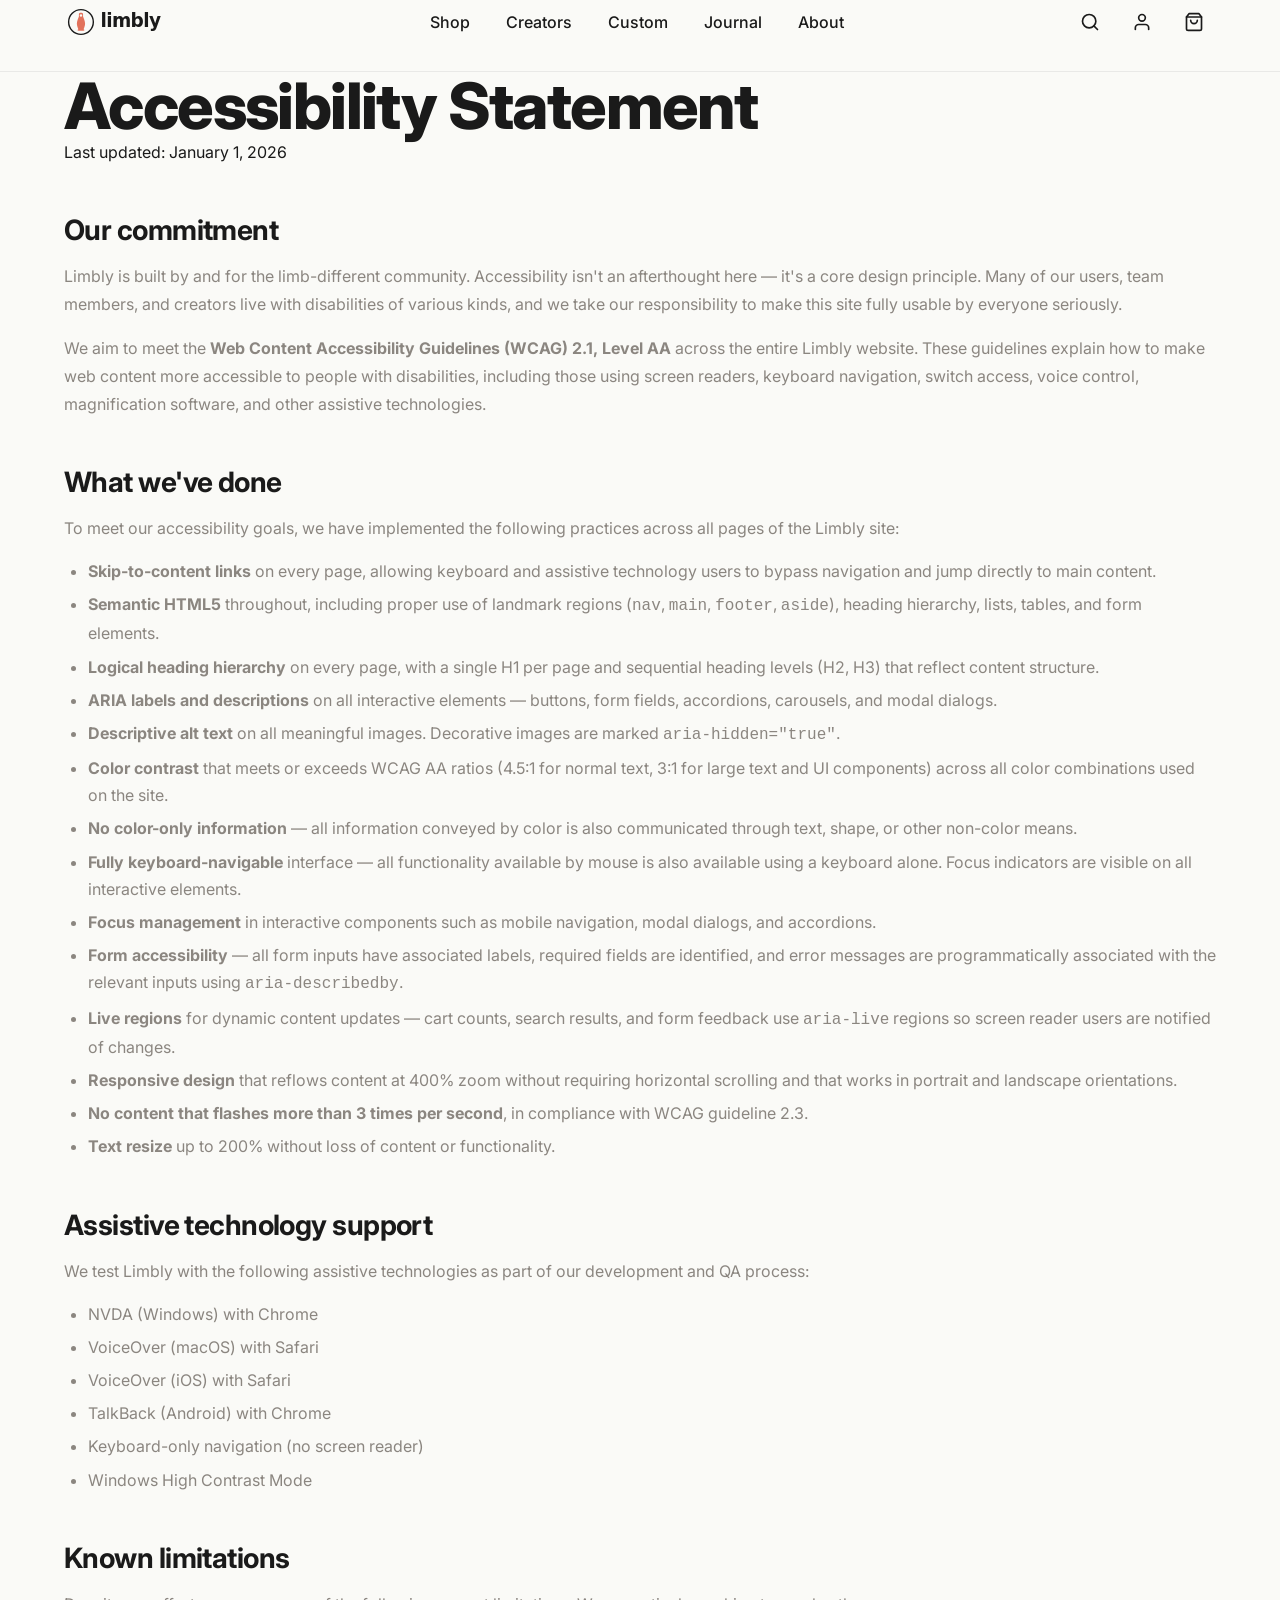
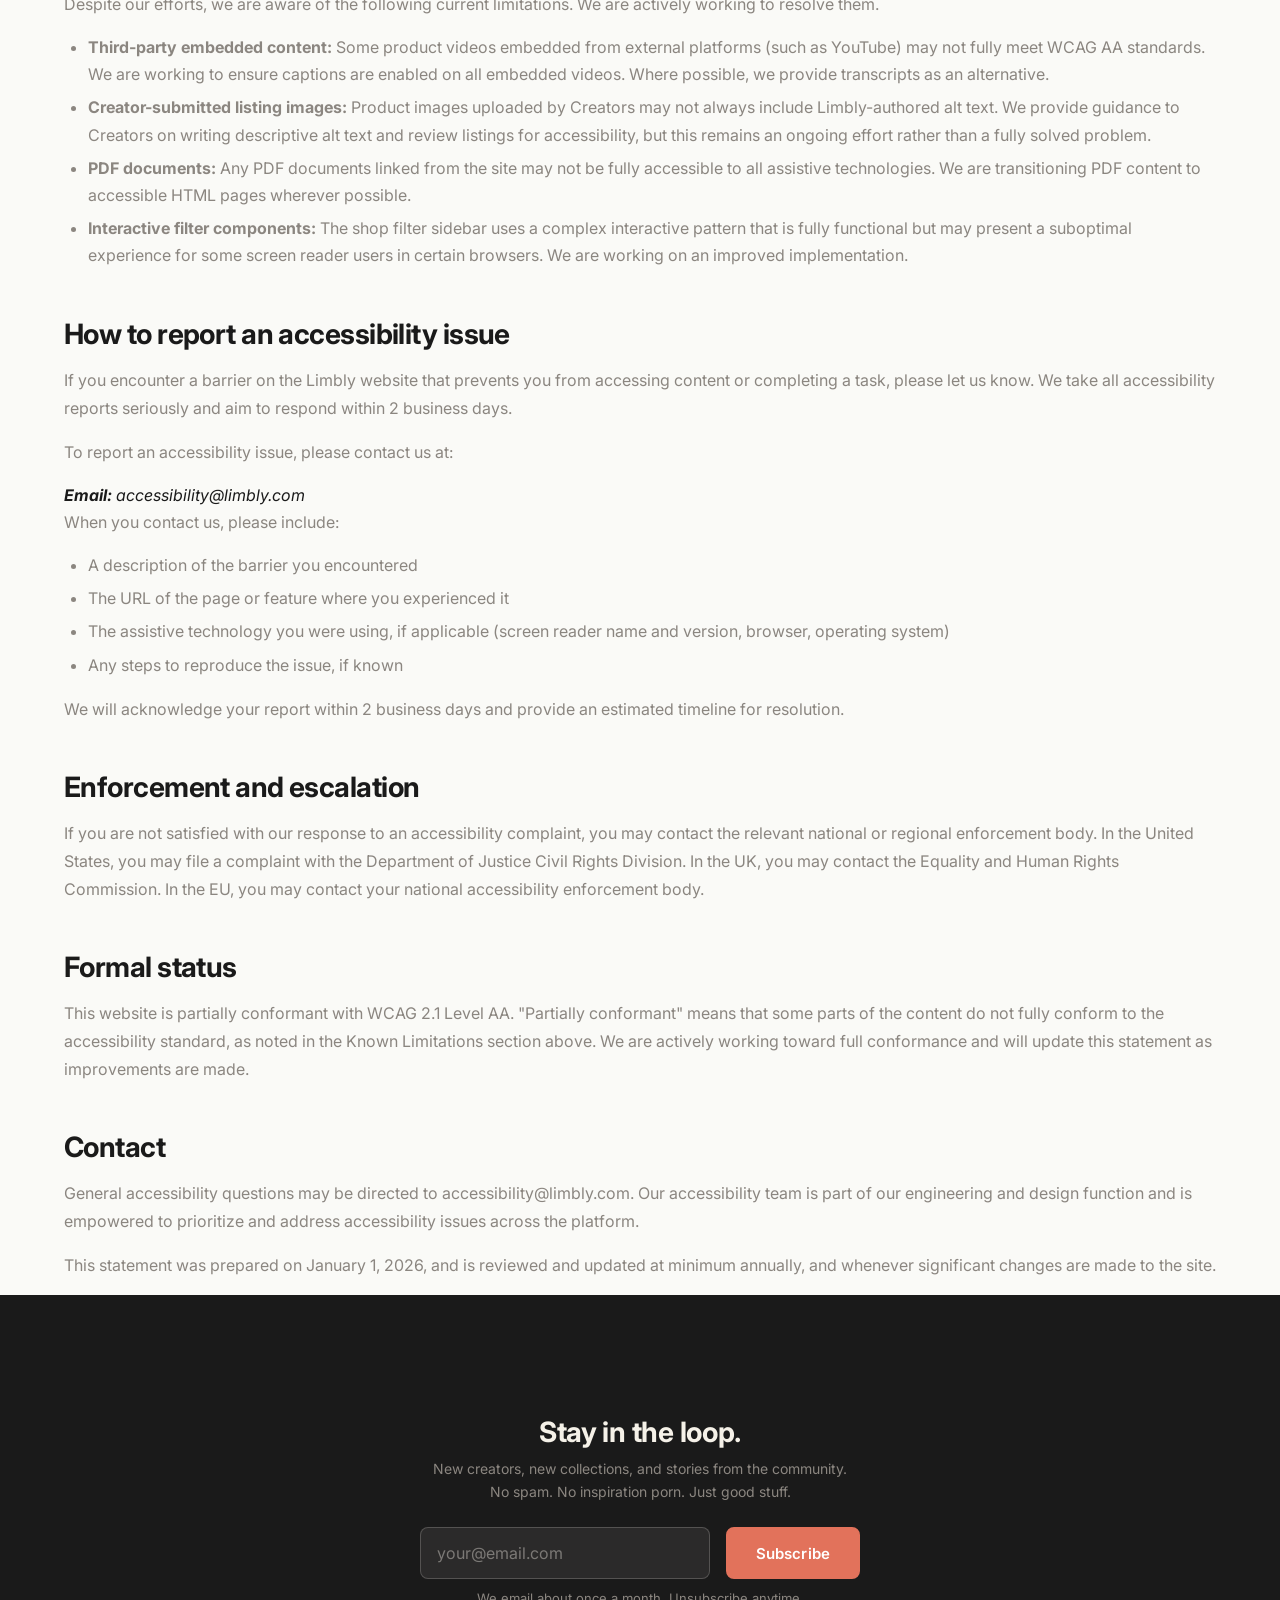
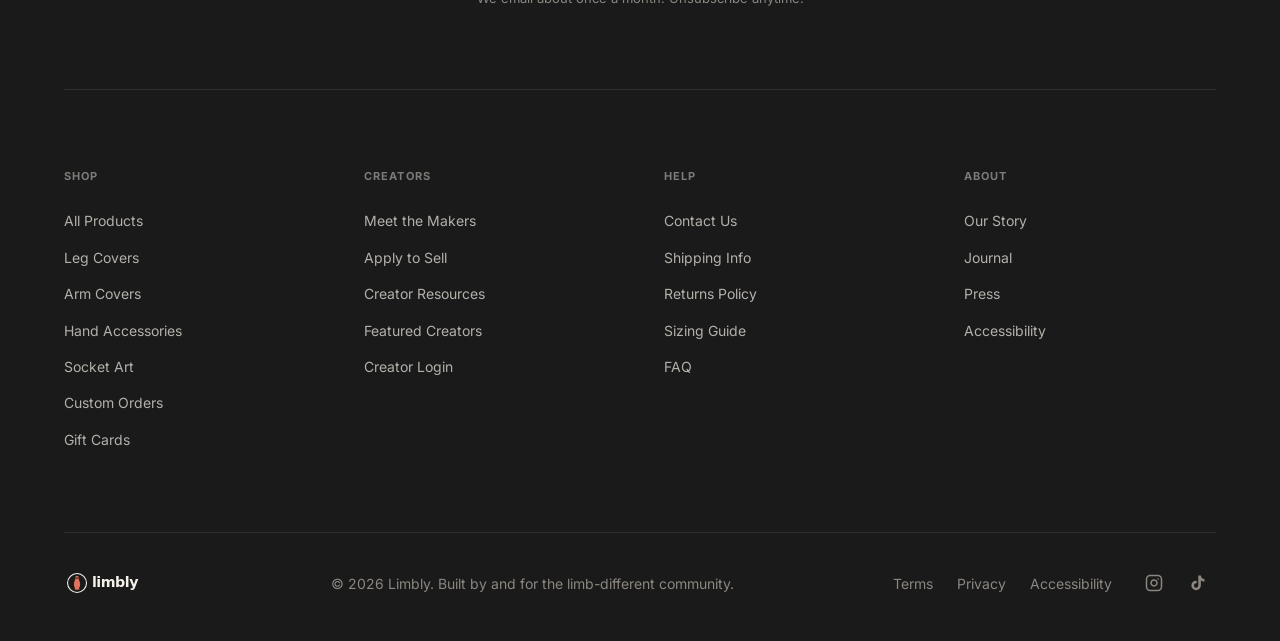
<file: accessibility.html>
<!DOCTYPE html>
<html lang="en">
<head>
  <meta charset="UTF-8">
  <meta name="viewport" content="width=device-width, initial-scale=1.0">
  <title>Accessibility Statement — Limbly</title>
  <meta name="description" content="Limbly's commitment to digital accessibility. We aim for WCAG 2.1 AA compliance and welcome feedback on barriers.">
  <meta property="og:title" content="Accessibility Statement — Limbly">
  <meta property="og:description" content="Limbly's commitment to accessible design and how to report barriers.">
  <meta property="og:type" content="website">
  <meta property="og:url" content="https://limbly.com/accessibility.html">
  <meta property="og:image" content="assets/og-default.jpg">
  <link rel="preconnect" href="https://fonts.googleapis.com">
  <link rel="preconnect" href="https://fonts.gstatic.com" crossorigin>
  <link href="https://fonts.googleapis.com/css2?family=Inter:wght@400;500;600;700;800&display=swap" rel="stylesheet">
  <link rel="stylesheet" href="css/main.css">
</head>
<body>

<a href="#main" class="skip-link">Skip to main content</a>

<nav class="site-nav" role="navigation" aria-label="Main navigation">
  <div class="container">
    <div class="nav-inner">
      <a href="index.html" class="nav-logo" aria-label="Limbly — home">
        <img src="assets/logo_primary.svg" alt="Limbly" height="34">
      </a>
      <ul class="nav-links" role="list">
        <li><a href="shop.html" class="nav-link">Shop</a></li>
        <li><a href="creators.html" class="nav-link">Creators</a></li>
        <li><a href="custom.html" class="nav-link">Custom</a></li>
        <li><a href="#" class="nav-link">Journal</a></li>
        <li><a href="about.html" class="nav-link">About</a></li>
      </ul>
      <div class="nav-actions">
        <button class="nav-icon-btn" aria-label="Search products">
          <svg width="20" height="20" viewBox="0 0 24 24" fill="none" stroke="currentColor" stroke-width="2" stroke-linecap="round" stroke-linejoin="round" aria-hidden="true"><circle cx="11" cy="11" r="8"/><path d="m21 21-4.35-4.35"/></svg>
        </button>
        <button class="nav-icon-btn" aria-label="My account">
          <svg width="20" height="20" viewBox="0 0 24 24" fill="none" stroke="currentColor" stroke-width="2" stroke-linecap="round" stroke-linejoin="round" aria-hidden="true"><path d="M20 21v-2a4 4 0 0 0-4-4H8a4 4 0 0 0-4 4v2"/><circle cx="12" cy="7" r="4"/></svg>
        </button>
        <button class="nav-icon-btn" aria-label="Shopping cart, 0 items">
          <svg width="20" height="20" viewBox="0 0 24 24" fill="none" stroke="currentColor" stroke-width="2" stroke-linecap="round" stroke-linejoin="round" aria-hidden="true"><path d="M6 2 3 6v14a2 2 0 0 0 2 2h14a2 2 0 0 0 2-2V6l-3-4z"/><line x1="3" x2="21" y1="6" y2="6"/><path d="M16 10a4 4 0 0 1-8 0"/></svg>
        </button>
        <button id="nav-menu-btn" class="nav-icon-btn nav-menu-btn" aria-label="Open menu" aria-expanded="false" aria-controls="mobile-nav">
          <svg width="22" height="22" viewBox="0 0 24 24" fill="none" stroke="currentColor" stroke-width="2" stroke-linecap="round" aria-hidden="true"><line x1="3" x2="21" y1="6" y2="6"/><line x1="3" x2="21" y1="12" y2="12"/><line x1="3" x2="21" y1="18" y2="18"/></svg>
        </button>
      </div>
    </div>
  </div>
  <div id="mobile-nav" class="mobile-nav" role="dialog" aria-label="Navigation menu">
    <a href="shop.html" class="mobile-nav-link">Shop</a>
    <div class="mobile-nav-sub">
      <a href="shop.html">All Products</a>
      <a href="shop.html#leg-covers">Leg Covers</a>
      <a href="shop.html#arm-covers">Arm Covers</a>
      <a href="shop.html#hand-accessories">Hand Accessories</a>
      <a href="shop.html#socket-art">Socket Art</a>
      <a href="shop.html#new-arrivals">New Arrivals</a>
    </div>
    <a href="creators.html" class="mobile-nav-link">Creators</a>
    <a href="custom.html" class="mobile-nav-link">Custom Orders</a>
    <a href="#" class="mobile-nav-link">Journal</a>
    <a href="about.html" class="mobile-nav-link">About</a>
    <a href="help.html" class="mobile-nav-link">Help</a>
    <a href="apply.html" class="mobile-nav-link">Apply to Sell</a>
  </div>
</nav>

<main id="main">
  <div class="legal-page">
    <div class="container container--narrow">

      <header class="legal-header">
        <h1>Accessibility Statement</h1>
        <p class="legal-updated">Last updated: <time datetime="2026-01-01">January 1, 2026</time></p>
      </header>

      <div class="prose">

        <h2>Our commitment</h2>

        <p>Limbly is built by and for the limb-different community. Accessibility isn't an afterthought here — it's a core design principle. Many of our users, team members, and creators live with disabilities of various kinds, and we take our responsibility to make this site fully usable by everyone seriously.</p>

        <p>We aim to meet the <strong>Web Content Accessibility Guidelines (WCAG) 2.1, Level AA</strong> across the entire Limbly website. These guidelines explain how to make web content more accessible to people with disabilities, including those using screen readers, keyboard navigation, switch access, voice control, magnification software, and other assistive technologies.</p>

        <h2>What we've done</h2>

        <p>To meet our accessibility goals, we have implemented the following practices across all pages of the Limbly site:</p>

        <ul>
          <li><strong>Skip-to-content links</strong> on every page, allowing keyboard and assistive technology users to bypass navigation and jump directly to main content.</li>
          <li><strong>Semantic HTML5</strong> throughout, including proper use of landmark regions (<code>nav</code>, <code>main</code>, <code>footer</code>, <code>aside</code>), heading hierarchy, lists, tables, and form elements.</li>
          <li><strong>Logical heading hierarchy</strong> on every page, with a single H1 per page and sequential heading levels (H2, H3) that reflect content structure.</li>
          <li><strong>ARIA labels and descriptions</strong> on all interactive elements — buttons, form fields, accordions, carousels, and modal dialogs.</li>
          <li><strong>Descriptive alt text</strong> on all meaningful images. Decorative images are marked <code>aria-hidden="true"</code>.</li>
          <li><strong>Color contrast</strong> that meets or exceeds WCAG AA ratios (4.5:1 for normal text, 3:1 for large text and UI components) across all color combinations used on the site.</li>
          <li><strong>No color-only information</strong> — all information conveyed by color is also communicated through text, shape, or other non-color means.</li>
          <li><strong>Fully keyboard-navigable</strong> interface — all functionality available by mouse is also available using a keyboard alone. Focus indicators are visible on all interactive elements.</li>
          <li><strong>Focus management</strong> in interactive components such as mobile navigation, modal dialogs, and accordions.</li>
          <li><strong>Form accessibility</strong> — all form inputs have associated labels, required fields are identified, and error messages are programmatically associated with the relevant inputs using <code>aria-describedby</code>.</li>
          <li><strong>Live regions</strong> for dynamic content updates — cart counts, search results, and form feedback use <code>aria-live</code> regions so screen reader users are notified of changes.</li>
          <li><strong>Responsive design</strong> that reflows content at 400% zoom without requiring horizontal scrolling and that works in portrait and landscape orientations.</li>
          <li><strong>No content that flashes more than 3 times per second</strong>, in compliance with WCAG guideline 2.3.</li>
          <li><strong>Text resize</strong> up to 200% without loss of content or functionality.</li>
        </ul>

        <h2>Assistive technology support</h2>

        <p>We test Limbly with the following assistive technologies as part of our development and QA process:</p>

        <ul>
          <li>NVDA (Windows) with Chrome</li>
          <li>VoiceOver (macOS) with Safari</li>
          <li>VoiceOver (iOS) with Safari</li>
          <li>TalkBack (Android) with Chrome</li>
          <li>Keyboard-only navigation (no screen reader)</li>
          <li>Windows High Contrast Mode</li>
        </ul>

        <h2>Known limitations</h2>

        <p>Despite our efforts, we are aware of the following current limitations. We are actively working to resolve them.</p>

        <ul>
          <li><strong>Third-party embedded content:</strong> Some product videos embedded from external platforms (such as YouTube) may not fully meet WCAG AA standards. We are working to ensure captions are enabled on all embedded videos. Where possible, we provide transcripts as an alternative.</li>
          <li><strong>Creator-submitted listing images:</strong> Product images uploaded by Creators may not always include Limbly-authored alt text. We provide guidance to Creators on writing descriptive alt text and review listings for accessibility, but this remains an ongoing effort rather than a fully solved problem.</li>
          <li><strong>PDF documents:</strong> Any PDF documents linked from the site may not be fully accessible to all assistive technologies. We are transitioning PDF content to accessible HTML pages wherever possible.</li>
          <li><strong>Interactive filter components:</strong> The shop filter sidebar uses a complex interactive pattern that is fully functional but may present a suboptimal experience for some screen reader users in certain browsers. We are working on an improved implementation.</li>
        </ul>

        <h2>How to report an accessibility issue</h2>

        <p>If you encounter a barrier on the Limbly website that prevents you from accessing content or completing a task, please let us know. We take all accessibility reports seriously and aim to respond within 2 business days.</p>

        <p>To report an accessibility issue, please contact us at:</p>

        <address>
          <strong>Email:</strong> <a href="mailto:accessibility@limbly.com">accessibility@limbly.com</a>
        </address>

        <p>When you contact us, please include:</p>
        <ul>
          <li>A description of the barrier you encountered</li>
          <li>The URL of the page or feature where you experienced it</li>
          <li>The assistive technology you were using, if applicable (screen reader name and version, browser, operating system)</li>
          <li>Any steps to reproduce the issue, if known</li>
        </ul>

        <p>We will acknowledge your report within 2 business days and provide an estimated timeline for resolution.</p>

        <h2>Enforcement and escalation</h2>

        <p>If you are not satisfied with our response to an accessibility complaint, you may contact the relevant national or regional enforcement body. In the United States, you may file a complaint with the Department of Justice Civil Rights Division. In the UK, you may contact the Equality and Human Rights Commission. In the EU, you may contact your national accessibility enforcement body.</p>

        <h2>Formal status</h2>

        <p>This website is partially conformant with WCAG 2.1 Level AA. "Partially conformant" means that some parts of the content do not fully conform to the accessibility standard, as noted in the Known Limitations section above. We are actively working toward full conformance and will update this statement as improvements are made.</p>

        <h2>Contact</h2>

        <p>General accessibility questions may be directed to <a href="mailto:accessibility@limbly.com">accessibility@limbly.com</a>. Our accessibility team is part of our engineering and design function and is empowered to prioritize and address accessibility issues across the platform.</p>

        <p>This statement was prepared on January 1, 2026, and is reviewed and updated at minimum annually, and whenever significant changes are made to the site.</p>

      </div>
    </div>
  </div>
</main>

<footer class="site-footer" role="contentinfo">
  <div class="container">
    <div class="footer-signup">
      <h2 class="h3 text-cream">Stay in the loop.</h2>
      <p class="body-sm" style="color:var(--c-warm-gray);margin-top:8px;">New creators, new collections, and stories from the community.<br>No spam. No inspiration porn. Just good stuff.</p>
      <form class="footer-signup-form js-signup-form" aria-label="Newsletter signup">
        <label for="footer-email" class="sr-only">Email address</label>
        <input type="email" id="footer-email" name="email" class="form-input" placeholder="your@email.com" autocomplete="email" required>
        <button type="submit" class="btn btn-coral">Subscribe</button>
      </form>
      <p class="signup-feedback sr-only" role="status" hidden></p>
      <p class="caption" style="color:var(--c-warm-gray);margin-top:10px;">We email about once a month. Unsubscribe anytime.</p>
    </div>
    <div class="footer-cols">
      <div>
        <h3 class="footer-col-title">Shop</h3>
        <ul class="footer-links" role="list">
          <li><a href="shop.html" class="footer-link">All Products</a></li>
          <li><a href="shop.html#leg-covers" class="footer-link">Leg Covers</a></li>
          <li><a href="shop.html#arm-covers" class="footer-link">Arm Covers</a></li>
          <li><a href="shop.html#hand-accessories" class="footer-link">Hand Accessories</a></li>
          <li><a href="shop.html#socket-art" class="footer-link">Socket Art</a></li>
          <li><a href="custom.html" class="footer-link">Custom Orders</a></li>
          <li><a href="#" class="footer-link">Gift Cards</a></li>
        </ul>
      </div>
      <div>
        <h3 class="footer-col-title">Creators</h3>
        <ul class="footer-links" role="list">
          <li><a href="creators.html" class="footer-link">Meet the Makers</a></li>
          <li><a href="apply.html" class="footer-link">Apply to Sell</a></li>
          <li><a href="#" class="footer-link">Creator Resources</a></li>
          <li><a href="creators.html" class="footer-link">Featured Creators</a></li>
          <li><a href="#" class="footer-link">Creator Login</a></li>
        </ul>
      </div>
      <div>
        <h3 class="footer-col-title">Help</h3>
        <ul class="footer-links" role="list">
          <li><a href="help.html" class="footer-link">Contact Us</a></li>
          <li><a href="help.html#shipping" class="footer-link">Shipping Info</a></li>
          <li><a href="help.html#returns" class="footer-link">Returns Policy</a></li>
          <li><a href="help.html#sizing" class="footer-link">Sizing Guide</a></li>
          <li><a href="help.html" class="footer-link">FAQ</a></li>
        </ul>
      </div>
      <div>
        <h3 class="footer-col-title">About</h3>
        <ul class="footer-links" role="list">
          <li><a href="about.html" class="footer-link">Our Story</a></li>
          <li><a href="#" class="footer-link">Journal</a></li>
          <li><a href="#" class="footer-link">Press</a></li>
          <li><a href="accessibility.html" class="footer-link">Accessibility</a></li>
        </ul>
      </div>
    </div>
    <div class="footer-bottom">
      <a href="index.html" aria-label="Limbly — home">
        <img src="assets/logo_white.svg" alt="Limbly" class="footer-logo">
      </a>
      <p class="footer-copyright">© 2026 Limbly. Built by and for the limb-different community.</p>
      <div class="footer-bottom-right">
        <a href="terms.html" class="footer-legal-link">Terms</a>
        <a href="privacy.html" class="footer-legal-link">Privacy</a>
        <a href="accessibility.html" class="footer-legal-link">Accessibility</a>
        <div class="footer-social">
          <a href="#" class="footer-social-link" aria-label="Limbly on Instagram">
            <svg width="18" height="18" viewBox="0 0 24 24" fill="none" stroke="currentColor" stroke-width="2" stroke-linecap="round" stroke-linejoin="round" aria-hidden="true"><rect width="20" height="20" x="2" y="2" rx="5" ry="5"/><path d="M16 11.37A4 4 0 1 1 12.63 8 4 4 0 0 1 16 11.37z"/><line x1="17.5" x2="17.51" y1="6.5" y2="6.5"/></svg>
          </a>
          <a href="#" class="footer-social-link" aria-label="Limbly on TikTok">
            <svg width="18" height="18" viewBox="0 0 24 24" fill="currentColor" aria-hidden="true"><path d="M19.59 6.69a4.83 4.83 0 0 1-3.77-4.25V2h-3.45v13.67a2.89 2.89 0 0 1-2.88 2.5 2.89 2.89 0 0 1-2.89-2.89 2.89 2.89 0 0 1 2.89-2.89c.28 0 .54.04.79.1V9.01a6.34 6.34 0 0 0-.79-.05 6.34 6.34 0 0 0-6.34 6.34 6.34 6.34 0 0 0 6.34 6.34 6.34 6.34 0 0 0 6.33-6.34V8.69a8.17 8.17 0 0 0 4.78 1.52V6.76a4.85 4.85 0 0 1-1.01-.07z"/></svg>
          </a>
        </div>
      </div>
    </div>
  </div>
</footer>
<script src="js/main.js"></script>

</body>
</html>
</file>
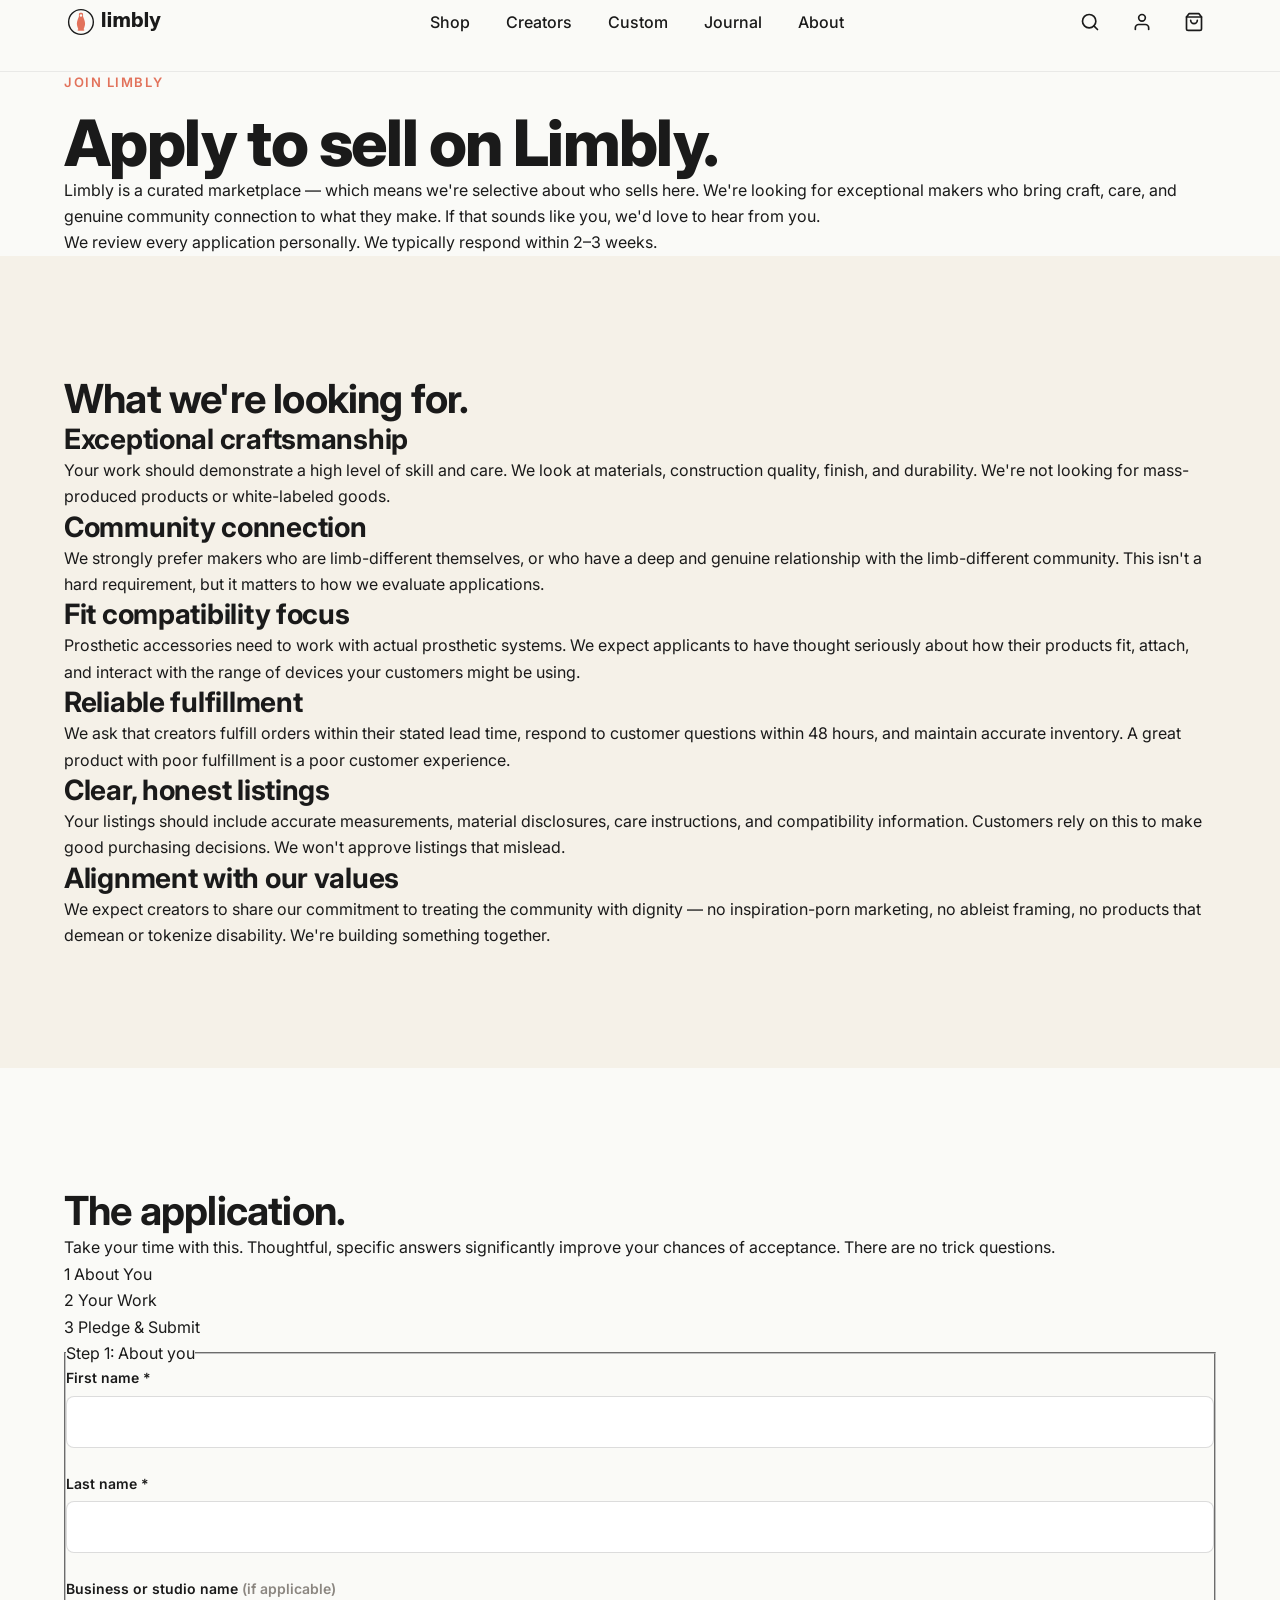
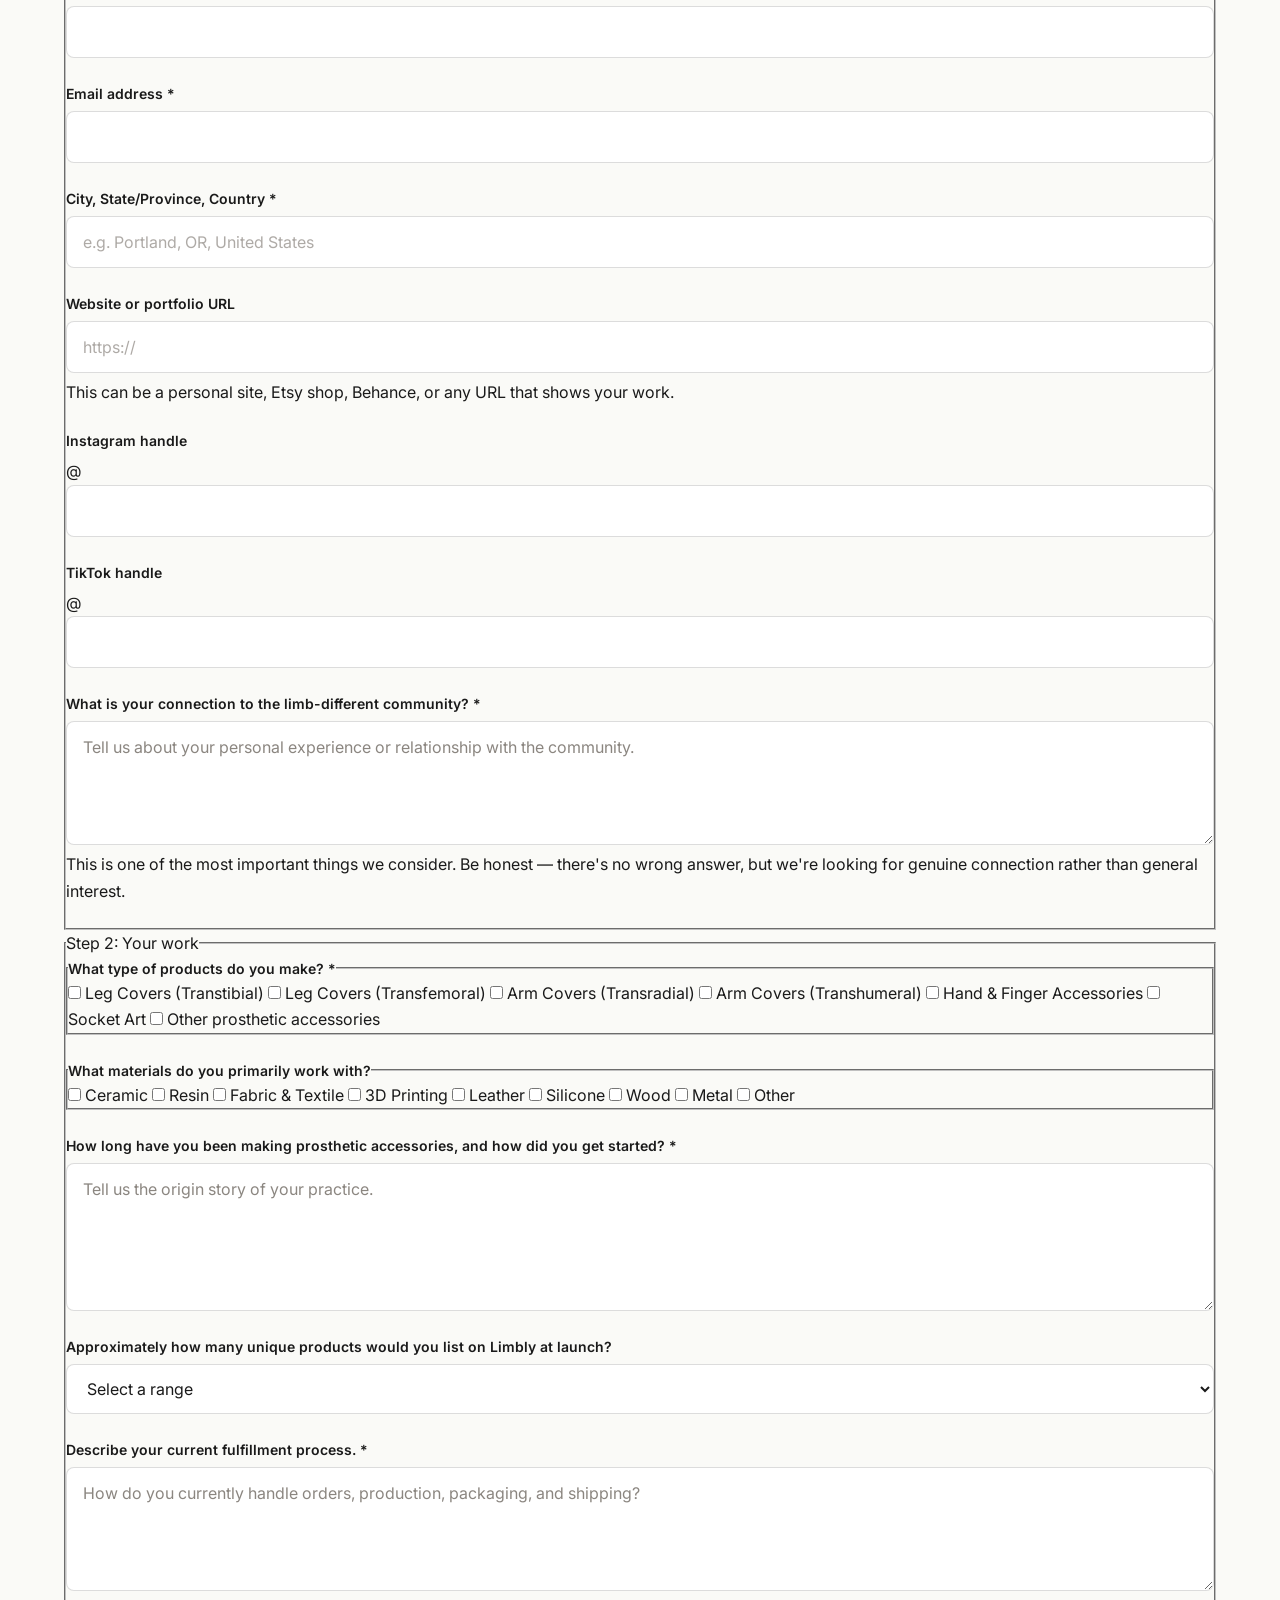
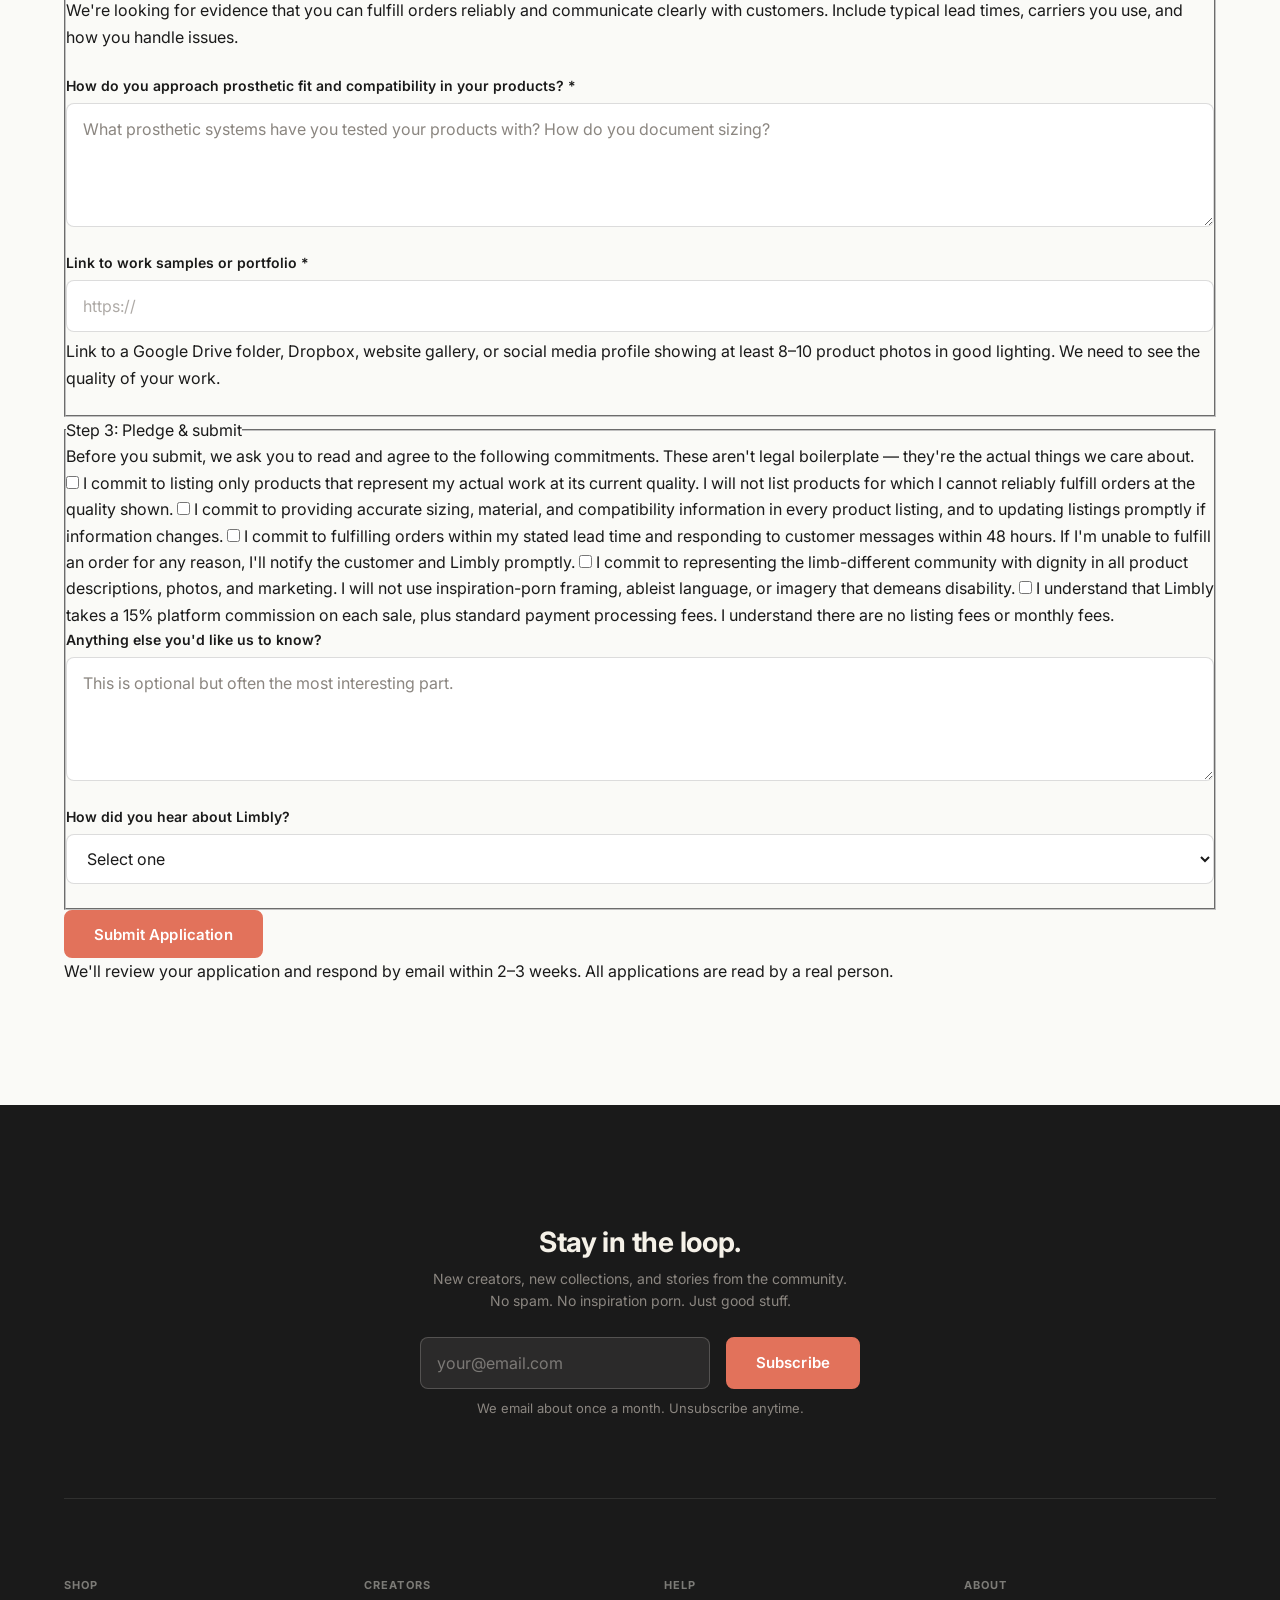
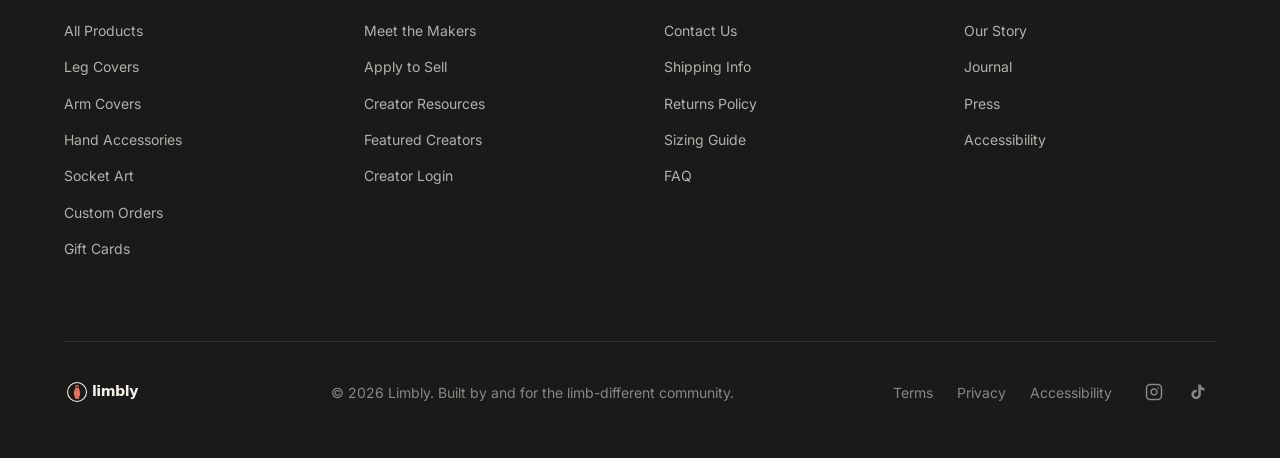
<file: apply.html>
<!DOCTYPE html>
<html lang="en">
<head>
  <meta charset="UTF-8">
  <meta name="viewport" content="width=device-width, initial-scale=1.0">
  <title>Apply to Sell on Limbly</title>
  <meta name="description" content="Apply to become a creator on Limbly — a curated marketplace for prosthetic accessories made by and for the limb-different community.">
  <meta property="og:title" content="Apply to Sell on Limbly">
  <meta property="og:description" content="We're looking for exceptional makers with a genuine connection to the limb-different community. Apply to join Limbly.">
  <meta property="og:type" content="website">
  <meta property="og:url" content="https://limbly.com/apply.html">
  <meta property="og:image" content="assets/og-apply.jpg">
  <link rel="preconnect" href="https://fonts.googleapis.com">
  <link rel="preconnect" href="https://fonts.gstatic.com" crossorigin>
  <link href="https://fonts.googleapis.com/css2?family=Inter:wght@400;500;600;700;800&display=swap" rel="stylesheet">
  <link rel="stylesheet" href="css/main.css">
</head>
<body>

<a href="#main" class="skip-link">Skip to main content</a>

<nav class="site-nav" role="navigation" aria-label="Main navigation">
  <div class="container">
    <div class="nav-inner">
      <a href="index.html" class="nav-logo" aria-label="Limbly — home">
        <img src="assets/logo_primary.svg" alt="Limbly" height="34">
      </a>
      <ul class="nav-links" role="list">
        <li><a href="shop.html" class="nav-link">Shop</a></li>
        <li><a href="creators.html" class="nav-link">Creators</a></li>
        <li><a href="custom.html" class="nav-link">Custom</a></li>
        <li><a href="#" class="nav-link">Journal</a></li>
        <li><a href="about.html" class="nav-link">About</a></li>
      </ul>
      <div class="nav-actions">
        <button class="nav-icon-btn" aria-label="Search products">
          <svg width="20" height="20" viewBox="0 0 24 24" fill="none" stroke="currentColor" stroke-width="2" stroke-linecap="round" stroke-linejoin="round" aria-hidden="true"><circle cx="11" cy="11" r="8"/><path d="m21 21-4.35-4.35"/></svg>
        </button>
        <button class="nav-icon-btn" aria-label="My account">
          <svg width="20" height="20" viewBox="0 0 24 24" fill="none" stroke="currentColor" stroke-width="2" stroke-linecap="round" stroke-linejoin="round" aria-hidden="true"><path d="M20 21v-2a4 4 0 0 0-4-4H8a4 4 0 0 0-4 4v2"/><circle cx="12" cy="7" r="4"/></svg>
        </button>
        <button class="nav-icon-btn" aria-label="Shopping cart, 0 items">
          <svg width="20" height="20" viewBox="0 0 24 24" fill="none" stroke="currentColor" stroke-width="2" stroke-linecap="round" stroke-linejoin="round" aria-hidden="true"><path d="M6 2 3 6v14a2 2 0 0 0 2 2h14a2 2 0 0 0 2-2V6l-3-4z"/><line x1="3" x2="21" y1="6" y2="6"/><path d="M16 10a4 4 0 0 1-8 0"/></svg>
        </button>
        <button id="nav-menu-btn" class="nav-icon-btn nav-menu-btn" aria-label="Open menu" aria-expanded="false" aria-controls="mobile-nav">
          <svg width="22" height="22" viewBox="0 0 24 24" fill="none" stroke="currentColor" stroke-width="2" stroke-linecap="round" aria-hidden="true"><line x1="3" x2="21" y1="6" y2="6"/><line x1="3" x2="21" y1="12" y2="12"/><line x1="3" x2="21" y1="18" y2="18"/></svg>
        </button>
      </div>
    </div>
  </div>
  <div id="mobile-nav" class="mobile-nav" role="dialog" aria-label="Navigation menu">
    <a href="shop.html" class="mobile-nav-link">Shop</a>
    <div class="mobile-nav-sub">
      <a href="shop.html">All Products</a>
      <a href="shop.html#leg-covers">Leg Covers</a>
      <a href="shop.html#arm-covers">Arm Covers</a>
      <a href="shop.html#hand-accessories">Hand Accessories</a>
      <a href="shop.html#socket-art">Socket Art</a>
      <a href="shop.html#new-arrivals">New Arrivals</a>
    </div>
    <a href="creators.html" class="mobile-nav-link">Creators</a>
    <a href="custom.html" class="mobile-nav-link">Custom Orders</a>
    <a href="#" class="mobile-nav-link">Journal</a>
    <a href="about.html" class="mobile-nav-link">About</a>
    <a href="help.html" class="mobile-nav-link">Help</a>
    <a href="apply.html" class="mobile-nav-link">Apply to Sell</a>
  </div>
</nav>

<main id="main">

  <!-- Hero -->
  <section class="apply-hero" aria-labelledby="apply-hero-heading">
    <div class="container container--narrow">
      <p class="eyebrow">JOIN LIMBLY</p>
      <h1 id="apply-hero-heading">Apply to sell on Limbly.</h1>
      <p class="apply-hero-body">Limbly is a curated marketplace — which means we're selective about who sells here. We're looking for exceptional makers who bring craft, care, and genuine community connection to what they make. If that sounds like you, we'd love to hear from you.</p>
      <p class="apply-hero-body">We review every application personally. We typically respond within 2–3 weeks.</p>
    </div>
  </section>

  <!-- What We're Looking For -->
  <section class="section section--cream" aria-labelledby="looking-for-heading">
    <div class="container container--narrow">
      <h2 id="looking-for-heading">What we're looking for.</h2>
      <div class="looking-for-grid">

        <div class="looking-for-item">
          <h3 class="looking-for-title">Exceptional craftsmanship</h3>
          <p>Your work should demonstrate a high level of skill and care. We look at materials, construction quality, finish, and durability. We're not looking for mass-produced products or white-labeled goods.</p>
        </div>

        <div class="looking-for-item">
          <h3 class="looking-for-title">Community connection</h3>
          <p>We strongly prefer makers who are limb-different themselves, or who have a deep and genuine relationship with the limb-different community. This isn't a hard requirement, but it matters to how we evaluate applications.</p>
        </div>

        <div class="looking-for-item">
          <h3 class="looking-for-title">Fit compatibility focus</h3>
          <p>Prosthetic accessories need to work with actual prosthetic systems. We expect applicants to have thought seriously about how their products fit, attach, and interact with the range of devices your customers might be using.</p>
        </div>

        <div class="looking-for-item">
          <h3 class="looking-for-title">Reliable fulfillment</h3>
          <p>We ask that creators fulfill orders within their stated lead time, respond to customer questions within 48 hours, and maintain accurate inventory. A great product with poor fulfillment is a poor customer experience.</p>
        </div>

        <div class="looking-for-item">
          <h3 class="looking-for-title">Clear, honest listings</h3>
          <p>Your listings should include accurate measurements, material disclosures, care instructions, and compatibility information. Customers rely on this to make good purchasing decisions. We won't approve listings that mislead.</p>
        </div>

        <div class="looking-for-item">
          <h3 class="looking-for-title">Alignment with our values</h3>
          <p>We expect creators to share our commitment to treating the community with dignity — no inspiration-porn marketing, no ableist framing, no products that demean or tokenize disability. We're building something together.</p>
        </div>

      </div>
    </div>
  </section>

  <!-- Application Form -->
  <section class="section" aria-labelledby="application-form-heading">
    <div class="container container--narrow">
      <h2 id="application-form-heading">The application.</h2>
      <p class="apply-form-intro">Take your time with this. Thoughtful, specific answers significantly improve your chances of acceptance. There are no trick questions.</p>

      <form class="apply-form js-apply-form" novalidate aria-label="Creator application form">

        <!-- Progress Indicator -->
        <div class="form-progress" aria-label="Application progress, step 1 of 3">
          <div class="form-progress-steps">
            <div class="form-progress-step form-progress-step--active" aria-label="Step 1: About You (current step)">
              <span class="form-progress-num" aria-hidden="true">1</span>
              <span class="form-progress-label">About You</span>
            </div>
            <div class="form-progress-connector" aria-hidden="true"></div>
            <div class="form-progress-step" aria-label="Step 2: Your Work (upcoming)">
              <span class="form-progress-num" aria-hidden="true">2</span>
              <span class="form-progress-label">Your Work</span>
            </div>
            <div class="form-progress-connector" aria-hidden="true"></div>
            <div class="form-progress-step" aria-label="Step 3: Pledge and Submit (upcoming)">
              <span class="form-progress-num" aria-hidden="true">3</span>
              <span class="form-progress-label">Pledge &amp; Submit</span>
            </div>
          </div>
        </div>

        <!-- Step 1: About You -->
        <fieldset class="form-step" id="form-step-1">
          <legend class="form-step-title">Step 1: About you</legend>

          <div class="form-row form-row--2">
            <div class="form-group">
              <label for="first-name" class="form-label">First name <span class="form-required" aria-hidden="true">*</span><span class="sr-only">(required)</span></label>
              <input type="text" id="first-name" name="first-name" class="form-input" autocomplete="given-name" required aria-describedby="first-name-err">
              <span id="first-name-err" class="form-error" role="alert" hidden></span>
            </div>
            <div class="form-group">
              <label for="last-name" class="form-label">Last name <span class="form-required" aria-hidden="true">*</span><span class="sr-only">(required)</span></label>
              <input type="text" id="last-name" name="last-name" class="form-input" autocomplete="family-name" required aria-describedby="last-name-err">
              <span id="last-name-err" class="form-error" role="alert" hidden></span>
            </div>
          </div>

          <div class="form-group">
            <label for="business-name" class="form-label">Business or studio name <span class="form-hint">(if applicable)</span></label>
            <input type="text" id="business-name" name="business-name" class="form-input" autocomplete="organization">
          </div>

          <div class="form-group">
            <label for="apply-email" class="form-label">Email address <span class="form-required" aria-hidden="true">*</span><span class="sr-only">(required)</span></label>
            <input type="email" id="apply-email" name="email" class="form-input" autocomplete="email" required aria-describedby="apply-email-err">
            <span id="apply-email-err" class="form-error" role="alert" hidden></span>
          </div>

          <div class="form-group">
            <label for="location" class="form-label">City, State/Province, Country <span class="form-required" aria-hidden="true">*</span><span class="sr-only">(required)</span></label>
            <input type="text" id="location" name="location" class="form-input" autocomplete="address-level2" required placeholder="e.g. Portland, OR, United States">
          </div>

          <div class="form-group">
            <label for="website" class="form-label">Website or portfolio URL</label>
            <input type="url" id="website" name="website" class="form-input" autocomplete="url" placeholder="https://">
            <p class="form-hint-text">This can be a personal site, Etsy shop, Behance, or any URL that shows your work.</p>
          </div>

          <div class="form-row form-row--2">
            <div class="form-group">
              <label for="instagram" class="form-label">Instagram handle</label>
              <div class="input-with-prefix">
                <span class="input-prefix" aria-hidden="true">@</span>
                <input type="text" id="instagram" name="instagram" class="form-input form-input--prefixed" autocomplete="off">
              </div>
            </div>
            <div class="form-group">
              <label for="tiktok" class="form-label">TikTok handle</label>
              <div class="input-with-prefix">
                <span class="input-prefix" aria-hidden="true">@</span>
                <input type="text" id="tiktok" name="tiktok" class="form-input form-input--prefixed" autocomplete="off">
              </div>
            </div>
          </div>

          <div class="form-group">
            <label for="community-connection" class="form-label">What is your connection to the limb-different community? <span class="form-required" aria-hidden="true">*</span><span class="sr-only">(required)</span></label>
            <textarea id="community-connection" name="community-connection" class="form-textarea" rows="4" required aria-describedby="community-hint community-connection-err" placeholder="Tell us about your personal experience or relationship with the community."></textarea>
            <p id="community-hint" class="form-hint-text">This is one of the most important things we consider. Be honest — there's no wrong answer, but we're looking for genuine connection rather than general interest.</p>
            <span id="community-connection-err" class="form-error" role="alert" hidden></span>
          </div>

        </fieldset>

        <!-- Step 2: Your Work -->
        <fieldset class="form-step" id="form-step-2">
          <legend class="form-step-title">Step 2: Your work</legend>

          <div class="form-group">
            <fieldset class="form-nested-fieldset">
              <legend class="form-label">What type of products do you make? <span class="form-required" aria-hidden="true">*</span><span class="sr-only">(required — select all that apply)</span></legend>
              <div class="form-checkboxes">
                <label class="form-checkbox-option">
                  <input type="checkbox" name="product-types" value="leg-covers" class="form-checkbox">
                  <span>Leg Covers (Transtibial)</span>
                </label>
                <label class="form-checkbox-option">
                  <input type="checkbox" name="product-types" value="leg-covers-tf" class="form-checkbox">
                  <span>Leg Covers (Transfemoral)</span>
                </label>
                <label class="form-checkbox-option">
                  <input type="checkbox" name="product-types" value="arm-covers" class="form-checkbox">
                  <span>Arm Covers (Transradial)</span>
                </label>
                <label class="form-checkbox-option">
                  <input type="checkbox" name="product-types" value="arm-covers-th" class="form-checkbox">
                  <span>Arm Covers (Transhumeral)</span>
                </label>
                <label class="form-checkbox-option">
                  <input type="checkbox" name="product-types" value="hand-accessories" class="form-checkbox">
                  <span>Hand &amp; Finger Accessories</span>
                </label>
                <label class="form-checkbox-option">
                  <input type="checkbox" name="product-types" value="socket-art" class="form-checkbox">
                  <span>Socket Art</span>
                </label>
                <label class="form-checkbox-option">
                  <input type="checkbox" name="product-types" value="other" class="form-checkbox">
                  <span>Other prosthetic accessories</span>
                </label>
              </div>
            </fieldset>
          </div>

          <div class="form-group">
            <fieldset class="form-nested-fieldset">
              <legend class="form-label">What materials do you primarily work with? <span class="sr-only">(select all that apply)</span></legend>
              <div class="form-checkboxes form-checkboxes--3col">
                <label class="form-checkbox-option">
                  <input type="checkbox" name="materials" value="ceramic" class="form-checkbox">
                  <span>Ceramic</span>
                </label>
                <label class="form-checkbox-option">
                  <input type="checkbox" name="materials" value="resin" class="form-checkbox">
                  <span>Resin</span>
                </label>
                <label class="form-checkbox-option">
                  <input type="checkbox" name="materials" value="fabric" class="form-checkbox">
                  <span>Fabric &amp; Textile</span>
                </label>
                <label class="form-checkbox-option">
                  <input type="checkbox" name="materials" value="3d-printing" class="form-checkbox">
                  <span>3D Printing</span>
                </label>
                <label class="form-checkbox-option">
                  <input type="checkbox" name="materials" value="leather" class="form-checkbox">
                  <span>Leather</span>
                </label>
                <label class="form-checkbox-option">
                  <input type="checkbox" name="materials" value="silicone" class="form-checkbox">
                  <span>Silicone</span>
                </label>
                <label class="form-checkbox-option">
                  <input type="checkbox" name="materials" value="wood" class="form-checkbox">
                  <span>Wood</span>
                </label>
                <label class="form-checkbox-option">
                  <input type="checkbox" name="materials" value="metal" class="form-checkbox">
                  <span>Metal</span>
                </label>
                <label class="form-checkbox-option">
                  <input type="checkbox" name="materials" value="other" class="form-checkbox">
                  <span>Other</span>
                </label>
              </div>
            </fieldset>
          </div>

          <div class="form-group">
            <label for="experience" class="form-label">How long have you been making prosthetic accessories, and how did you get started? <span class="form-required" aria-hidden="true">*</span><span class="sr-only">(required)</span></label>
            <textarea id="experience" name="experience" class="form-textarea" rows="5" required aria-describedby="experience-err" placeholder="Tell us the origin story of your practice."></textarea>
            <span id="experience-err" class="form-error" role="alert" hidden></span>
          </div>

          <div class="form-group">
            <label for="product-count" class="form-label">Approximately how many unique products would you list on Limbly at launch?</label>
            <select id="product-count" name="product-count" class="form-select">
              <option value="">Select a range</option>
              <option value="1-5">1–5 products</option>
              <option value="6-15">6–15 products</option>
              <option value="16-30">16–30 products</option>
              <option value="30+">More than 30 products</option>
            </select>
          </div>

          <div class="form-group">
            <label for="fulfillment" class="form-label">Describe your current fulfillment process. <span class="form-required" aria-hidden="true">*</span><span class="sr-only">(required)</span></label>
            <textarea id="fulfillment" name="fulfillment" class="form-textarea" rows="4" required aria-describedby="fulfillment-hint fulfillment-err" placeholder="How do you currently handle orders, production, packaging, and shipping?"></textarea>
            <p id="fulfillment-hint" class="form-hint-text">We're looking for evidence that you can fulfill orders reliably and communicate clearly with customers. Include typical lead times, carriers you use, and how you handle issues.</p>
            <span id="fulfillment-err" class="form-error" role="alert" hidden></span>
          </div>

          <div class="form-group">
            <label for="fit-compatibility" class="form-label">How do you approach prosthetic fit and compatibility in your products? <span class="form-required" aria-hidden="true">*</span><span class="sr-only">(required)</span></label>
            <textarea id="fit-compatibility" name="fit-compatibility" class="form-textarea" rows="4" required placeholder="What prosthetic systems have you tested your products with? How do you document sizing?"></textarea>
          </div>

          <div class="form-group">
            <label for="work-samples" class="form-label">Link to work samples or portfolio <span class="form-required" aria-hidden="true">*</span><span class="sr-only">(required)</span></label>
            <input type="url" id="work-samples" name="work-samples" class="form-input" required placeholder="https://" aria-describedby="work-samples-hint work-samples-err">
            <p id="work-samples-hint" class="form-hint-text">Link to a Google Drive folder, Dropbox, website gallery, or social media profile showing at least 8–10 product photos in good lighting. We need to see the quality of your work.</p>
            <span id="work-samples-err" class="form-error" role="alert" hidden></span>
          </div>

        </fieldset>

        <!-- Step 3: Pledge & Submit -->
        <fieldset class="form-step" id="form-step-3">
          <legend class="form-step-title">Step 3: Pledge &amp; submit</legend>

          <p class="form-step-intro">Before you submit, we ask you to read and agree to the following commitments. These aren't legal boilerplate — they're the actual things we care about.</p>

          <div class="form-pledges">

            <label class="form-pledge-option">
              <input type="checkbox" name="pledge-quality" value="yes" class="form-checkbox" required aria-describedby="pledge-quality-err">
              <span class="form-pledge-text">I commit to listing only products that represent my actual work at its current quality. I will not list products for which I cannot reliably fulfill orders at the quality shown.</span>
            </label>
            <span id="pledge-quality-err" class="form-error" role="alert" hidden></span>

            <label class="form-pledge-option">
              <input type="checkbox" name="pledge-fit" value="yes" class="form-checkbox" required aria-describedby="pledge-fit-err">
              <span class="form-pledge-text">I commit to providing accurate sizing, material, and compatibility information in every product listing, and to updating listings promptly if information changes.</span>
            </label>
            <span id="pledge-fit-err" class="form-error" role="alert" hidden></span>

            <label class="form-pledge-option">
              <input type="checkbox" name="pledge-fulfillment" value="yes" class="form-checkbox" required aria-describedby="pledge-fulfillment-err">
              <span class="form-pledge-text">I commit to fulfilling orders within my stated lead time and responding to customer messages within 48 hours. If I'm unable to fulfill an order for any reason, I'll notify the customer and Limbly promptly.</span>
            </label>
            <span id="pledge-fulfillment-err" class="form-error" role="alert" hidden></span>

            <label class="form-pledge-option">
              <input type="checkbox" name="pledge-community" value="yes" class="form-checkbox" required aria-describedby="pledge-community-err">
              <span class="form-pledge-text">I commit to representing the limb-different community with dignity in all product descriptions, photos, and marketing. I will not use inspiration-porn framing, ableist language, or imagery that demeans disability.</span>
            </label>
            <span id="pledge-community-err" class="form-error" role="alert" hidden></span>

            <label class="form-pledge-option">
              <input type="checkbox" name="pledge-commission" value="yes" class="form-checkbox" required aria-describedby="pledge-commission-err">
              <span class="form-pledge-text">I understand that Limbly takes a 15% platform commission on each sale, plus standard payment processing fees. I understand there are no listing fees or monthly fees.</span>
            </label>
            <span id="pledge-commission-err" class="form-error" role="alert" hidden></span>

          </div>

          <div class="form-group">
            <label for="anything-else" class="form-label">Anything else you'd like us to know?</label>
            <textarea id="anything-else" name="anything-else" class="form-textarea" rows="4" placeholder="This is optional but often the most interesting part."></textarea>
          </div>

          <div class="form-group">
            <label for="how-did-you-hear" class="form-label">How did you hear about Limbly?</label>
            <select id="how-did-you-hear" name="how-did-you-hear" class="form-select">
              <option value="">Select one</option>
              <option value="instagram">Instagram</option>
              <option value="tiktok">TikTok</option>
              <option value="word-of-mouth">Word of mouth / referral</option>
              <option value="press">Press or media</option>
              <option value="search">Search engine</option>
              <option value="community">Amputee community forum or group</option>
              <option value="other">Other</option>
            </select>
          </div>

        </fieldset>

        <!-- Submit -->
        <div class="form-submit-row">
          <button type="submit" class="btn btn-coral btn-lg" aria-label="Submit your creator application to Limbly">Submit Application</button>
          <p class="form-submit-note">We'll review your application and respond by email within 2–3 weeks. All applications are read by a real person.</p>
        </div>

        <div class="form-success" role="status" hidden aria-live="polite">
          <h3>Application submitted.</h3>
          <p>Thank you for applying. We'll review your application and follow up by email within 2–3 weeks. In the meantime, feel free to <a href="help.html" class="text-link">contact us</a> with any questions.</p>
        </div>

      </form>
    </div>
  </section>

</main>

<footer class="site-footer" role="contentinfo">
  <div class="container">
    <div class="footer-signup">
      <h2 class="h3 text-cream">Stay in the loop.</h2>
      <p class="body-sm" style="color:var(--c-warm-gray);margin-top:8px;">New creators, new collections, and stories from the community.<br>No spam. No inspiration porn. Just good stuff.</p>
      <form class="footer-signup-form js-signup-form" aria-label="Newsletter signup">
        <label for="footer-email" class="sr-only">Email address</label>
        <input type="email" id="footer-email" name="email" class="form-input" placeholder="your@email.com" autocomplete="email" required>
        <button type="submit" class="btn btn-coral">Subscribe</button>
      </form>
      <p class="signup-feedback sr-only" role="status" hidden></p>
      <p class="caption" style="color:var(--c-warm-gray);margin-top:10px;">We email about once a month. Unsubscribe anytime.</p>
    </div>
    <div class="footer-cols">
      <div>
        <h3 class="footer-col-title">Shop</h3>
        <ul class="footer-links" role="list">
          <li><a href="shop.html" class="footer-link">All Products</a></li>
          <li><a href="shop.html#leg-covers" class="footer-link">Leg Covers</a></li>
          <li><a href="shop.html#arm-covers" class="footer-link">Arm Covers</a></li>
          <li><a href="shop.html#hand-accessories" class="footer-link">Hand Accessories</a></li>
          <li><a href="shop.html#socket-art" class="footer-link">Socket Art</a></li>
          <li><a href="custom.html" class="footer-link">Custom Orders</a></li>
          <li><a href="#" class="footer-link">Gift Cards</a></li>
        </ul>
      </div>
      <div>
        <h3 class="footer-col-title">Creators</h3>
        <ul class="footer-links" role="list">
          <li><a href="creators.html" class="footer-link">Meet the Makers</a></li>
          <li><a href="apply.html" class="footer-link">Apply to Sell</a></li>
          <li><a href="#" class="footer-link">Creator Resources</a></li>
          <li><a href="creators.html" class="footer-link">Featured Creators</a></li>
          <li><a href="#" class="footer-link">Creator Login</a></li>
        </ul>
      </div>
      <div>
        <h3 class="footer-col-title">Help</h3>
        <ul class="footer-links" role="list">
          <li><a href="help.html" class="footer-link">Contact Us</a></li>
          <li><a href="help.html#shipping" class="footer-link">Shipping Info</a></li>
          <li><a href="help.html#returns" class="footer-link">Returns Policy</a></li>
          <li><a href="help.html#sizing" class="footer-link">Sizing Guide</a></li>
          <li><a href="help.html" class="footer-link">FAQ</a></li>
        </ul>
      </div>
      <div>
        <h3 class="footer-col-title">About</h3>
        <ul class="footer-links" role="list">
          <li><a href="about.html" class="footer-link">Our Story</a></li>
          <li><a href="#" class="footer-link">Journal</a></li>
          <li><a href="#" class="footer-link">Press</a></li>
          <li><a href="accessibility.html" class="footer-link">Accessibility</a></li>
        </ul>
      </div>
    </div>
    <div class="footer-bottom">
      <a href="index.html" aria-label="Limbly — home">
        <img src="assets/logo_white.svg" alt="Limbly" class="footer-logo">
      </a>
      <p class="footer-copyright">© 2026 Limbly. Built by and for the limb-different community.</p>
      <div class="footer-bottom-right">
        <a href="terms.html" class="footer-legal-link">Terms</a>
        <a href="privacy.html" class="footer-legal-link">Privacy</a>
        <a href="accessibility.html" class="footer-legal-link">Accessibility</a>
        <div class="footer-social">
          <a href="#" class="footer-social-link" aria-label="Limbly on Instagram">
            <svg width="18" height="18" viewBox="0 0 24 24" fill="none" stroke="currentColor" stroke-width="2" stroke-linecap="round" stroke-linejoin="round" aria-hidden="true"><rect width="20" height="20" x="2" y="2" rx="5" ry="5"/><path d="M16 11.37A4 4 0 1 1 12.63 8 4 4 0 0 1 16 11.37z"/><line x1="17.5" x2="17.51" y1="6.5" y2="6.5"/></svg>
          </a>
          <a href="#" class="footer-social-link" aria-label="Limbly on TikTok">
            <svg width="18" height="18" viewBox="0 0 24 24" fill="currentColor" aria-hidden="true"><path d="M19.59 6.69a4.83 4.83 0 0 1-3.77-4.25V2h-3.45v13.67a2.89 2.89 0 0 1-2.88 2.5 2.89 2.89 0 0 1-2.89-2.89 2.89 2.89 0 0 1 2.89-2.89c.28 0 .54.04.79.1V9.01a6.34 6.34 0 0 0-.79-.05 6.34 6.34 0 0 0-6.34 6.34 6.34 6.34 0 0 0 6.34 6.34 6.34 6.34 0 0 0 6.33-6.34V8.69a8.17 8.17 0 0 0 4.78 1.52V6.76a4.85 4.85 0 0 1-1.01-.07z"/></svg>
          </a>
        </div>
      </div>
    </div>
  </div>
</footer>
<script src="js/main.js"></script>

</body>
</html>
</file>
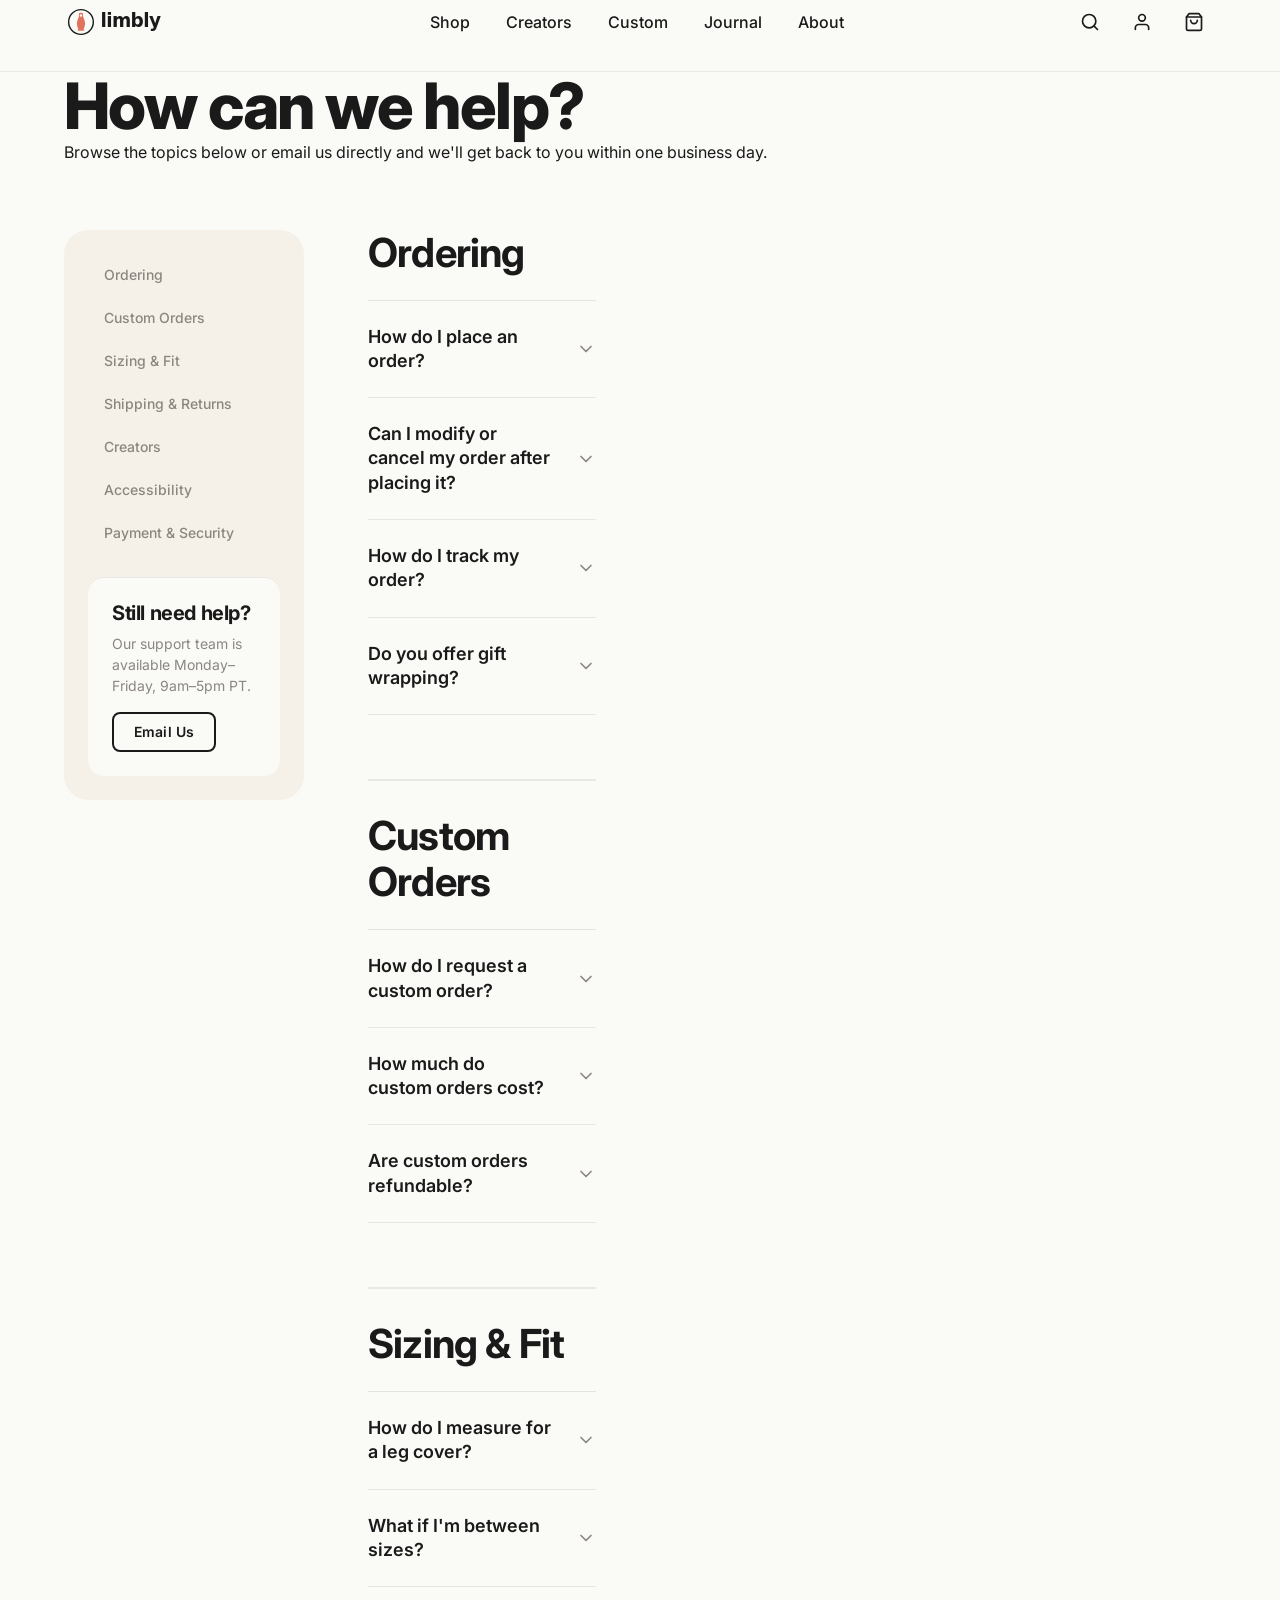
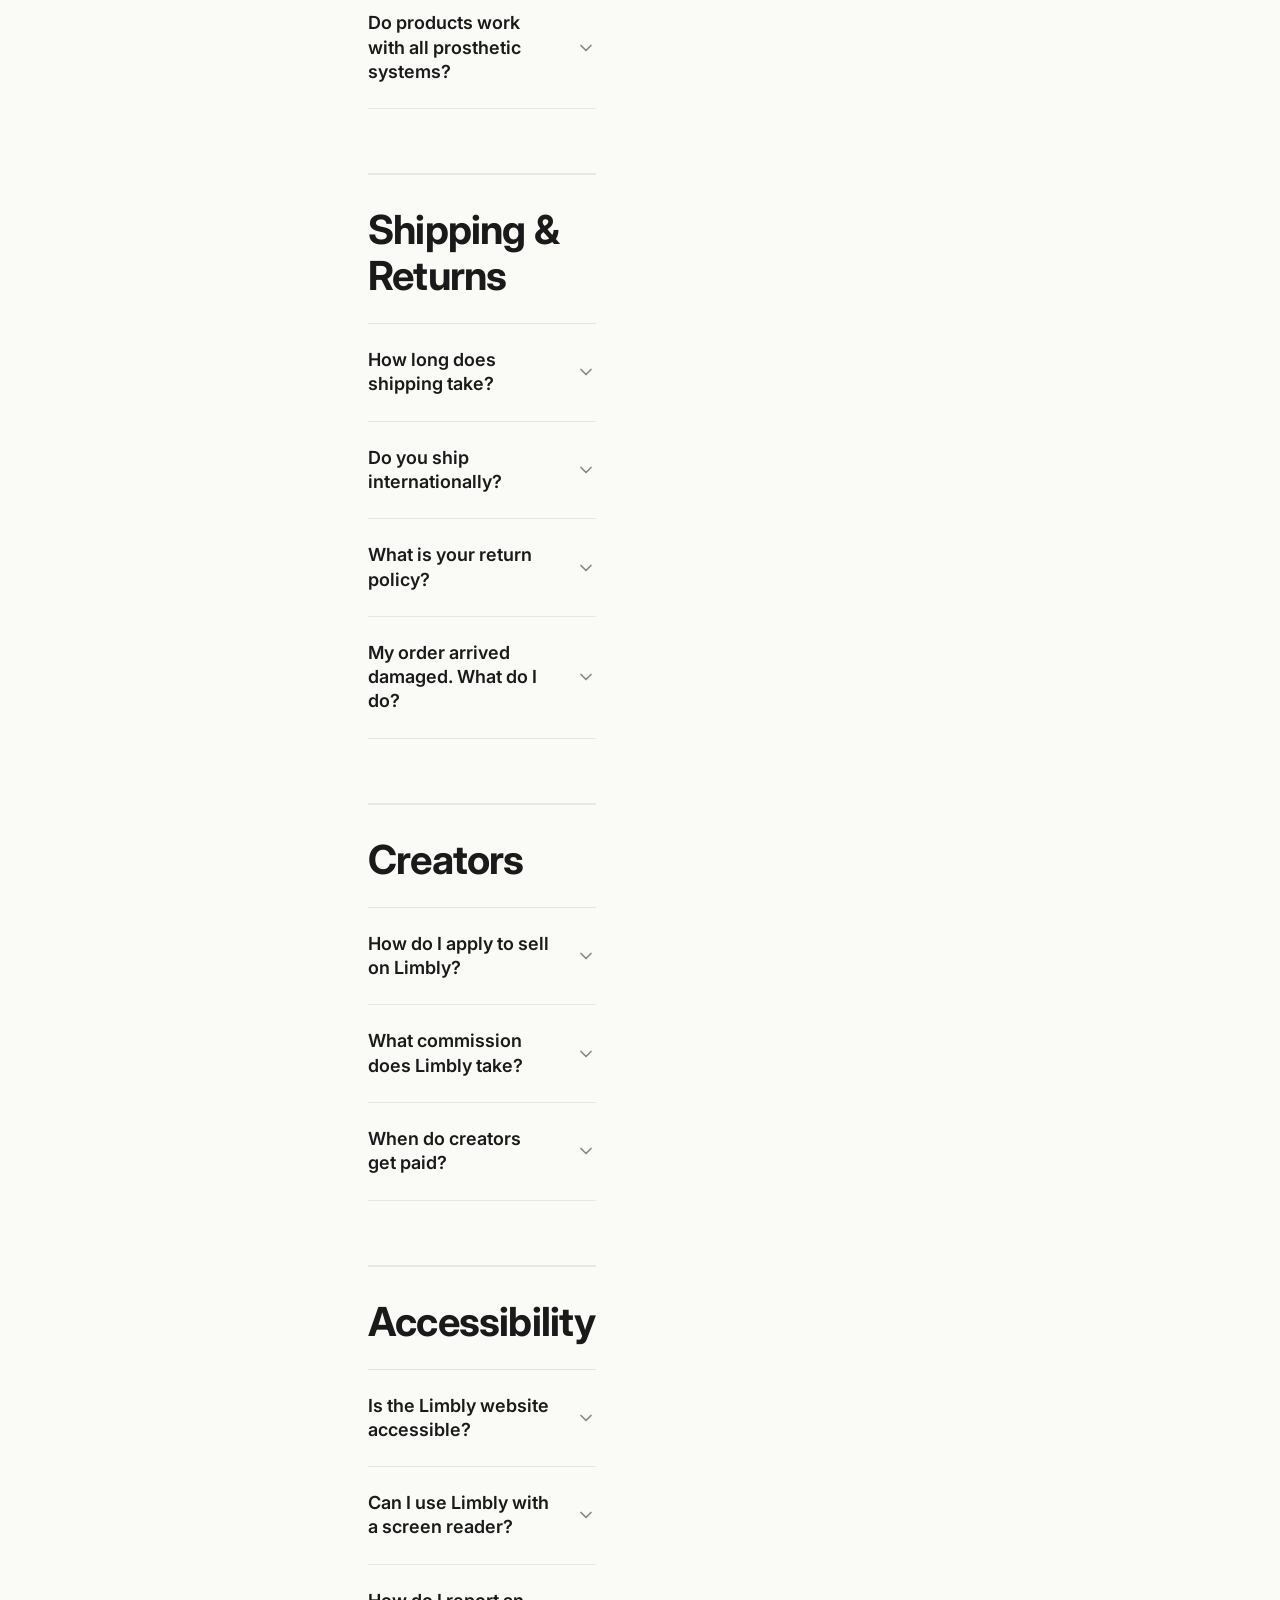
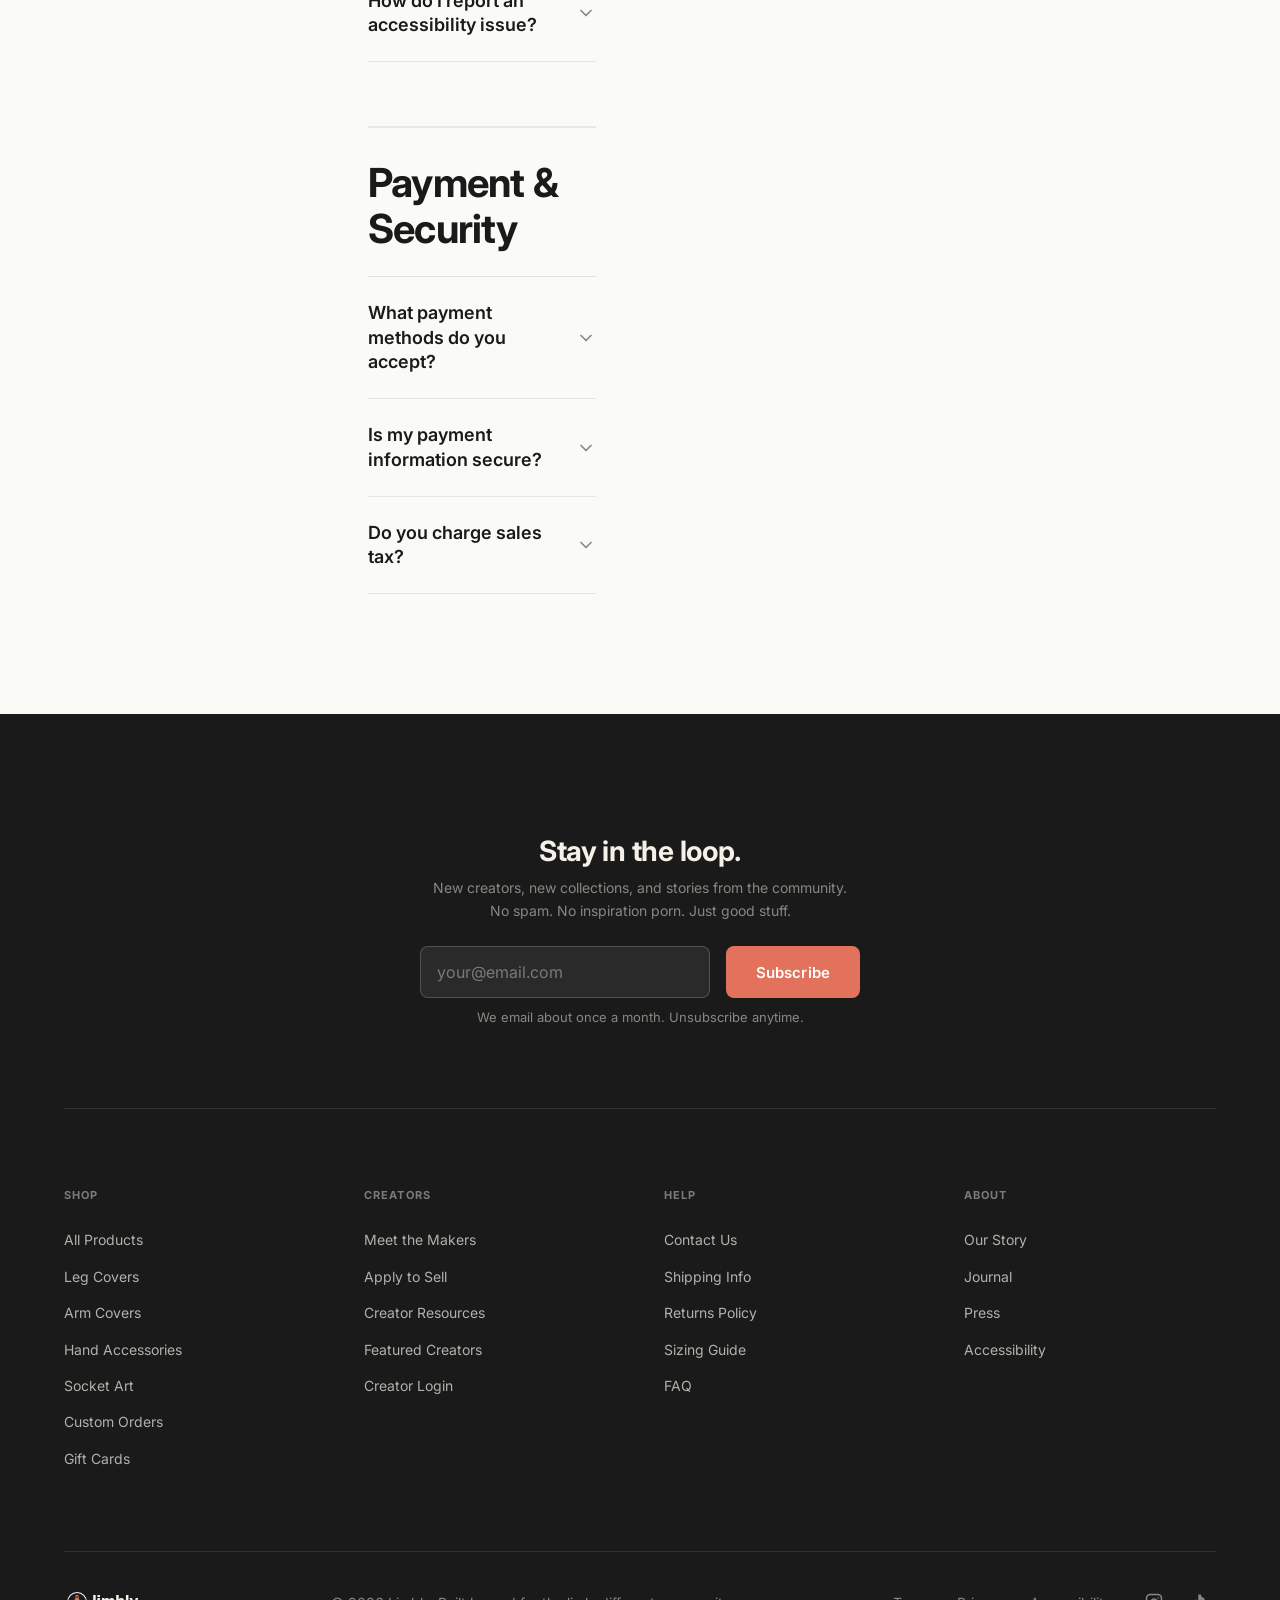
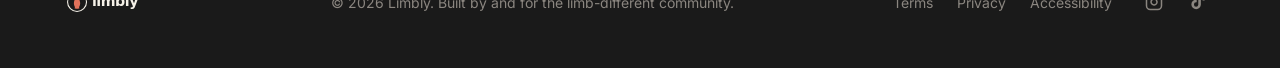
<file: help.html>
<!DOCTYPE html>
<html lang="en">
<head>
  <meta charset="UTF-8">
  <meta name="viewport" content="width=device-width, initial-scale=1.0">
  <title>Help &amp; FAQ — Limbly</title>
  <meta name="description" content="Find answers to common questions about ordering, sizing, shipping, returns, custom orders, and accessibility on Limbly.">
  <meta property="og:title" content="Help &amp; FAQ — Limbly">
  <meta property="og:description" content="Find answers to common questions about ordering on Limbly.">
  <meta property="og:type" content="website">
  <meta property="og:url" content="https://limbly.com/help.html">
  <meta property="og:image" content="assets/og-help.jpg">
  <link rel="preconnect" href="https://fonts.googleapis.com">
  <link rel="preconnect" href="https://fonts.gstatic.com" crossorigin>
  <link href="https://fonts.googleapis.com/css2?family=Inter:wght@400;500;600;700;800&display=swap" rel="stylesheet">
  <link rel="stylesheet" href="css/main.css">
</head>
<body>

<a href="#main" class="skip-link">Skip to main content</a>

<nav class="site-nav" role="navigation" aria-label="Main navigation">
  <div class="container">
    <div class="nav-inner">
      <a href="index.html" class="nav-logo" aria-label="Limbly — home">
        <img src="assets/logo_primary.svg" alt="Limbly" height="34">
      </a>
      <ul class="nav-links" role="list">
        <li><a href="shop.html" class="nav-link">Shop</a></li>
        <li><a href="creators.html" class="nav-link">Creators</a></li>
        <li><a href="custom.html" class="nav-link">Custom</a></li>
        <li><a href="#" class="nav-link">Journal</a></li>
        <li><a href="about.html" class="nav-link">About</a></li>
      </ul>
      <div class="nav-actions">
        <button class="nav-icon-btn" aria-label="Search products">
          <svg width="20" height="20" viewBox="0 0 24 24" fill="none" stroke="currentColor" stroke-width="2" stroke-linecap="round" stroke-linejoin="round" aria-hidden="true"><circle cx="11" cy="11" r="8"/><path d="m21 21-4.35-4.35"/></svg>
        </button>
        <button class="nav-icon-btn" aria-label="My account">
          <svg width="20" height="20" viewBox="0 0 24 24" fill="none" stroke="currentColor" stroke-width="2" stroke-linecap="round" stroke-linejoin="round" aria-hidden="true"><path d="M20 21v-2a4 4 0 0 0-4-4H8a4 4 0 0 0-4 4v2"/><circle cx="12" cy="7" r="4"/></svg>
        </button>
        <button class="nav-icon-btn" aria-label="Shopping cart, 0 items">
          <svg width="20" height="20" viewBox="0 0 24 24" fill="none" stroke="currentColor" stroke-width="2" stroke-linecap="round" stroke-linejoin="round" aria-hidden="true"><path d="M6 2 3 6v14a2 2 0 0 0 2 2h14a2 2 0 0 0 2-2V6l-3-4z"/><line x1="3" x2="21" y1="6" y2="6"/><path d="M16 10a4 4 0 0 1-8 0"/></svg>
        </button>
        <button id="nav-menu-btn" class="nav-icon-btn nav-menu-btn" aria-label="Open menu" aria-expanded="false" aria-controls="mobile-nav">
          <svg width="22" height="22" viewBox="0 0 24 24" fill="none" stroke="currentColor" stroke-width="2" stroke-linecap="round" aria-hidden="true"><line x1="3" x2="21" y1="6" y2="6"/><line x1="3" x2="21" y1="12" y2="12"/><line x1="3" x2="21" y1="18" y2="18"/></svg>
        </button>
      </div>
    </div>
  </div>
  <div id="mobile-nav" class="mobile-nav" role="dialog" aria-label="Navigation menu">
    <a href="shop.html" class="mobile-nav-link">Shop</a>
    <div class="mobile-nav-sub">
      <a href="shop.html">All Products</a>
      <a href="shop.html#leg-covers">Leg Covers</a>
      <a href="shop.html#arm-covers">Arm Covers</a>
      <a href="shop.html#hand-accessories">Hand Accessories</a>
      <a href="shop.html#socket-art">Socket Art</a>
      <a href="shop.html#new-arrivals">New Arrivals</a>
    </div>
    <a href="creators.html" class="mobile-nav-link">Creators</a>
    <a href="custom.html" class="mobile-nav-link">Custom Orders</a>
    <a href="#" class="mobile-nav-link">Journal</a>
    <a href="about.html" class="mobile-nav-link">About</a>
    <a href="help.html" class="mobile-nav-link">Help</a>
    <a href="apply.html" class="mobile-nav-link">Apply to Sell</a>
  </div>
</nav>

<main id="main">

  <!-- Help Header -->
  <section class="help-header">
    <div class="container">
      <h1 class="help-title">How can we help?</h1>
      <p class="help-subtitle">Browse the topics below or <a href="mailto:hello@limbly.com" class="text-link">email us directly</a> and we'll get back to you within one business day.</p>
    </div>
  </section>

  <!-- Help Layout -->
  <div class="help-layout">
    <div class="container">
      <div class="help-inner">

        <!-- Sidebar Nav -->
        <nav class="help-sidebar" aria-label="Help topics">
          <ul class="help-nav" role="list">
            <li><a href="#ordering" class="help-nav-link">Ordering</a></li>
            <li><a href="#custom-orders" class="help-nav-link">Custom Orders</a></li>
            <li><a href="#sizing" class="help-nav-link">Sizing &amp; Fit</a></li>
            <li><a href="#shipping" class="help-nav-link">Shipping &amp; Returns</a></li>
            <li><a href="#creators" class="help-nav-link">Creators</a></li>
            <li><a href="#accessibility-faq" class="help-nav-link">Accessibility</a></li>
            <li><a href="#payment" class="help-nav-link">Payment &amp; Security</a></li>
          </ul>
          <div class="help-contact-card">
            <h2 class="help-contact-title">Still need help?</h2>
            <p class="help-contact-body">Our support team is available Monday–Friday, 9am–5pm PT.</p>
            <a href="mailto:hello@limbly.com" class="btn btn-secondary btn-sm">Email Us</a>
          </div>
        </nav>

        <!-- Main FAQ Content -->
        <div class="help-main">

          <!-- Ordering -->
          <section id="ordering" aria-labelledby="ordering-heading">
            <h2 id="ordering-heading" class="help-section-title">Ordering</h2>
            <div class="accordion" role="list">

              <div class="accordion-item" role="listitem">
                <h3 class="accordion-heading">
                  <button class="accordion-btn" aria-expanded="false" aria-controls="ordering-1">
                    How do I place an order?
                    <svg class="accordion-icon" width="20" height="20" viewBox="0 0 24 24" fill="none" stroke="currentColor" stroke-width="2" stroke-linecap="round" stroke-linejoin="round" aria-hidden="true"><path d="m6 9 6 6 6-6"/></svg>
                  </button>
                </h3>
                <div id="ordering-1" class="accordion-panel" hidden>
                  <div class="accordion-body">
                    <p>Browse the shop, select a product, choose any available variants (size, color, finish), and add it to your cart. When you're ready to check out, click the cart icon and follow the checkout flow. You can check out as a guest or create an account for easier order tracking.</p>
                  </div>
                </div>
              </div>

              <div class="accordion-item" role="listitem">
                <h3 class="accordion-heading">
                  <button class="accordion-btn" aria-expanded="false" aria-controls="ordering-2">
                    Can I modify or cancel my order after placing it?
                    <svg class="accordion-icon" width="20" height="20" viewBox="0 0 24 24" fill="none" stroke="currentColor" stroke-width="2" stroke-linecap="round" stroke-linejoin="round" aria-hidden="true"><path d="m6 9 6 6 6-6"/></svg>
                  </button>
                </h3>
                <div id="ordering-2" class="accordion-panel" hidden>
                  <div class="accordion-body">
                    <p>You have a 24-hour window after placing an order to request a modification or cancellation. After that, the creator may have already begun production or packaged the item for shipment. Email us at <a href="mailto:hello@limbly.com" class="text-link">hello@limbly.com</a> as quickly as possible and we'll do our best to help.</p>
                  </div>
                </div>
              </div>

              <div class="accordion-item" role="listitem">
                <h3 class="accordion-heading">
                  <button class="accordion-btn" aria-expanded="false" aria-controls="ordering-3">
                    How do I track my order?
                    <svg class="accordion-icon" width="20" height="20" viewBox="0 0 24 24" fill="none" stroke="currentColor" stroke-width="2" stroke-linecap="round" stroke-linejoin="round" aria-hidden="true"><path d="m6 9 6 6 6-6"/></svg>
                  </button>
                </h3>
                <div id="ordering-3" class="accordion-panel" hidden>
                  <div class="accordion-body">
                    <p>Once your order ships, you'll receive a shipping confirmation email with a tracking number. You can also view order status and tracking information in your account under "Orders." If you checked out as a guest, use the tracking number from your email directly with the carrier's website.</p>
                  </div>
                </div>
              </div>

              <div class="accordion-item" role="listitem">
                <h3 class="accordion-heading">
                  <button class="accordion-btn" aria-expanded="false" aria-controls="ordering-4">
                    Do you offer gift wrapping?
                    <svg class="accordion-icon" width="20" height="20" viewBox="0 0 24 24" fill="none" stroke="currentColor" stroke-width="2" stroke-linecap="round" stroke-linejoin="round" aria-hidden="true"><path d="m6 9 6 6 6-6"/></svg>
                  </button>
                </h3>
                <div id="ordering-4" class="accordion-panel" hidden>
                  <div class="accordion-body">
                    <p>Some creators offer gift packaging as an add-on option — you'll see it on the product page if available. We don't offer a site-wide gift wrapping service at this time, but you can add a gift note at checkout and we'll make sure it's included with your order.</p>
                  </div>
                </div>
              </div>

            </div>
          </section>

          <!-- Custom Orders -->
          <section id="custom-orders" aria-labelledby="custom-orders-heading">
            <h2 id="custom-orders-heading" class="help-section-title">Custom Orders</h2>
            <div class="accordion" role="list">

              <div class="accordion-item" role="listitem">
                <h3 class="accordion-heading">
                  <button class="accordion-btn" aria-expanded="false" aria-controls="custom-1">
                    How do I request a custom order?
                    <svg class="accordion-icon" width="20" height="20" viewBox="0 0 24 24" fill="none" stroke="currentColor" stroke-width="2" stroke-linecap="round" stroke-linejoin="round" aria-hidden="true"><path d="m6 9 6 6 6-6"/></svg>
                  </button>
                </h3>
                <div id="custom-1" class="accordion-panel" hidden>
                  <div class="accordion-body">
                    <p>Go to the <a href="creators.html" class="text-link">Creators page</a> and filter for creators who accept custom orders. Visit a creator's profile and submit a brief using their custom order form. Include your prosthetic type, measurements, style preferences, and timeline. The creator will respond with a proposal within a few days.</p>
                  </div>
                </div>
              </div>

              <div class="accordion-item" role="listitem">
                <h3 class="accordion-heading">
                  <button class="accordion-btn" aria-expanded="false" aria-controls="custom-2">
                    How much do custom orders cost?
                    <svg class="accordion-icon" width="20" height="20" viewBox="0 0 24 24" fill="none" stroke="currentColor" stroke-width="2" stroke-linecap="round" stroke-linejoin="round" aria-hidden="true"><path d="m6 9 6 6 6-6"/></svg>
                  </button>
                </h3>
                <div id="custom-2" class="accordion-panel" hidden>
                  <div class="accordion-body">
                    <p>Custom order pricing varies entirely by creator, complexity, and materials. Most creators list a starting price for custom work on their profile. Final pricing is determined by the creator in their proposal based on your brief. There is no platform markup on custom orders beyond our standard commission.</p>
                  </div>
                </div>
              </div>

              <div class="accordion-item" role="listitem">
                <h3 class="accordion-heading">
                  <button class="accordion-btn" aria-expanded="false" aria-controls="custom-3">
                    Are custom orders refundable?
                    <svg class="accordion-icon" width="20" height="20" viewBox="0 0 24 24" fill="none" stroke="currentColor" stroke-width="2" stroke-linecap="round" stroke-linejoin="round" aria-hidden="true"><path d="m6 9 6 6 6-6"/></svg>
                  </button>
                </h3>
                <div id="custom-3" class="accordion-panel" hidden>
                  <div class="accordion-body">
                    <p>Custom orders are made to your specifications and are generally not eligible for return. Exceptions apply if the piece arrives damaged or materially differs from the approved design. Deposits are refundable if the creator is unable to complete the order. See our <a href="help.html#shipping" class="text-link">Returns Policy</a> for details.</p>
                  </div>
                </div>
              </div>

            </div>
          </section>

          <!-- Sizing & Fit -->
          <section id="sizing" aria-labelledby="sizing-heading">
            <h2 id="sizing-heading" class="help-section-title">Sizing &amp; Fit</h2>
            <div class="accordion" role="list">

              <div class="accordion-item" role="listitem">
                <h3 class="accordion-heading">
                  <button class="accordion-btn" aria-expanded="false" aria-controls="sizing-1">
                    How do I measure for a leg cover?
                    <svg class="accordion-icon" width="20" height="20" viewBox="0 0 24 24" fill="none" stroke="currentColor" stroke-width="2" stroke-linecap="round" stroke-linejoin="round" aria-hidden="true"><path d="m6 9 6 6 6-6"/></svg>
                  </button>
                </h3>
                <div id="sizing-1" class="accordion-panel" hidden>
                  <div class="accordion-body">
                    <p>For transtibial (below-knee) covers, you'll typically need: the circumference at the widest point of the prosthetic (usually mid-calf), the circumference at the narrowest point (above the ankle), and the total length from below the knee joint to the bottom of the pylon. Measurements should be taken over the socket and liner, not the residual limb itself. Each creator's product page includes a sizing chart with specific measurement instructions for their products.</p>
                  </div>
                </div>
              </div>

              <div class="accordion-item" role="listitem">
                <h3 class="accordion-heading">
                  <button class="accordion-btn" aria-expanded="false" aria-controls="sizing-2">
                    What if I'm between sizes?
                    <svg class="accordion-icon" width="20" height="20" viewBox="0 0 24 24" fill="none" stroke="currentColor" stroke-width="2" stroke-linecap="round" stroke-linejoin="round" aria-hidden="true"><path d="m6 9 6 6 6-6"/></svg>
                  </button>
                </h3>
                <div id="sizing-2" class="accordion-panel" hidden>
                  <div class="accordion-body">
                    <p>If you're between sizes, we generally recommend sizing up for rigid covers (ceramic, 3D printed) and sizing based on the tightest measurement for flexible covers (fabric, silicone). When in doubt, message the creator directly before purchasing — they know their products best and will give you a straight answer about which size works better for your measurements.</p>
                  </div>
                </div>
              </div>

              <div class="accordion-item" role="listitem">
                <h3 class="accordion-heading">
                  <button class="accordion-btn" aria-expanded="false" aria-controls="sizing-3">
                    Do products work with all prosthetic systems?
                    <svg class="accordion-icon" width="20" height="20" viewBox="0 0 24 24" fill="none" stroke="currentColor" stroke-width="2" stroke-linecap="round" stroke-linejoin="round" aria-hidden="true"><path d="m6 9 6 6 6-6"/></svg>
                  </button>
                </h3>
                <div id="sizing-3" class="accordion-panel" hidden>
                  <div class="accordion-body">
                    <p>Compatibility varies by product. Each listing includes a compatibility table noting which prosthetic systems, pylon types, and attachment methods are supported. If you have a specific system — exoskeletal, endoskeletal, carbon fiber, specific proprietary socket — look for it in the compatibility table or ask the creator. We're working to standardize compatibility information across all listings.</p>
                  </div>
                </div>
              </div>

            </div>
          </section>

          <!-- Shipping & Returns -->
          <section id="shipping" aria-labelledby="shipping-heading">
            <h2 id="shipping-heading" class="help-section-title">Shipping &amp; Returns</h2>
            <div class="accordion" role="list">

              <div class="accordion-item" role="listitem">
                <h3 class="accordion-heading">
                  <button class="accordion-btn" aria-expanded="false" aria-controls="shipping-1">
                    How long does shipping take?
                    <svg class="accordion-icon" width="20" height="20" viewBox="0 0 24 24" fill="none" stroke="currentColor" stroke-width="2" stroke-linecap="round" stroke-linejoin="round" aria-hidden="true"><path d="m6 9 6 6 6-6"/></svg>
                  </button>
                </h3>
                <div id="shipping-1" class="accordion-panel" hidden>
                  <div class="accordion-body">
                    <p>Shipping times vary by creator and destination. Ready-to-ship items typically ship within 1–3 business days; made-to-order items within 1–3 weeks. Domestic US orders generally arrive within 3–7 business days after shipping. International orders typically take 7–21 business days depending on destination and customs processing. Each product page shows the creator's current estimated processing time.</p>
                  </div>
                </div>
              </div>

              <div class="accordion-item" role="listitem">
                <h3 class="accordion-heading">
                  <button class="accordion-btn" aria-expanded="false" aria-controls="shipping-2">
                    Do you ship internationally?
                    <svg class="accordion-icon" width="20" height="20" viewBox="0 0 24 24" fill="none" stroke="currentColor" stroke-width="2" stroke-linecap="round" stroke-linejoin="round" aria-hidden="true"><path d="m6 9 6 6 6-6"/></svg>
                  </button>
                </h3>
                <div id="shipping-2" class="accordion-panel" hidden>
                  <div class="accordion-body">
                    <p>Most creators ship internationally. You'll see a "Ships worldwide" or "Ships from [country]" label on each creator's profile and product listing. Shipping costs and available destinations are shown at checkout. Import duties and taxes for international orders are the buyer's responsibility and are not included in the product price.</p>
                  </div>
                </div>
              </div>

              <div class="accordion-item" role="listitem">
                <h3 class="accordion-heading">
                  <button class="accordion-btn" aria-expanded="false" aria-controls="shipping-3">
                    What is your return policy?
                    <svg class="accordion-icon" width="20" height="20" viewBox="0 0 24 24" fill="none" stroke="currentColor" stroke-width="2" stroke-linecap="round" stroke-linejoin="round" aria-hidden="true"><path d="m6 9 6 6 6-6"/></svg>
                  </button>
                </h3>
                <div id="shipping-3" class="accordion-panel" hidden>
                  <div class="accordion-body">
                    <p>Ready-to-ship items may be returned within 14 days of delivery if they are unused and in original condition. Made-to-order and custom items are not eligible for return unless they arrive damaged or significantly differ from the product description. To initiate a return, email <a href="mailto:hello@limbly.com" class="text-link">hello@limbly.com</a> with your order number and reason for return. Return shipping costs are the buyer's responsibility unless the return is due to our error.</p>
                  </div>
                </div>
              </div>

              <div class="accordion-item" role="listitem">
                <h3 class="accordion-heading">
                  <button class="accordion-btn" aria-expanded="false" aria-controls="shipping-4">
                    My order arrived damaged. What do I do?
                    <svg class="accordion-icon" width="20" height="20" viewBox="0 0 24 24" fill="none" stroke="currentColor" stroke-width="2" stroke-linecap="round" stroke-linejoin="round" aria-hidden="true"><path d="m6 9 6 6 6-6"/></svg>
                  </button>
                </h3>
                <div id="shipping-4" class="accordion-panel" hidden>
                  <div class="accordion-body">
                    <p>We're sorry — that shouldn't happen. Email <a href="mailto:hello@limbly.com" class="text-link">hello@limbly.com</a> within 48 hours of receiving your order with photos of the damage and your order number. We'll coordinate with the creator to arrange a replacement or refund. Please keep the original packaging in case it's needed for a shipping claim.</p>
                  </div>
                </div>
              </div>

            </div>
          </section>

          <!-- Creators -->
          <section id="creators" aria-labelledby="creators-faq-heading">
            <h2 id="creators-faq-heading" class="help-section-title">Creators</h2>
            <div class="accordion" role="list">

              <div class="accordion-item" role="listitem">
                <h3 class="accordion-heading">
                  <button class="accordion-btn" aria-expanded="false" aria-controls="creators-1">
                    How do I apply to sell on Limbly?
                    <svg class="accordion-icon" width="20" height="20" viewBox="0 0 24 24" fill="none" stroke="currentColor" stroke-width="2" stroke-linecap="round" stroke-linejoin="round" aria-hidden="true"><path d="m6 9 6 6 6-6"/></svg>
                  </button>
                </h3>
                <div id="creators-1" class="accordion-panel" hidden>
                  <div class="accordion-body">
                    <p>Visit our <a href="apply.html" class="text-link">Apply to Sell</a> page to submit an application. We review all applications and typically respond within 2–3 weeks. We're selective — we look for exceptional craftsmanship, genuine connection to the limb-different community, and products that meet our quality and safety standards.</p>
                  </div>
                </div>
              </div>

              <div class="accordion-item" role="listitem">
                <h3 class="accordion-heading">
                  <button class="accordion-btn" aria-expanded="false" aria-controls="creators-2">
                    What commission does Limbly take?
                    <svg class="accordion-icon" width="20" height="20" viewBox="0 0 24 24" fill="none" stroke="currentColor" stroke-width="2" stroke-linecap="round" stroke-linejoin="round" aria-hidden="true"><path d="m6 9 6 6 6-6"/></svg>
                  </button>
                </h3>
                <div id="creators-2" class="accordion-panel" hidden>
                  <div class="accordion-body">
                    <p>Limbly takes a 15% platform commission on each sale. Creators keep 85% of the listed price. Payment processing fees (typically 2.9% + $0.30) are separate and deducted before the creator payout is calculated. There are no monthly fees or listing fees.</p>
                  </div>
                </div>
              </div>

              <div class="accordion-item" role="listitem">
                <h3 class="accordion-heading">
                  <button class="accordion-btn" aria-expanded="false" aria-controls="creators-3">
                    When do creators get paid?
                    <svg class="accordion-icon" width="20" height="20" viewBox="0 0 24 24" fill="none" stroke="currentColor" stroke-width="2" stroke-linecap="round" stroke-linejoin="round" aria-hidden="true"><path d="m6 9 6 6 6-6"/></svg>
                  </button>
                </h3>
                <div id="creators-3" class="accordion-panel" hidden>
                  <div class="accordion-body">
                    <p>Creator payouts are processed on a bi-weekly basis via direct bank transfer or PayPal. Funds are held for 7 days after order confirmation to allow for any return requests, then released in the next payout cycle. New creators have a 30-day holding period on their first payout as a fraud prevention measure.</p>
                  </div>
                </div>
              </div>

            </div>
          </section>

          <!-- Accessibility -->
          <section id="accessibility-faq" aria-labelledby="accessibility-faq-heading">
            <h2 id="accessibility-faq-heading" class="help-section-title">Accessibility</h2>
            <div class="accordion" role="list">

              <div class="accordion-item" role="listitem">
                <h3 class="accordion-heading">
                  <button class="accordion-btn" aria-expanded="false" aria-controls="acc-1">
                    Is the Limbly website accessible?
                    <svg class="accordion-icon" width="20" height="20" viewBox="0 0 24 24" fill="none" stroke="currentColor" stroke-width="2" stroke-linecap="round" stroke-linejoin="round" aria-hidden="true"><path d="m6 9 6 6 6-6"/></svg>
                  </button>
                </h3>
                <div id="acc-1" class="accordion-panel" hidden>
                  <div class="accordion-body">
                    <p>We aim for WCAG 2.1 Level AA compliance across the entire site. All pages include skip-to-content links, semantic HTML, proper heading hierarchy, ARIA labels on interactive elements, and adequate color contrast. If you encounter a barrier, please report it to <a href="mailto:accessibility@limbly.com" class="text-link">accessibility@limbly.com</a>.</p>
                  </div>
                </div>
              </div>

              <div class="accordion-item" role="listitem">
                <h3 class="accordion-heading">
                  <button class="accordion-btn" aria-expanded="false" aria-controls="acc-2">
                    Can I use Limbly with a screen reader?
                    <svg class="accordion-icon" width="20" height="20" viewBox="0 0 24 24" fill="none" stroke="currentColor" stroke-width="2" stroke-linecap="round" stroke-linejoin="round" aria-hidden="true"><path d="m6 9 6 6 6-6"/></svg>
                  </button>
                </h3>
                <div id="acc-2" class="accordion-panel" hidden>
                  <div class="accordion-body">
                    <p>Yes. Limbly is tested with NVDA and VoiceOver. All images have descriptive alt text. All interactive elements are keyboard accessible and have meaningful labels. The checkout flow is fully accessible. If you encounter any screen reader issues, contact <a href="mailto:accessibility@limbly.com" class="text-link">accessibility@limbly.com</a>.</p>
                  </div>
                </div>
              </div>

              <div class="accordion-item" role="listitem">
                <h3 class="accordion-heading">
                  <button class="accordion-btn" aria-expanded="false" aria-controls="acc-3">
                    How do I report an accessibility issue?
                    <svg class="accordion-icon" width="20" height="20" viewBox="0 0 24 24" fill="none" stroke="currentColor" stroke-width="2" stroke-linecap="round" stroke-linejoin="round" aria-hidden="true"><path d="m6 9 6 6 6-6"/></svg>
                  </button>
                </h3>
                <div id="acc-3" class="accordion-panel" hidden>
                  <div class="accordion-body">
                    <p>Email <a href="mailto:accessibility@limbly.com" class="text-link">accessibility@limbly.com</a> with a description of the issue, the page or feature where you encountered it, and the assistive technology you were using. We aim to respond within 2 business days and address reported issues as a high priority.</p>
                  </div>
                </div>
              </div>

            </div>
          </section>

          <!-- Payment & Security -->
          <section id="payment" aria-labelledby="payment-heading">
            <h2 id="payment-heading" class="help-section-title">Payment &amp; Security</h2>
            <div class="accordion" role="list">

              <div class="accordion-item" role="listitem">
                <h3 class="accordion-heading">
                  <button class="accordion-btn" aria-expanded="false" aria-controls="payment-1">
                    What payment methods do you accept?
                    <svg class="accordion-icon" width="20" height="20" viewBox="0 0 24 24" fill="none" stroke="currentColor" stroke-width="2" stroke-linecap="round" stroke-linejoin="round" aria-hidden="true"><path d="m6 9 6 6 6-6"/></svg>
                  </button>
                </h3>
                <div id="payment-1" class="accordion-panel" hidden>
                  <div class="accordion-body">
                    <p>We accept Visa, Mastercard, American Express, Discover, Apple Pay, Google Pay, and Shop Pay. All transactions are processed securely through Stripe. We do not store your full card details on our servers.</p>
                  </div>
                </div>
              </div>

              <div class="accordion-item" role="listitem">
                <h3 class="accordion-heading">
                  <button class="accordion-btn" aria-expanded="false" aria-controls="payment-2">
                    Is my payment information secure?
                    <svg class="accordion-icon" width="20" height="20" viewBox="0 0 24 24" fill="none" stroke="currentColor" stroke-width="2" stroke-linecap="round" stroke-linejoin="round" aria-hidden="true"><path d="m6 9 6 6 6-6"/></svg>
                  </button>
                </h3>
                <div id="payment-2" class="accordion-panel" hidden>
                  <div class="accordion-body">
                    <p>Yes. All payment processing is handled by Stripe, which is PCI DSS Level 1 certified — the highest level of certification available. All data is transmitted over encrypted TLS connections. We never have access to your raw card details. See our <a href="privacy.html" class="text-link">Privacy Policy</a> for more information on how we handle your data.</p>
                  </div>
                </div>
              </div>

              <div class="accordion-item" role="listitem">
                <h3 class="accordion-heading">
                  <button class="accordion-btn" aria-expanded="false" aria-controls="payment-3">
                    Do you charge sales tax?
                    <svg class="accordion-icon" width="20" height="20" viewBox="0 0 24 24" fill="none" stroke="currentColor" stroke-width="2" stroke-linecap="round" stroke-linejoin="round" aria-hidden="true"><path d="m6 9 6 6 6-6"/></svg>
                  </button>
                </h3>
                <div id="payment-3" class="accordion-panel" hidden>
                  <div class="accordion-body">
                    <p>Sales tax is calculated at checkout based on your shipping address and applicable local laws. Limbly collects and remits sales tax for US states where we have nexus. International orders may be subject to VAT or import duties assessed by your country's customs authority — these are not included in the checkout price and are the buyer's responsibility.</p>
                  </div>
                </div>
              </div>

            </div>
          </section>

        </div>
      </div>
    </div>
  </div>

</main>

<footer class="site-footer" role="contentinfo">
  <div class="container">
    <div class="footer-signup">
      <h2 class="h3 text-cream">Stay in the loop.</h2>
      <p class="body-sm" style="color:var(--c-warm-gray);margin-top:8px;">New creators, new collections, and stories from the community.<br>No spam. No inspiration porn. Just good stuff.</p>
      <form class="footer-signup-form js-signup-form" aria-label="Newsletter signup">
        <label for="footer-email" class="sr-only">Email address</label>
        <input type="email" id="footer-email" name="email" class="form-input" placeholder="your@email.com" autocomplete="email" required>
        <button type="submit" class="btn btn-coral">Subscribe</button>
      </form>
      <p class="signup-feedback sr-only" role="status" hidden></p>
      <p class="caption" style="color:var(--c-warm-gray);margin-top:10px;">We email about once a month. Unsubscribe anytime.</p>
    </div>
    <div class="footer-cols">
      <div>
        <h3 class="footer-col-title">Shop</h3>
        <ul class="footer-links" role="list">
          <li><a href="shop.html" class="footer-link">All Products</a></li>
          <li><a href="shop.html#leg-covers" class="footer-link">Leg Covers</a></li>
          <li><a href="shop.html#arm-covers" class="footer-link">Arm Covers</a></li>
          <li><a href="shop.html#hand-accessories" class="footer-link">Hand Accessories</a></li>
          <li><a href="shop.html#socket-art" class="footer-link">Socket Art</a></li>
          <li><a href="custom.html" class="footer-link">Custom Orders</a></li>
          <li><a href="#" class="footer-link">Gift Cards</a></li>
        </ul>
      </div>
      <div>
        <h3 class="footer-col-title">Creators</h3>
        <ul class="footer-links" role="list">
          <li><a href="creators.html" class="footer-link">Meet the Makers</a></li>
          <li><a href="apply.html" class="footer-link">Apply to Sell</a></li>
          <li><a href="#" class="footer-link">Creator Resources</a></li>
          <li><a href="creators.html" class="footer-link">Featured Creators</a></li>
          <li><a href="#" class="footer-link">Creator Login</a></li>
        </ul>
      </div>
      <div>
        <h3 class="footer-col-title">Help</h3>
        <ul class="footer-links" role="list">
          <li><a href="help.html" class="footer-link">Contact Us</a></li>
          <li><a href="help.html#shipping" class="footer-link">Shipping Info</a></li>
          <li><a href="help.html#returns" class="footer-link">Returns Policy</a></li>
          <li><a href="help.html#sizing" class="footer-link">Sizing Guide</a></li>
          <li><a href="help.html" class="footer-link">FAQ</a></li>
        </ul>
      </div>
      <div>
        <h3 class="footer-col-title">About</h3>
        <ul class="footer-links" role="list">
          <li><a href="about.html" class="footer-link">Our Story</a></li>
          <li><a href="#" class="footer-link">Journal</a></li>
          <li><a href="#" class="footer-link">Press</a></li>
          <li><a href="accessibility.html" class="footer-link">Accessibility</a></li>
        </ul>
      </div>
    </div>
    <div class="footer-bottom">
      <a href="index.html" aria-label="Limbly — home">
        <img src="assets/logo_white.svg" alt="Limbly" class="footer-logo">
      </a>
      <p class="footer-copyright">© 2026 Limbly. Built by and for the limb-different community.</p>
      <div class="footer-bottom-right">
        <a href="terms.html" class="footer-legal-link">Terms</a>
        <a href="privacy.html" class="footer-legal-link">Privacy</a>
        <a href="accessibility.html" class="footer-legal-link">Accessibility</a>
        <div class="footer-social">
          <a href="#" class="footer-social-link" aria-label="Limbly on Instagram">
            <svg width="18" height="18" viewBox="0 0 24 24" fill="none" stroke="currentColor" stroke-width="2" stroke-linecap="round" stroke-linejoin="round" aria-hidden="true"><rect width="20" height="20" x="2" y="2" rx="5" ry="5"/><path d="M16 11.37A4 4 0 1 1 12.63 8 4 4 0 0 1 16 11.37z"/><line x1="17.5" x2="17.51" y1="6.5" y2="6.5"/></svg>
          </a>
          <a href="#" class="footer-social-link" aria-label="Limbly on TikTok">
            <svg width="18" height="18" viewBox="0 0 24 24" fill="currentColor" aria-hidden="true"><path d="M19.59 6.69a4.83 4.83 0 0 1-3.77-4.25V2h-3.45v13.67a2.89 2.89 0 0 1-2.88 2.5 2.89 2.89 0 0 1-2.89-2.89 2.89 2.89 0 0 1 2.89-2.89c.28 0 .54.04.79.1V9.01a6.34 6.34 0 0 0-.79-.05 6.34 6.34 0 0 0-6.34 6.34 6.34 6.34 0 0 0 6.34 6.34 6.34 6.34 0 0 0 6.33-6.34V8.69a8.17 8.17 0 0 0 4.78 1.52V6.76a4.85 4.85 0 0 1-1.01-.07z"/></svg>
          </a>
        </div>
      </div>
    </div>
  </div>
</footer>
<script src="js/main.js"></script>

</body>
</html>
</file>
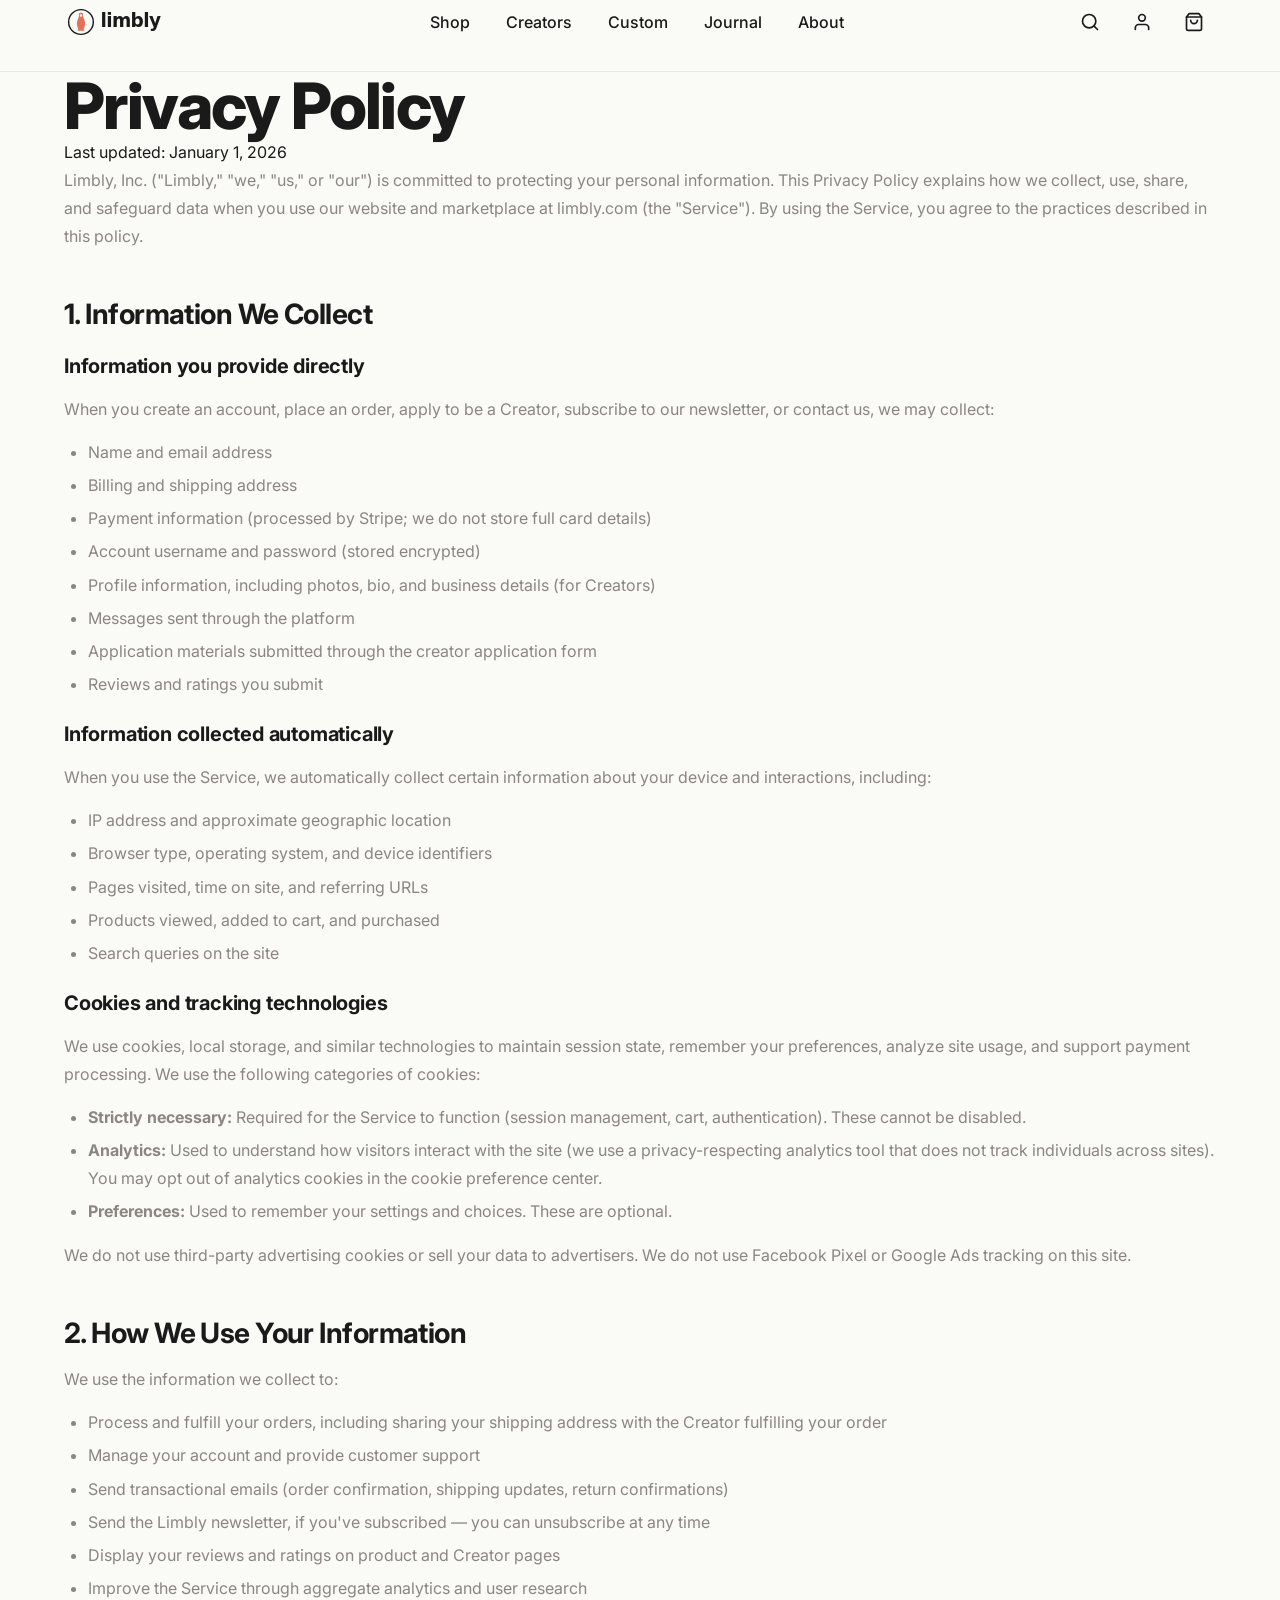
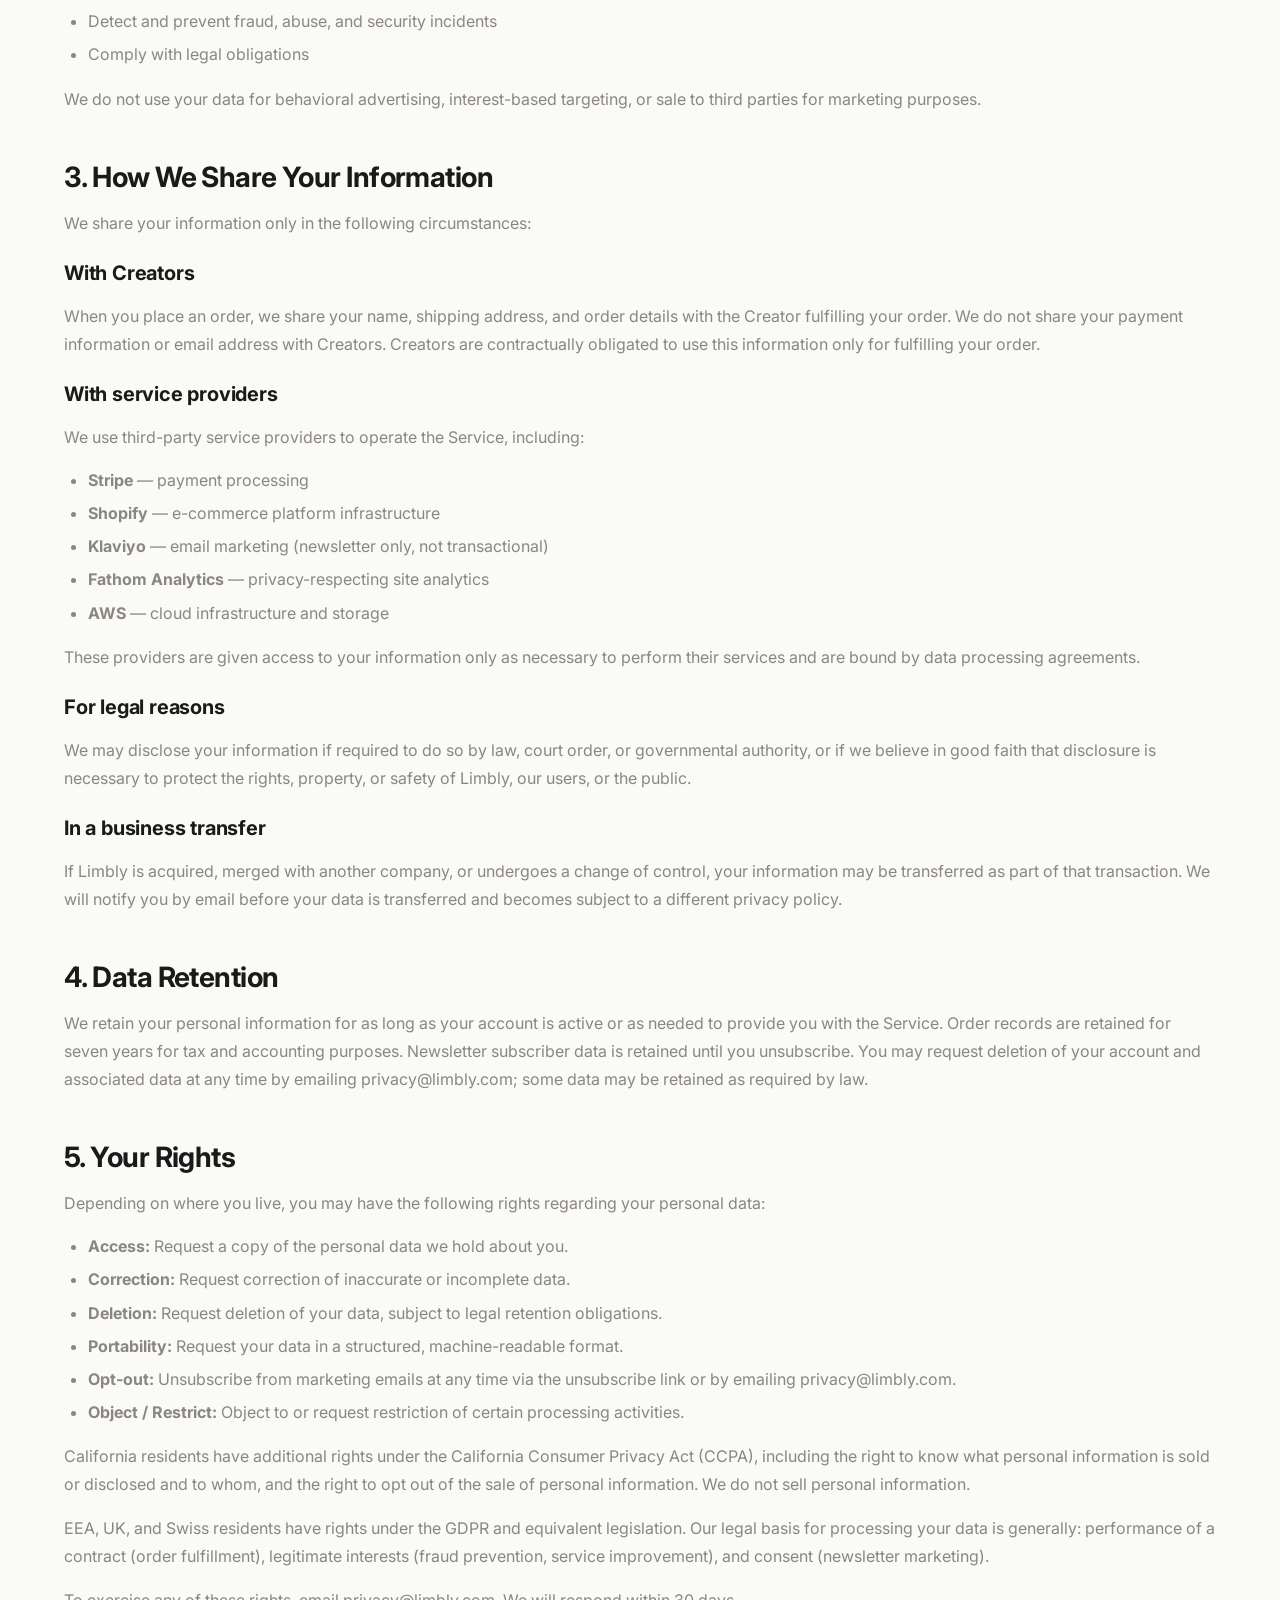
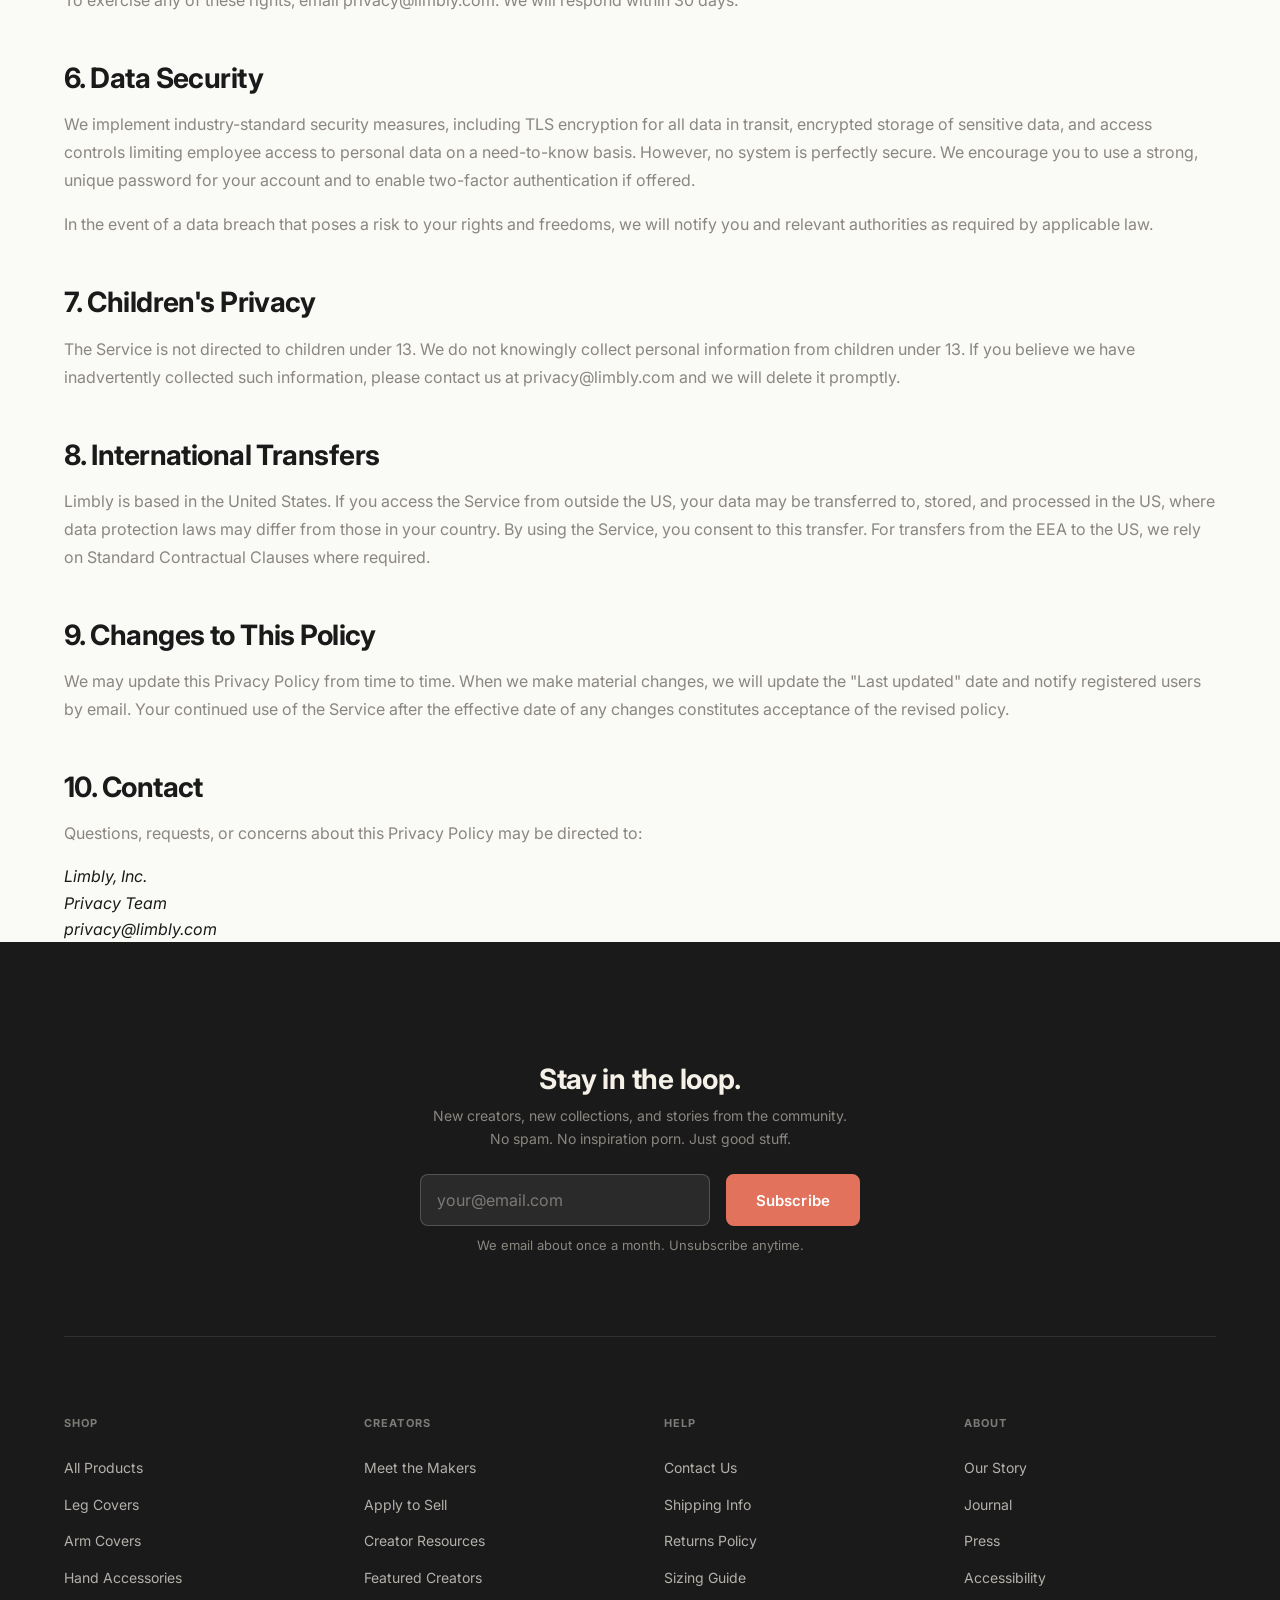
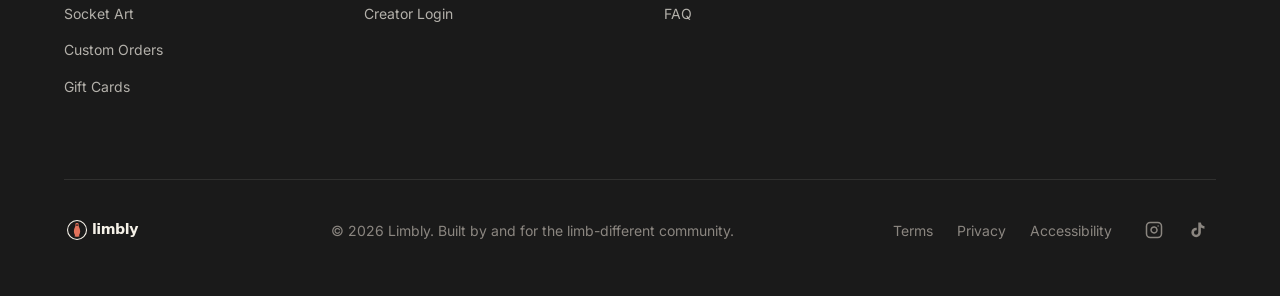
<file: privacy.html>
<!DOCTYPE html>
<html lang="en">
<head>
  <meta charset="UTF-8">
  <meta name="viewport" content="width=device-width, initial-scale=1.0">
  <title>Privacy Policy — Limbly</title>
  <meta name="description" content="Limbly's Privacy Policy explains how we collect, use, share, and protect your personal data.">
  <meta property="og:title" content="Privacy Policy — Limbly">
  <meta property="og:description" content="How Limbly collects, uses, and protects your data.">
  <meta property="og:type" content="website">
  <meta property="og:url" content="https://limbly.com/privacy.html">
  <meta property="og:image" content="assets/og-default.jpg">
  <link rel="preconnect" href="https://fonts.googleapis.com">
  <link rel="preconnect" href="https://fonts.gstatic.com" crossorigin>
  <link href="https://fonts.googleapis.com/css2?family=Inter:wght@400;500;600;700;800&display=swap" rel="stylesheet">
  <link rel="stylesheet" href="css/main.css">
</head>
<body>

<a href="#main" class="skip-link">Skip to main content</a>

<nav class="site-nav" role="navigation" aria-label="Main navigation">
  <div class="container">
    <div class="nav-inner">
      <a href="index.html" class="nav-logo" aria-label="Limbly — home">
        <img src="assets/logo_primary.svg" alt="Limbly" height="34">
      </a>
      <ul class="nav-links" role="list">
        <li><a href="shop.html" class="nav-link">Shop</a></li>
        <li><a href="creators.html" class="nav-link">Creators</a></li>
        <li><a href="custom.html" class="nav-link">Custom</a></li>
        <li><a href="#" class="nav-link">Journal</a></li>
        <li><a href="about.html" class="nav-link">About</a></li>
      </ul>
      <div class="nav-actions">
        <button class="nav-icon-btn" aria-label="Search products">
          <svg width="20" height="20" viewBox="0 0 24 24" fill="none" stroke="currentColor" stroke-width="2" stroke-linecap="round" stroke-linejoin="round" aria-hidden="true"><circle cx="11" cy="11" r="8"/><path d="m21 21-4.35-4.35"/></svg>
        </button>
        <button class="nav-icon-btn" aria-label="My account">
          <svg width="20" height="20" viewBox="0 0 24 24" fill="none" stroke="currentColor" stroke-width="2" stroke-linecap="round" stroke-linejoin="round" aria-hidden="true"><path d="M20 21v-2a4 4 0 0 0-4-4H8a4 4 0 0 0-4 4v2"/><circle cx="12" cy="7" r="4"/></svg>
        </button>
        <button class="nav-icon-btn" aria-label="Shopping cart, 0 items">
          <svg width="20" height="20" viewBox="0 0 24 24" fill="none" stroke="currentColor" stroke-width="2" stroke-linecap="round" stroke-linejoin="round" aria-hidden="true"><path d="M6 2 3 6v14a2 2 0 0 0 2 2h14a2 2 0 0 0 2-2V6l-3-4z"/><line x1="3" x2="21" y1="6" y2="6"/><path d="M16 10a4 4 0 0 1-8 0"/></svg>
        </button>
        <button id="nav-menu-btn" class="nav-icon-btn nav-menu-btn" aria-label="Open menu" aria-expanded="false" aria-controls="mobile-nav">
          <svg width="22" height="22" viewBox="0 0 24 24" fill="none" stroke="currentColor" stroke-width="2" stroke-linecap="round" aria-hidden="true"><line x1="3" x2="21" y1="6" y2="6"/><line x1="3" x2="21" y1="12" y2="12"/><line x1="3" x2="21" y1="18" y2="18"/></svg>
        </button>
      </div>
    </div>
  </div>
  <div id="mobile-nav" class="mobile-nav" role="dialog" aria-label="Navigation menu">
    <a href="shop.html" class="mobile-nav-link">Shop</a>
    <div class="mobile-nav-sub">
      <a href="shop.html">All Products</a>
      <a href="shop.html#leg-covers">Leg Covers</a>
      <a href="shop.html#arm-covers">Arm Covers</a>
      <a href="shop.html#hand-accessories">Hand Accessories</a>
      <a href="shop.html#socket-art">Socket Art</a>
      <a href="shop.html#new-arrivals">New Arrivals</a>
    </div>
    <a href="creators.html" class="mobile-nav-link">Creators</a>
    <a href="custom.html" class="mobile-nav-link">Custom Orders</a>
    <a href="#" class="mobile-nav-link">Journal</a>
    <a href="about.html" class="mobile-nav-link">About</a>
    <a href="help.html" class="mobile-nav-link">Help</a>
    <a href="apply.html" class="mobile-nav-link">Apply to Sell</a>
  </div>
</nav>

<main id="main">
  <div class="legal-page">
    <div class="container container--narrow">

      <header class="legal-header">
        <h1>Privacy Policy</h1>
        <p class="legal-updated">Last updated: <time datetime="2026-01-01">January 1, 2026</time></p>
      </header>

      <div class="prose">

        <p>Limbly, Inc. ("Limbly," "we," "us," or "our") is committed to protecting your personal information. This Privacy Policy explains how we collect, use, share, and safeguard data when you use our website and marketplace at limbly.com (the "Service"). By using the Service, you agree to the practices described in this policy.</p>

        <h2>1. Information We Collect</h2>

        <h3>Information you provide directly</h3>
        <p>When you create an account, place an order, apply to be a Creator, subscribe to our newsletter, or contact us, we may collect:</p>
        <ul>
          <li>Name and email address</li>
          <li>Billing and shipping address</li>
          <li>Payment information (processed by Stripe; we do not store full card details)</li>
          <li>Account username and password (stored encrypted)</li>
          <li>Profile information, including photos, bio, and business details (for Creators)</li>
          <li>Messages sent through the platform</li>
          <li>Application materials submitted through the creator application form</li>
          <li>Reviews and ratings you submit</li>
        </ul>

        <h3>Information collected automatically</h3>
        <p>When you use the Service, we automatically collect certain information about your device and interactions, including:</p>
        <ul>
          <li>IP address and approximate geographic location</li>
          <li>Browser type, operating system, and device identifiers</li>
          <li>Pages visited, time on site, and referring URLs</li>
          <li>Products viewed, added to cart, and purchased</li>
          <li>Search queries on the site</li>
        </ul>

        <h3>Cookies and tracking technologies</h3>
        <p>We use cookies, local storage, and similar technologies to maintain session state, remember your preferences, analyze site usage, and support payment processing. We use the following categories of cookies:</p>
        <ul>
          <li><strong>Strictly necessary:</strong> Required for the Service to function (session management, cart, authentication). These cannot be disabled.</li>
          <li><strong>Analytics:</strong> Used to understand how visitors interact with the site (we use a privacy-respecting analytics tool that does not track individuals across sites). You may opt out of analytics cookies in the cookie preference center.</li>
          <li><strong>Preferences:</strong> Used to remember your settings and choices. These are optional.</li>
        </ul>
        <p>We do not use third-party advertising cookies or sell your data to advertisers. We do not use Facebook Pixel or Google Ads tracking on this site.</p>

        <h2>2. How We Use Your Information</h2>

        <p>We use the information we collect to:</p>
        <ul>
          <li>Process and fulfill your orders, including sharing your shipping address with the Creator fulfilling your order</li>
          <li>Manage your account and provide customer support</li>
          <li>Send transactional emails (order confirmation, shipping updates, return confirmations)</li>
          <li>Send the Limbly newsletter, if you've subscribed — you can unsubscribe at any time</li>
          <li>Display your reviews and ratings on product and Creator pages</li>
          <li>Improve the Service through aggregate analytics and user research</li>
          <li>Detect and prevent fraud, abuse, and security incidents</li>
          <li>Comply with legal obligations</li>
        </ul>

        <p>We do not use your data for behavioral advertising, interest-based targeting, or sale to third parties for marketing purposes.</p>

        <h2>3. How We Share Your Information</h2>

        <p>We share your information only in the following circumstances:</p>

        <h3>With Creators</h3>
        <p>When you place an order, we share your name, shipping address, and order details with the Creator fulfilling your order. We do not share your payment information or email address with Creators. Creators are contractually obligated to use this information only for fulfilling your order.</p>

        <h3>With service providers</h3>
        <p>We use third-party service providers to operate the Service, including:</p>
        <ul>
          <li><strong>Stripe</strong> — payment processing</li>
          <li><strong>Shopify</strong> — e-commerce platform infrastructure</li>
          <li><strong>Klaviyo</strong> — email marketing (newsletter only, not transactional)</li>
          <li><strong>Fathom Analytics</strong> — privacy-respecting site analytics</li>
          <li><strong>AWS</strong> — cloud infrastructure and storage</li>
        </ul>
        <p>These providers are given access to your information only as necessary to perform their services and are bound by data processing agreements.</p>

        <h3>For legal reasons</h3>
        <p>We may disclose your information if required to do so by law, court order, or governmental authority, or if we believe in good faith that disclosure is necessary to protect the rights, property, or safety of Limbly, our users, or the public.</p>

        <h3>In a business transfer</h3>
        <p>If Limbly is acquired, merged with another company, or undergoes a change of control, your information may be transferred as part of that transaction. We will notify you by email before your data is transferred and becomes subject to a different privacy policy.</p>

        <h2>4. Data Retention</h2>

        <p>We retain your personal information for as long as your account is active or as needed to provide you with the Service. Order records are retained for seven years for tax and accounting purposes. Newsletter subscriber data is retained until you unsubscribe. You may request deletion of your account and associated data at any time by emailing <a href="mailto:privacy@limbly.com">privacy@limbly.com</a>; some data may be retained as required by law.</p>

        <h2>5. Your Rights</h2>

        <p>Depending on where you live, you may have the following rights regarding your personal data:</p>
        <ul>
          <li><strong>Access:</strong> Request a copy of the personal data we hold about you.</li>
          <li><strong>Correction:</strong> Request correction of inaccurate or incomplete data.</li>
          <li><strong>Deletion:</strong> Request deletion of your data, subject to legal retention obligations.</li>
          <li><strong>Portability:</strong> Request your data in a structured, machine-readable format.</li>
          <li><strong>Opt-out:</strong> Unsubscribe from marketing emails at any time via the unsubscribe link or by emailing <a href="mailto:privacy@limbly.com">privacy@limbly.com</a>.</li>
          <li><strong>Object / Restrict:</strong> Object to or request restriction of certain processing activities.</li>
        </ul>

        <p>California residents have additional rights under the California Consumer Privacy Act (CCPA), including the right to know what personal information is sold or disclosed and to whom, and the right to opt out of the sale of personal information. We do not sell personal information.</p>

        <p>EEA, UK, and Swiss residents have rights under the GDPR and equivalent legislation. Our legal basis for processing your data is generally: performance of a contract (order fulfillment), legitimate interests (fraud prevention, service improvement), and consent (newsletter marketing).</p>

        <p>To exercise any of these rights, email <a href="mailto:privacy@limbly.com">privacy@limbly.com</a>. We will respond within 30 days.</p>

        <h2>6. Data Security</h2>

        <p>We implement industry-standard security measures, including TLS encryption for all data in transit, encrypted storage of sensitive data, and access controls limiting employee access to personal data on a need-to-know basis. However, no system is perfectly secure. We encourage you to use a strong, unique password for your account and to enable two-factor authentication if offered.</p>

        <p>In the event of a data breach that poses a risk to your rights and freedoms, we will notify you and relevant authorities as required by applicable law.</p>

        <h2>7. Children's Privacy</h2>

        <p>The Service is not directed to children under 13. We do not knowingly collect personal information from children under 13. If you believe we have inadvertently collected such information, please contact us at <a href="mailto:privacy@limbly.com">privacy@limbly.com</a> and we will delete it promptly.</p>

        <h2>8. International Transfers</h2>

        <p>Limbly is based in the United States. If you access the Service from outside the US, your data may be transferred to, stored, and processed in the US, where data protection laws may differ from those in your country. By using the Service, you consent to this transfer. For transfers from the EEA to the US, we rely on Standard Contractual Clauses where required.</p>

        <h2>9. Changes to This Policy</h2>

        <p>We may update this Privacy Policy from time to time. When we make material changes, we will update the "Last updated" date and notify registered users by email. Your continued use of the Service after the effective date of any changes constitutes acceptance of the revised policy.</p>

        <h2>10. Contact</h2>

        <p>Questions, requests, or concerns about this Privacy Policy may be directed to:</p>
        <address>
          Limbly, Inc.<br>
          Privacy Team<br>
          <a href="mailto:privacy@limbly.com">privacy@limbly.com</a>
        </address>

      </div>
    </div>
  </div>
</main>

<footer class="site-footer" role="contentinfo">
  <div class="container">
    <div class="footer-signup">
      <h2 class="h3 text-cream">Stay in the loop.</h2>
      <p class="body-sm" style="color:var(--c-warm-gray);margin-top:8px;">New creators, new collections, and stories from the community.<br>No spam. No inspiration porn. Just good stuff.</p>
      <form class="footer-signup-form js-signup-form" aria-label="Newsletter signup">
        <label for="footer-email" class="sr-only">Email address</label>
        <input type="email" id="footer-email" name="email" class="form-input" placeholder="your@email.com" autocomplete="email" required>
        <button type="submit" class="btn btn-coral">Subscribe</button>
      </form>
      <p class="signup-feedback sr-only" role="status" hidden></p>
      <p class="caption" style="color:var(--c-warm-gray);margin-top:10px;">We email about once a month. Unsubscribe anytime.</p>
    </div>
    <div class="footer-cols">
      <div>
        <h3 class="footer-col-title">Shop</h3>
        <ul class="footer-links" role="list">
          <li><a href="shop.html" class="footer-link">All Products</a></li>
          <li><a href="shop.html#leg-covers" class="footer-link">Leg Covers</a></li>
          <li><a href="shop.html#arm-covers" class="footer-link">Arm Covers</a></li>
          <li><a href="shop.html#hand-accessories" class="footer-link">Hand Accessories</a></li>
          <li><a href="shop.html#socket-art" class="footer-link">Socket Art</a></li>
          <li><a href="custom.html" class="footer-link">Custom Orders</a></li>
          <li><a href="#" class="footer-link">Gift Cards</a></li>
        </ul>
      </div>
      <div>
        <h3 class="footer-col-title">Creators</h3>
        <ul class="footer-links" role="list">
          <li><a href="creators.html" class="footer-link">Meet the Makers</a></li>
          <li><a href="apply.html" class="footer-link">Apply to Sell</a></li>
          <li><a href="#" class="footer-link">Creator Resources</a></li>
          <li><a href="creators.html" class="footer-link">Featured Creators</a></li>
          <li><a href="#" class="footer-link">Creator Login</a></li>
        </ul>
      </div>
      <div>
        <h3 class="footer-col-title">Help</h3>
        <ul class="footer-links" role="list">
          <li><a href="help.html" class="footer-link">Contact Us</a></li>
          <li><a href="help.html#shipping" class="footer-link">Shipping Info</a></li>
          <li><a href="help.html#returns" class="footer-link">Returns Policy</a></li>
          <li><a href="help.html#sizing" class="footer-link">Sizing Guide</a></li>
          <li><a href="help.html" class="footer-link">FAQ</a></li>
        </ul>
      </div>
      <div>
        <h3 class="footer-col-title">About</h3>
        <ul class="footer-links" role="list">
          <li><a href="about.html" class="footer-link">Our Story</a></li>
          <li><a href="#" class="footer-link">Journal</a></li>
          <li><a href="#" class="footer-link">Press</a></li>
          <li><a href="accessibility.html" class="footer-link">Accessibility</a></li>
        </ul>
      </div>
    </div>
    <div class="footer-bottom">
      <a href="index.html" aria-label="Limbly — home">
        <img src="assets/logo_white.svg" alt="Limbly" class="footer-logo">
      </a>
      <p class="footer-copyright">© 2026 Limbly. Built by and for the limb-different community.</p>
      <div class="footer-bottom-right">
        <a href="terms.html" class="footer-legal-link">Terms</a>
        <a href="privacy.html" class="footer-legal-link">Privacy</a>
        <a href="accessibility.html" class="footer-legal-link">Accessibility</a>
        <div class="footer-social">
          <a href="#" class="footer-social-link" aria-label="Limbly on Instagram">
            <svg width="18" height="18" viewBox="0 0 24 24" fill="none" stroke="currentColor" stroke-width="2" stroke-linecap="round" stroke-linejoin="round" aria-hidden="true"><rect width="20" height="20" x="2" y="2" rx="5" ry="5"/><path d="M16 11.37A4 4 0 1 1 12.63 8 4 4 0 0 1 16 11.37z"/><line x1="17.5" x2="17.51" y1="6.5" y2="6.5"/></svg>
          </a>
          <a href="#" class="footer-social-link" aria-label="Limbly on TikTok">
            <svg width="18" height="18" viewBox="0 0 24 24" fill="currentColor" aria-hidden="true"><path d="M19.59 6.69a4.83 4.83 0 0 1-3.77-4.25V2h-3.45v13.67a2.89 2.89 0 0 1-2.88 2.5 2.89 2.89 0 0 1-2.89-2.89 2.89 2.89 0 0 1 2.89-2.89c.28 0 .54.04.79.1V9.01a6.34 6.34 0 0 0-.79-.05 6.34 6.34 0 0 0-6.34 6.34 6.34 6.34 0 0 0 6.34 6.34 6.34 6.34 0 0 0 6.33-6.34V8.69a8.17 8.17 0 0 0 4.78 1.52V6.76a4.85 4.85 0 0 1-1.01-.07z"/></svg>
          </a>
        </div>
      </div>
    </div>
  </div>
</footer>
<script src="js/main.js"></script>

</body>
</html>
</file>
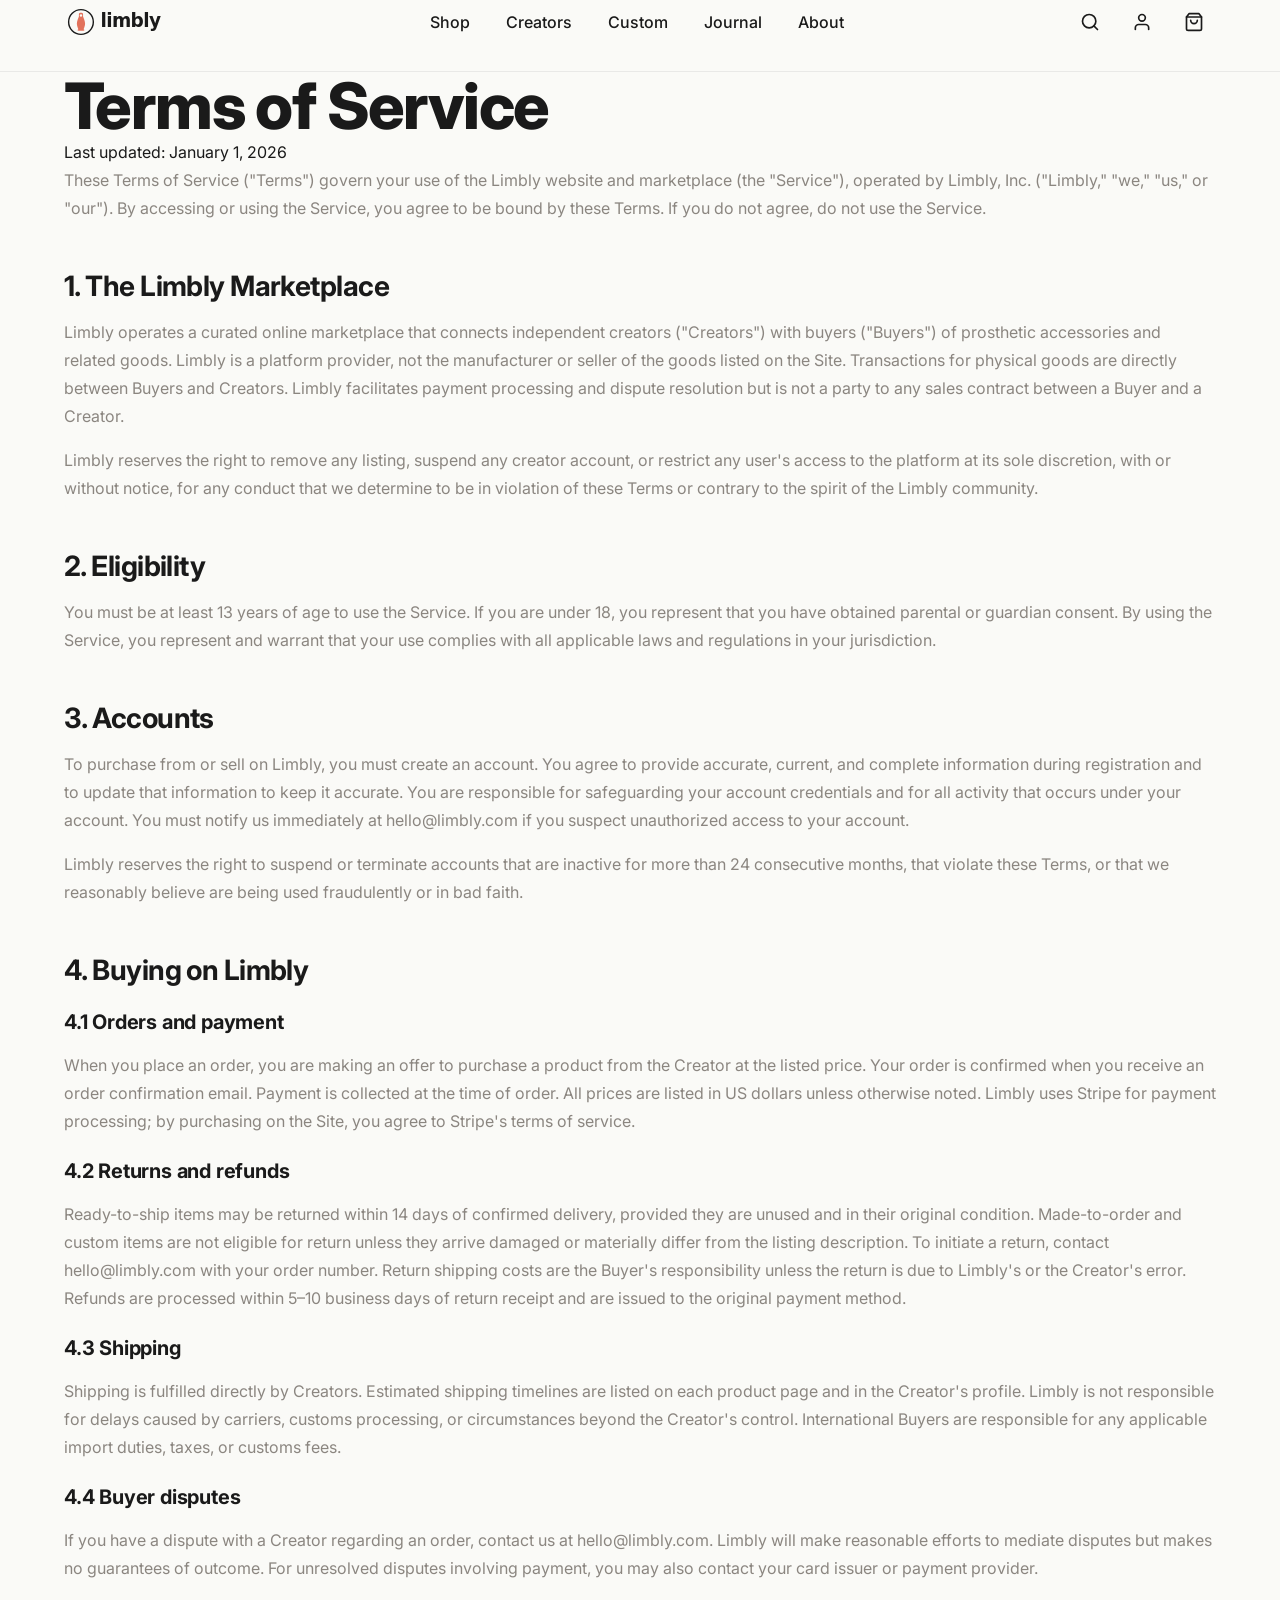
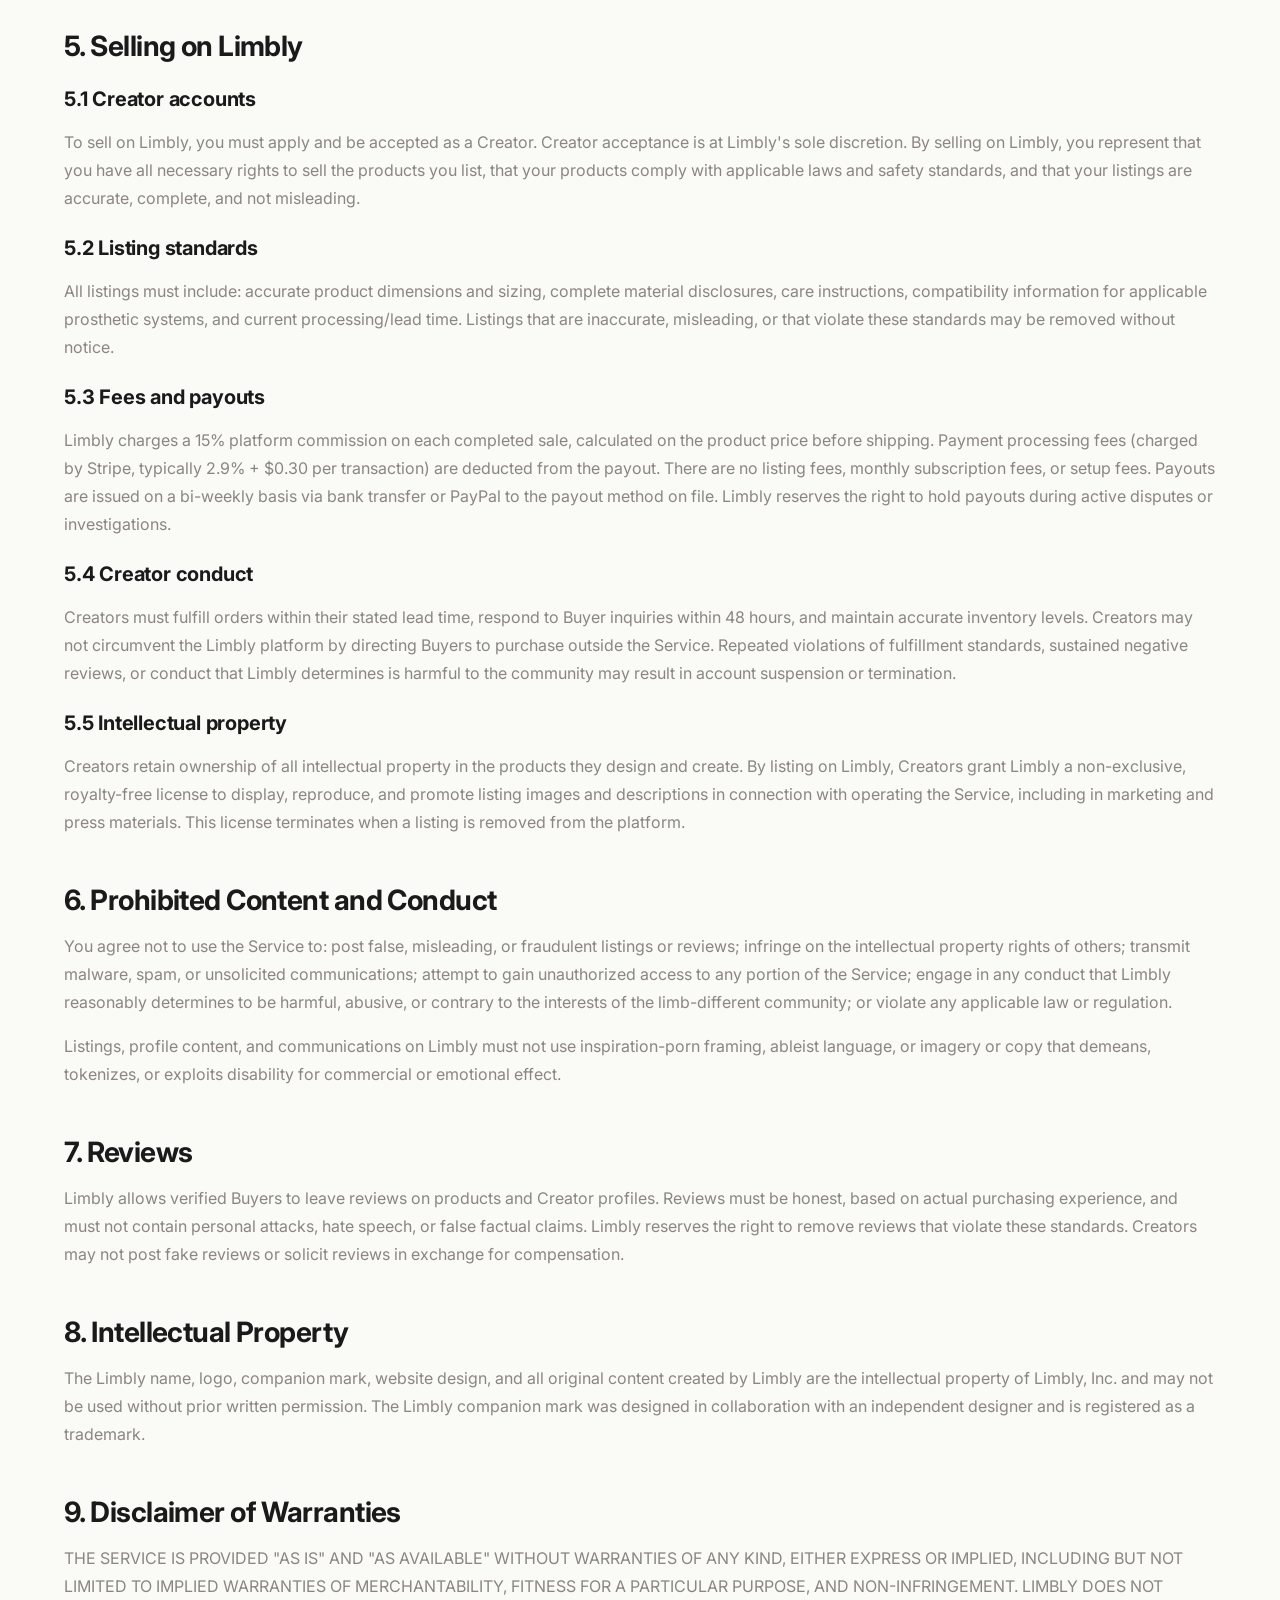
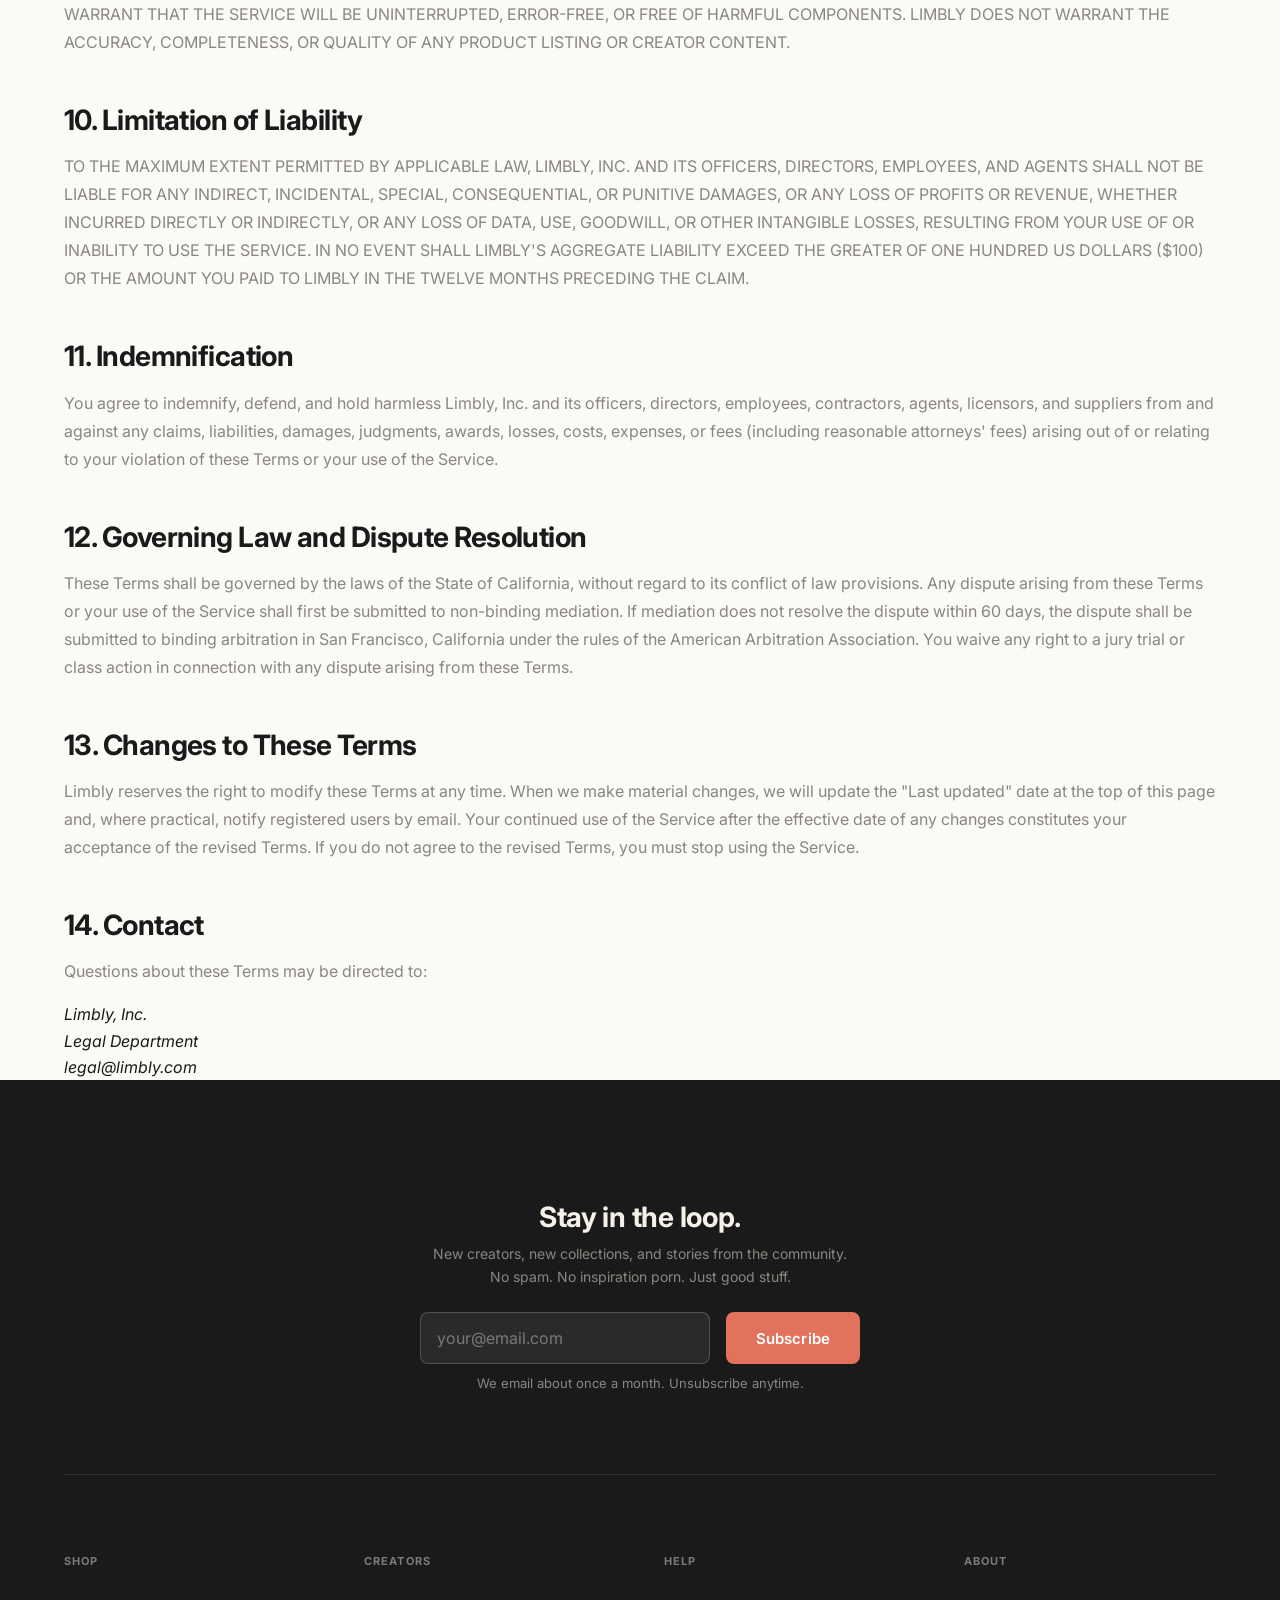
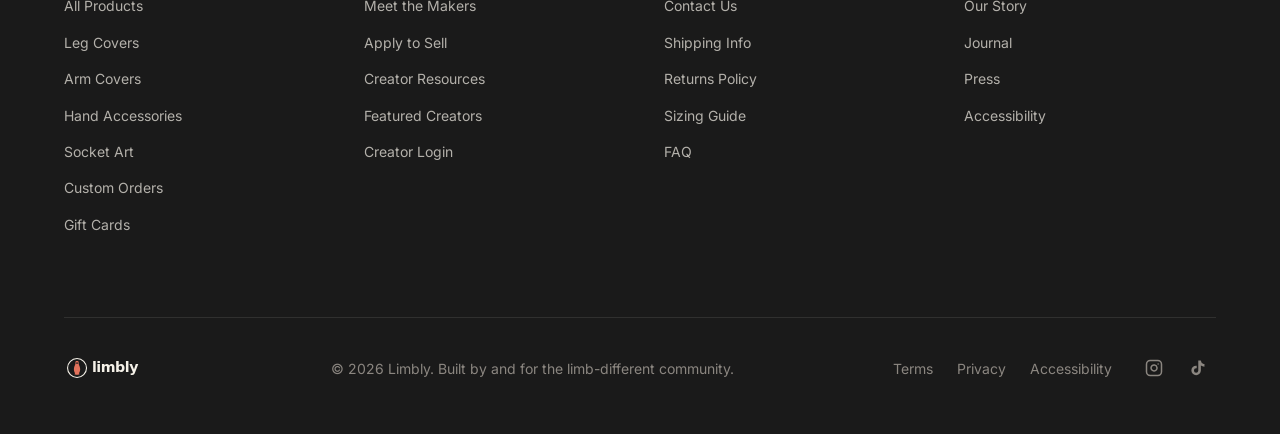
<file: terms.html>
<!DOCTYPE html>
<html lang="en">
<head>
  <meta charset="UTF-8">
  <meta name="viewport" content="width=device-width, initial-scale=1.0">
  <title>Terms of Service — Limbly</title>
  <meta name="description" content="Limbly Terms of Service. Read the terms that govern use of the Limbly marketplace for buyers and creators.">
  <meta property="og:title" content="Terms of Service — Limbly">
  <meta property="og:description" content="Terms of Service for the Limbly marketplace.">
  <meta property="og:type" content="website">
  <meta property="og:url" content="https://limbly.com/terms.html">
  <meta property="og:image" content="assets/og-default.jpg">
  <link rel="preconnect" href="https://fonts.googleapis.com">
  <link rel="preconnect" href="https://fonts.gstatic.com" crossorigin>
  <link href="https://fonts.googleapis.com/css2?family=Inter:wght@400;500;600;700;800&display=swap" rel="stylesheet">
  <link rel="stylesheet" href="css/main.css">
</head>
<body>

<a href="#main" class="skip-link">Skip to main content</a>

<nav class="site-nav" role="navigation" aria-label="Main navigation">
  <div class="container">
    <div class="nav-inner">
      <a href="index.html" class="nav-logo" aria-label="Limbly — home">
        <img src="assets/logo_primary.svg" alt="Limbly" height="34">
      </a>
      <ul class="nav-links" role="list">
        <li><a href="shop.html" class="nav-link">Shop</a></li>
        <li><a href="creators.html" class="nav-link">Creators</a></li>
        <li><a href="custom.html" class="nav-link">Custom</a></li>
        <li><a href="#" class="nav-link">Journal</a></li>
        <li><a href="about.html" class="nav-link">About</a></li>
      </ul>
      <div class="nav-actions">
        <button class="nav-icon-btn" aria-label="Search products">
          <svg width="20" height="20" viewBox="0 0 24 24" fill="none" stroke="currentColor" stroke-width="2" stroke-linecap="round" stroke-linejoin="round" aria-hidden="true"><circle cx="11" cy="11" r="8"/><path d="m21 21-4.35-4.35"/></svg>
        </button>
        <button class="nav-icon-btn" aria-label="My account">
          <svg width="20" height="20" viewBox="0 0 24 24" fill="none" stroke="currentColor" stroke-width="2" stroke-linecap="round" stroke-linejoin="round" aria-hidden="true"><path d="M20 21v-2a4 4 0 0 0-4-4H8a4 4 0 0 0-4 4v2"/><circle cx="12" cy="7" r="4"/></svg>
        </button>
        <button class="nav-icon-btn" aria-label="Shopping cart, 0 items">
          <svg width="20" height="20" viewBox="0 0 24 24" fill="none" stroke="currentColor" stroke-width="2" stroke-linecap="round" stroke-linejoin="round" aria-hidden="true"><path d="M6 2 3 6v14a2 2 0 0 0 2 2h14a2 2 0 0 0 2-2V6l-3-4z"/><line x1="3" x2="21" y1="6" y2="6"/><path d="M16 10a4 4 0 0 1-8 0"/></svg>
        </button>
        <button id="nav-menu-btn" class="nav-icon-btn nav-menu-btn" aria-label="Open menu" aria-expanded="false" aria-controls="mobile-nav">
          <svg width="22" height="22" viewBox="0 0 24 24" fill="none" stroke="currentColor" stroke-width="2" stroke-linecap="round" aria-hidden="true"><line x1="3" x2="21" y1="6" y2="6"/><line x1="3" x2="21" y1="12" y2="12"/><line x1="3" x2="21" y1="18" y2="18"/></svg>
        </button>
      </div>
    </div>
  </div>
  <div id="mobile-nav" class="mobile-nav" role="dialog" aria-label="Navigation menu">
    <a href="shop.html" class="mobile-nav-link">Shop</a>
    <div class="mobile-nav-sub">
      <a href="shop.html">All Products</a>
      <a href="shop.html#leg-covers">Leg Covers</a>
      <a href="shop.html#arm-covers">Arm Covers</a>
      <a href="shop.html#hand-accessories">Hand Accessories</a>
      <a href="shop.html#socket-art">Socket Art</a>
      <a href="shop.html#new-arrivals">New Arrivals</a>
    </div>
    <a href="creators.html" class="mobile-nav-link">Creators</a>
    <a href="custom.html" class="mobile-nav-link">Custom Orders</a>
    <a href="#" class="mobile-nav-link">Journal</a>
    <a href="about.html" class="mobile-nav-link">About</a>
    <a href="help.html" class="mobile-nav-link">Help</a>
    <a href="apply.html" class="mobile-nav-link">Apply to Sell</a>
  </div>
</nav>

<main id="main">
  <div class="legal-page">
    <div class="container container--narrow">

      <header class="legal-header">
        <h1>Terms of Service</h1>
        <p class="legal-updated">Last updated: <time datetime="2026-01-01">January 1, 2026</time></p>
      </header>

      <div class="prose">

        <p>These Terms of Service ("Terms") govern your use of the Limbly website and marketplace (the "Service"), operated by Limbly, Inc. ("Limbly," "we," "us," or "our"). By accessing or using the Service, you agree to be bound by these Terms. If you do not agree, do not use the Service.</p>

        <h2>1. The Limbly Marketplace</h2>

        <p>Limbly operates a curated online marketplace that connects independent creators ("Creators") with buyers ("Buyers") of prosthetic accessories and related goods. Limbly is a platform provider, not the manufacturer or seller of the goods listed on the Site. Transactions for physical goods are directly between Buyers and Creators. Limbly facilitates payment processing and dispute resolution but is not a party to any sales contract between a Buyer and a Creator.</p>

        <p>Limbly reserves the right to remove any listing, suspend any creator account, or restrict any user's access to the platform at its sole discretion, with or without notice, for any conduct that we determine to be in violation of these Terms or contrary to the spirit of the Limbly community.</p>

        <h2>2. Eligibility</h2>

        <p>You must be at least 13 years of age to use the Service. If you are under 18, you represent that you have obtained parental or guardian consent. By using the Service, you represent and warrant that your use complies with all applicable laws and regulations in your jurisdiction.</p>

        <h2>3. Accounts</h2>

        <p>To purchase from or sell on Limbly, you must create an account. You agree to provide accurate, current, and complete information during registration and to update that information to keep it accurate. You are responsible for safeguarding your account credentials and for all activity that occurs under your account. You must notify us immediately at <a href="mailto:hello@limbly.com">hello@limbly.com</a> if you suspect unauthorized access to your account.</p>

        <p>Limbly reserves the right to suspend or terminate accounts that are inactive for more than 24 consecutive months, that violate these Terms, or that we reasonably believe are being used fraudulently or in bad faith.</p>

        <h2>4. Buying on Limbly</h2>

        <h3>4.1 Orders and payment</h3>
        <p>When you place an order, you are making an offer to purchase a product from the Creator at the listed price. Your order is confirmed when you receive an order confirmation email. Payment is collected at the time of order. All prices are listed in US dollars unless otherwise noted. Limbly uses Stripe for payment processing; by purchasing on the Site, you agree to Stripe's terms of service.</p>

        <h3>4.2 Returns and refunds</h3>
        <p>Ready-to-ship items may be returned within 14 days of confirmed delivery, provided they are unused and in their original condition. Made-to-order and custom items are not eligible for return unless they arrive damaged or materially differ from the listing description. To initiate a return, contact <a href="mailto:hello@limbly.com">hello@limbly.com</a> with your order number. Return shipping costs are the Buyer's responsibility unless the return is due to Limbly's or the Creator's error. Refunds are processed within 5–10 business days of return receipt and are issued to the original payment method.</p>

        <h3>4.3 Shipping</h3>
        <p>Shipping is fulfilled directly by Creators. Estimated shipping timelines are listed on each product page and in the Creator's profile. Limbly is not responsible for delays caused by carriers, customs processing, or circumstances beyond the Creator's control. International Buyers are responsible for any applicable import duties, taxes, or customs fees.</p>

        <h3>4.4 Buyer disputes</h3>
        <p>If you have a dispute with a Creator regarding an order, contact us at <a href="mailto:hello@limbly.com">hello@limbly.com</a>. Limbly will make reasonable efforts to mediate disputes but makes no guarantees of outcome. For unresolved disputes involving payment, you may also contact your card issuer or payment provider.</p>

        <h2>5. Selling on Limbly</h2>

        <h3>5.1 Creator accounts</h3>
        <p>To sell on Limbly, you must apply and be accepted as a Creator. Creator acceptance is at Limbly's sole discretion. By selling on Limbly, you represent that you have all necessary rights to sell the products you list, that your products comply with applicable laws and safety standards, and that your listings are accurate, complete, and not misleading.</p>

        <h3>5.2 Listing standards</h3>
        <p>All listings must include: accurate product dimensions and sizing, complete material disclosures, care instructions, compatibility information for applicable prosthetic systems, and current processing/lead time. Listings that are inaccurate, misleading, or that violate these standards may be removed without notice.</p>

        <h3>5.3 Fees and payouts</h3>
        <p>Limbly charges a 15% platform commission on each completed sale, calculated on the product price before shipping. Payment processing fees (charged by Stripe, typically 2.9% + $0.30 per transaction) are deducted from the payout. There are no listing fees, monthly subscription fees, or setup fees. Payouts are issued on a bi-weekly basis via bank transfer or PayPal to the payout method on file. Limbly reserves the right to hold payouts during active disputes or investigations.</p>

        <h3>5.4 Creator conduct</h3>
        <p>Creators must fulfill orders within their stated lead time, respond to Buyer inquiries within 48 hours, and maintain accurate inventory levels. Creators may not circumvent the Limbly platform by directing Buyers to purchase outside the Service. Repeated violations of fulfillment standards, sustained negative reviews, or conduct that Limbly determines is harmful to the community may result in account suspension or termination.</p>

        <h3>5.5 Intellectual property</h3>
        <p>Creators retain ownership of all intellectual property in the products they design and create. By listing on Limbly, Creators grant Limbly a non-exclusive, royalty-free license to display, reproduce, and promote listing images and descriptions in connection with operating the Service, including in marketing and press materials. This license terminates when a listing is removed from the platform.</p>

        <h2>6. Prohibited Content and Conduct</h2>

        <p>You agree not to use the Service to: post false, misleading, or fraudulent listings or reviews; infringe on the intellectual property rights of others; transmit malware, spam, or unsolicited communications; attempt to gain unauthorized access to any portion of the Service; engage in any conduct that Limbly reasonably determines to be harmful, abusive, or contrary to the interests of the limb-different community; or violate any applicable law or regulation.</p>

        <p>Listings, profile content, and communications on Limbly must not use inspiration-porn framing, ableist language, or imagery or copy that demeans, tokenizes, or exploits disability for commercial or emotional effect.</p>

        <h2>7. Reviews</h2>

        <p>Limbly allows verified Buyers to leave reviews on products and Creator profiles. Reviews must be honest, based on actual purchasing experience, and must not contain personal attacks, hate speech, or false factual claims. Limbly reserves the right to remove reviews that violate these standards. Creators may not post fake reviews or solicit reviews in exchange for compensation.</p>

        <h2>8. Intellectual Property</h2>

        <p>The Limbly name, logo, companion mark, website design, and all original content created by Limbly are the intellectual property of Limbly, Inc. and may not be used without prior written permission. The Limbly companion mark was designed in collaboration with an independent designer and is registered as a trademark.</p>

        <h2>9. Disclaimer of Warranties</h2>

        <p>THE SERVICE IS PROVIDED "AS IS" AND "AS AVAILABLE" WITHOUT WARRANTIES OF ANY KIND, EITHER EXPRESS OR IMPLIED, INCLUDING BUT NOT LIMITED TO IMPLIED WARRANTIES OF MERCHANTABILITY, FITNESS FOR A PARTICULAR PURPOSE, AND NON-INFRINGEMENT. LIMBLY DOES NOT WARRANT THAT THE SERVICE WILL BE UNINTERRUPTED, ERROR-FREE, OR FREE OF HARMFUL COMPONENTS. LIMBLY DOES NOT WARRANT THE ACCURACY, COMPLETENESS, OR QUALITY OF ANY PRODUCT LISTING OR CREATOR CONTENT.</p>

        <h2>10. Limitation of Liability</h2>

        <p>TO THE MAXIMUM EXTENT PERMITTED BY APPLICABLE LAW, LIMBLY, INC. AND ITS OFFICERS, DIRECTORS, EMPLOYEES, AND AGENTS SHALL NOT BE LIABLE FOR ANY INDIRECT, INCIDENTAL, SPECIAL, CONSEQUENTIAL, OR PUNITIVE DAMAGES, OR ANY LOSS OF PROFITS OR REVENUE, WHETHER INCURRED DIRECTLY OR INDIRECTLY, OR ANY LOSS OF DATA, USE, GOODWILL, OR OTHER INTANGIBLE LOSSES, RESULTING FROM YOUR USE OF OR INABILITY TO USE THE SERVICE. IN NO EVENT SHALL LIMBLY'S AGGREGATE LIABILITY EXCEED THE GREATER OF ONE HUNDRED US DOLLARS ($100) OR THE AMOUNT YOU PAID TO LIMBLY IN THE TWELVE MONTHS PRECEDING THE CLAIM.</p>

        <h2>11. Indemnification</h2>

        <p>You agree to indemnify, defend, and hold harmless Limbly, Inc. and its officers, directors, employees, contractors, agents, licensors, and suppliers from and against any claims, liabilities, damages, judgments, awards, losses, costs, expenses, or fees (including reasonable attorneys' fees) arising out of or relating to your violation of these Terms or your use of the Service.</p>

        <h2>12. Governing Law and Dispute Resolution</h2>

        <p>These Terms shall be governed by the laws of the State of California, without regard to its conflict of law provisions. Any dispute arising from these Terms or your use of the Service shall first be submitted to non-binding mediation. If mediation does not resolve the dispute within 60 days, the dispute shall be submitted to binding arbitration in San Francisco, California under the rules of the American Arbitration Association. You waive any right to a jury trial or class action in connection with any dispute arising from these Terms.</p>

        <h2>13. Changes to These Terms</h2>

        <p>Limbly reserves the right to modify these Terms at any time. When we make material changes, we will update the "Last updated" date at the top of this page and, where practical, notify registered users by email. Your continued use of the Service after the effective date of any changes constitutes your acceptance of the revised Terms. If you do not agree to the revised Terms, you must stop using the Service.</p>

        <h2>14. Contact</h2>

        <p>Questions about these Terms may be directed to:</p>
        <address>
          Limbly, Inc.<br>
          Legal Department<br>
          <a href="mailto:legal@limbly.com">legal@limbly.com</a>
        </address>

      </div>
    </div>
  </div>
</main>

<footer class="site-footer" role="contentinfo">
  <div class="container">
    <div class="footer-signup">
      <h2 class="h3 text-cream">Stay in the loop.</h2>
      <p class="body-sm" style="color:var(--c-warm-gray);margin-top:8px;">New creators, new collections, and stories from the community.<br>No spam. No inspiration porn. Just good stuff.</p>
      <form class="footer-signup-form js-signup-form" aria-label="Newsletter signup">
        <label for="footer-email" class="sr-only">Email address</label>
        <input type="email" id="footer-email" name="email" class="form-input" placeholder="your@email.com" autocomplete="email" required>
        <button type="submit" class="btn btn-coral">Subscribe</button>
      </form>
      <p class="signup-feedback sr-only" role="status" hidden></p>
      <p class="caption" style="color:var(--c-warm-gray);margin-top:10px;">We email about once a month. Unsubscribe anytime.</p>
    </div>
    <div class="footer-cols">
      <div>
        <h3 class="footer-col-title">Shop</h3>
        <ul class="footer-links" role="list">
          <li><a href="shop.html" class="footer-link">All Products</a></li>
          <li><a href="shop.html#leg-covers" class="footer-link">Leg Covers</a></li>
          <li><a href="shop.html#arm-covers" class="footer-link">Arm Covers</a></li>
          <li><a href="shop.html#hand-accessories" class="footer-link">Hand Accessories</a></li>
          <li><a href="shop.html#socket-art" class="footer-link">Socket Art</a></li>
          <li><a href="custom.html" class="footer-link">Custom Orders</a></li>
          <li><a href="#" class="footer-link">Gift Cards</a></li>
        </ul>
      </div>
      <div>
        <h3 class="footer-col-title">Creators</h3>
        <ul class="footer-links" role="list">
          <li><a href="creators.html" class="footer-link">Meet the Makers</a></li>
          <li><a href="apply.html" class="footer-link">Apply to Sell</a></li>
          <li><a href="#" class="footer-link">Creator Resources</a></li>
          <li><a href="creators.html" class="footer-link">Featured Creators</a></li>
          <li><a href="#" class="footer-link">Creator Login</a></li>
        </ul>
      </div>
      <div>
        <h3 class="footer-col-title">Help</h3>
        <ul class="footer-links" role="list">
          <li><a href="help.html" class="footer-link">Contact Us</a></li>
          <li><a href="help.html#shipping" class="footer-link">Shipping Info</a></li>
          <li><a href="help.html#returns" class="footer-link">Returns Policy</a></li>
          <li><a href="help.html#sizing" class="footer-link">Sizing Guide</a></li>
          <li><a href="help.html" class="footer-link">FAQ</a></li>
        </ul>
      </div>
      <div>
        <h3 class="footer-col-title">About</h3>
        <ul class="footer-links" role="list">
          <li><a href="about.html" class="footer-link">Our Story</a></li>
          <li><a href="#" class="footer-link">Journal</a></li>
          <li><a href="#" class="footer-link">Press</a></li>
          <li><a href="accessibility.html" class="footer-link">Accessibility</a></li>
        </ul>
      </div>
    </div>
    <div class="footer-bottom">
      <a href="index.html" aria-label="Limbly — home">
        <img src="assets/logo_white.svg" alt="Limbly" class="footer-logo">
      </a>
      <p class="footer-copyright">© 2026 Limbly. Built by and for the limb-different community.</p>
      <div class="footer-bottom-right">
        <a href="terms.html" class="footer-legal-link">Terms</a>
        <a href="privacy.html" class="footer-legal-link">Privacy</a>
        <a href="accessibility.html" class="footer-legal-link">Accessibility</a>
        <div class="footer-social">
          <a href="#" class="footer-social-link" aria-label="Limbly on Instagram">
            <svg width="18" height="18" viewBox="0 0 24 24" fill="none" stroke="currentColor" stroke-width="2" stroke-linecap="round" stroke-linejoin="round" aria-hidden="true"><rect width="20" height="20" x="2" y="2" rx="5" ry="5"/><path d="M16 11.37A4 4 0 1 1 12.63 8 4 4 0 0 1 16 11.37z"/><line x1="17.5" x2="17.51" y1="6.5" y2="6.5"/></svg>
          </a>
          <a href="#" class="footer-social-link" aria-label="Limbly on TikTok">
            <svg width="18" height="18" viewBox="0 0 24 24" fill="currentColor" aria-hidden="true"><path d="M19.59 6.69a4.83 4.83 0 0 1-3.77-4.25V2h-3.45v13.67a2.89 2.89 0 0 1-2.88 2.5 2.89 2.89 0 0 1-2.89-2.89 2.89 2.89 0 0 1 2.89-2.89c.28 0 .54.04.79.1V9.01a6.34 6.34 0 0 0-.79-.05 6.34 6.34 0 0 0-6.34 6.34 6.34 6.34 0 0 0 6.34 6.34 6.34 6.34 0 0 0 6.33-6.34V8.69a8.17 8.17 0 0 0 4.78 1.52V6.76a4.85 4.85 0 0 1-1.01-.07z"/></svg>
          </a>
        </div>
      </div>
    </div>
  </div>
</footer>
<script src="js/main.js"></script>

</body>
</html>
</file>
<file: css/main.css>
/* =============================================================
   LIMBLY DESIGN SYSTEM — main.css
   Brand: Limbly | Prosthetic Accessories Marketplace
   Compliance: WCAG 2.1 AA minimum
   ============================================================= */

@import url('https://fonts.googleapis.com/css2?family=Inter:wght@400;500;600;700;800&display=swap');

/* ============================================================
   CUSTOM PROPERTIES
   ============================================================ */
:root {
  /* Brand Colors */
  --c-black:      #1A1A1A;
  --c-coral:      #E2725B;
  --c-cream:      #F5F1E8;
  --c-warm-gray:  #8B8680;
  --c-soft-white: #FAFAF7;

  /* Typography */
  --font: 'Inter', system-ui, -apple-system, BlinkMacSystemFont, 'Segoe UI', sans-serif;

  /* Type scale */
  --t-hero:    clamp(40px, 6.5vw, 64px);
  --t-h2:      clamp(28px, 4vw, 40px);
  --t-h3:      clamp(20px, 2.8vw, 28px);
  --t-h4:      clamp(18px, 2vw, 20px);
  --t-body-lg: 18px;
  --t-body:    16px;
  --t-sm:      14px;
  --t-xs:      13px;

  /* Spacing */
  --sp-1: 8px;
  --sp-2: 16px;
  --sp-3: 24px;
  --sp-4: 32px;
  --sp-5: 48px;
  --sp-6: 64px;
  --sp-7: 80px;
  --sp-8: 120px;

  /* Container */
  --container-w: 1280px;
  --container-px: clamp(20px, 5vw, 80px);

  /* Radii */
  --r-sm:   4px;
  --r-md:   8px;
  --r-lg:   16px;
  --r-xl:   24px;
  --r-full: 9999px;

  /* Transitions */
  --t-fast: 140ms ease;
  --t-base: 240ms ease;

  /* Nav */
  --nav-h: 72px;

  /* Shadows */
  --shadow-sm: 0 1px 4px rgba(26,26,26,0.08);
  --shadow-md: 0 4px 16px rgba(26,26,26,0.10);
  --shadow-lg: 0 8px 32px rgba(26,26,26,0.14);
}

/* ============================================================
   RESET
   ============================================================ */
*, *::before, *::after { box-sizing: border-box; margin: 0; padding: 0; }
html { font-size: 16px; scroll-behavior: smooth; }
body {
  font-family: var(--font);
  font-size: var(--t-body);
  color: var(--c-black);
  background: var(--c-soft-white);
  line-height: 1.65;
  -webkit-font-smoothing: antialiased;
}
img, svg, video { max-width: 100%; display: block; }
a { color: inherit; text-decoration: none; }
button { cursor: pointer; font-family: inherit; border: none; background: none; }
ul, ol { list-style: none; }
input, textarea, select { font-family: inherit; font-size: inherit; }

/* ============================================================
   ACCESSIBILITY
   ============================================================ */
.skip-link {
  position: absolute;
  top: -100%;
  left: var(--sp-2);
  z-index: 9999;
  padding: 12px 20px;
  background: var(--c-black);
  color: var(--c-cream);
  font-weight: 600;
  font-size: var(--t-sm);
  border-radius: var(--r-md);
  transition: top var(--t-fast);
  white-space: nowrap;
}
.skip-link:focus { top: var(--sp-2); }

*:focus-visible {
  outline: 3px solid var(--c-coral);
  outline-offset: 3px;
  border-radius: var(--r-sm);
}

.sr-only {
  position: absolute; width: 1px; height: 1px;
  padding: 0; margin: -1px; overflow: hidden;
  clip: rect(0,0,0,0); white-space: nowrap; border: 0;
}

@media (prefers-reduced-motion: reduce) {
  *, *::before, *::after {
    animation-duration: 0.01ms !important;
    animation-iteration-count: 1 !important;
    transition-duration: 0.01ms !important;
    scroll-behavior: auto !important;
  }
}

/* ============================================================
   LAYOUT
   ============================================================ */
.container {
  max-width: var(--container-w);
  margin: 0 auto;
  padding: 0 var(--container-px);
}
.section { padding: var(--sp-7) 0; }
.section--sm { padding: var(--sp-5) 0; }

.bg-soft-white { background: var(--c-soft-white); }
.bg-cream      { background: var(--c-cream); }
.bg-black      { background: var(--c-black); color: var(--c-cream); }

/* ============================================================
   TYPOGRAPHY
   ============================================================ */
h1, .h1 { font-size: var(--t-hero); font-weight: 800; line-height: 1.05; letter-spacing: -0.025em; }
h2, .h2 { font-size: var(--t-h2);   font-weight: 700; line-height: 1.15; letter-spacing: -0.02em; }
h3, .h3 { font-size: var(--t-h3);   font-weight: 700; line-height: 1.25; letter-spacing: -0.01em; }
h4, .h4 { font-size: var(--t-h4);   font-weight: 600; line-height: 1.3; }

.eyebrow {
  display: block;
  font-size: var(--t-xs);
  font-weight: 600;
  letter-spacing: 0.12em;
  text-transform: uppercase;
  color: var(--c-coral);
  margin-bottom: var(--sp-2);
}

.body-lg  { font-size: var(--t-body-lg); line-height: 1.7; }
.body     { font-size: var(--t-body);    line-height: 1.65; }
.body-sm  { font-size: var(--t-sm);      line-height: 1.6; }
.caption  { font-size: var(--t-xs);      line-height: 1.5; }

.text-warm-gray { color: var(--c-warm-gray); }
.text-coral     { color: var(--c-coral); }
.text-cream     { color: var(--c-cream); }
.text-center    { text-align: center; }
.max-600 { max-width: 600px; }
.max-700 { max-width: 700px; }
.mx-auto { margin-left: auto; margin-right: auto; }

/* ============================================================
   BUTTONS
   ============================================================ */
.btn {
  display: inline-flex;
  align-items: center;
  justify-content: center;
  gap: var(--sp-1);
  padding: 14px 28px;
  min-height: 48px;
  font-size: var(--t-body);
  font-weight: 600;
  line-height: 1;
  border-radius: var(--r-sm);
  border: 2px solid transparent;
  white-space: nowrap;
  transition: background var(--t-fast), color var(--t-fast), border-color var(--t-fast), transform var(--t-fast);
  cursor: pointer;
}
.btn:active { transform: scale(0.98); }

.btn-primary {
  background: var(--c-black);
  color: var(--c-soft-white);
  border-color: var(--c-black);
}
.btn-primary:hover { background: #2c2c2c; border-color: #2c2c2c; }

.btn-secondary {
  background: transparent;
  color: var(--c-black);
  border-color: var(--c-black);
}
.btn-secondary:hover { background: var(--c-black); color: var(--c-soft-white); }

.btn-coral {
  background: var(--c-coral);
  color: var(--c-black);
  border-color: var(--c-coral);
}
.btn-coral:hover { background: #cf614a; border-color: #cf614a; }

.btn-outline-cream {
  background: transparent;
  color: var(--c-cream);
  border-color: var(--c-cream);
}
.btn-outline-cream:hover { background: var(--c-cream); color: var(--c-black); }

.btn-group {
  display: flex;
  align-items: center;
  gap: var(--sp-2);
  flex-wrap: wrap;
}

/* ============================================================
   NAVIGATION
   ============================================================ */
.site-nav {
  position: sticky;
  top: 0;
  z-index: 100;
  height: var(--nav-h);
  background: var(--c-soft-white);
  border-bottom: 1px solid rgba(26,26,26,0.07);
  backdrop-filter: blur(12px);
  -webkit-backdrop-filter: blur(12px);
}
.nav-inner {
  display: flex;
  align-items: center;
  justify-content: space-between;
  height: 100%;
  gap: var(--sp-5);
}
.nav-logo { display: flex; align-items: center; flex-shrink: 0; }
.nav-logo svg { height: 34px; width: auto; }

.nav-links {
  display: flex;
  align-items: center;
  gap: 36px;
}
.nav-link {
  font-size: var(--t-body);
  font-weight: 500;
  color: var(--c-black);
  position: relative;
  padding-bottom: 2px;
  transition: color var(--t-fast);
}
.nav-link::after {
  content: '';
  position: absolute;
  bottom: -2px; left: 0; right: 100%;
  height: 2px;
  background: var(--c-coral);
  border-radius: var(--r-full);
  transition: right var(--t-base);
}
.nav-link:hover { color: var(--c-coral); }
.nav-link:hover::after,
.nav-link.active::after { right: 0; }
.nav-link.active { color: var(--c-coral); }

.nav-actions {
  display: flex;
  align-items: center;
  gap: var(--sp-1);
}
.nav-icon-btn {
  display: flex;
  align-items: center;
  justify-content: center;
  width: 44px;
  height: 44px;
  border-radius: var(--r-md);
  color: var(--c-black);
  transition: background var(--t-fast);
}
.nav-icon-btn:hover { background: rgba(26,26,26,0.06); }

.nav-menu-btn { display: none; }

/* Mobile nav */
.mobile-nav {
  display: none;
  position: fixed;
  inset: var(--nav-h) 0 0 0;
  background: var(--c-soft-white);
  padding: var(--sp-5) var(--container-px);
  flex-direction: column;
  gap: 0;
  overflow-y: auto;
  z-index: 99;
}
.mobile-nav.open { display: flex; }
.mobile-nav-link {
  font-size: var(--t-h3);
  font-weight: 700;
  color: var(--c-black);
  padding: var(--sp-2) 0;
  border-bottom: 1px solid rgba(26,26,26,0.08);
  transition: color var(--t-fast);
}
.mobile-nav-link:hover { color: var(--c-coral); }
.mobile-nav-sub {
  padding: var(--sp-1) 0 var(--sp-2) var(--sp-3);
  display: flex;
  flex-direction: column;
  gap: 2px;
}
.mobile-nav-sub a {
  font-size: var(--t-body);
  color: var(--c-warm-gray);
  padding: 7px 0;
  transition: color var(--t-fast);
}
.mobile-nav-sub a:hover { color: var(--c-coral); }

@media (max-width: 860px) {
  .nav-links  { display: none; }
  .nav-menu-btn { display: flex; }
}

/* ============================================================
   HERO
   ============================================================ */
.hero {
  position: relative;
  overflow: hidden;
  padding: var(--sp-8) 0 var(--sp-7);
  min-height: 560px;
  display: flex;
  align-items: center;
}
.hero-bg {
  position: absolute;
  inset: 0;
  z-index: 0;
}
.hero-bg img {
  width: 100%;
  height: 100%;
  object-fit: cover;
  display: block;
}
.hero-overlay {
  position: absolute;
  inset: 0;
  background: linear-gradient(135deg, rgba(26,26,26,0.72) 0%, rgba(26,26,26,0.45) 100%);
  z-index: 1;
}
.hero .container {
  position: relative;
  z-index: 2;
}
.hero .hero-content .eyebrow { color: rgba(245,241,232,0.75); }
.hero .hero-heading { color: #fff; }
.hero .hero-body { color: rgba(255,255,255,0.80); }
.hero-split {
  display: grid;
  grid-template-columns: 1fr 1fr;
  gap: var(--sp-6);
  align-items: center;
}
.hero-content {}
.hero-eyebrow { margin-bottom: var(--sp-2); }
.hero-title { margin-bottom: var(--sp-3); }
.hero-body {
  font-size: var(--t-body-lg);
  color: var(--c-warm-gray);
  max-width: 520px;
  margin-bottom: var(--sp-5);
}
.hero-image {
  aspect-ratio: 4/3;
  background: linear-gradient(140deg, #ede9df 0%, #e0dace 100%);
  border-radius: var(--r-xl);
  display: flex;
  align-items: center;
  justify-content: center;
  font-size: var(--t-sm);
  color: var(--c-warm-gray);
  text-align: center;
  padding: var(--sp-3);
  font-style: italic;
  min-height: 400px;
}

/* Page hero (non-homepage) */
.page-hero {
  background: var(--c-cream);
  padding: var(--sp-7) 0 var(--sp-5);
}

@media (max-width: 860px) {
  .hero-split { grid-template-columns: 1fr; }
  .hero-image { min-height: 260px; margin-top: var(--sp-3); }
}

/* ============================================================
   CARD IMAGES — real img tags filling their containers
   ============================================================ */

/* Container sizing */
.product-card-img {
  aspect-ratio: 1;
  border-radius: var(--r-lg);
  overflow: hidden;
  position: relative;
  margin-bottom: var(--sp-2);
  background: var(--c-cream);
}
.creator-card-img {
  aspect-ratio: 1;
  border-radius: var(--r-lg) var(--r-lg) 0 0;
  overflow: hidden;
  background: var(--c-cream);
}
.category-card-img {
  aspect-ratio: 4/3;
  border-radius: var(--r-lg) var(--r-lg) 0 0;
  overflow: hidden;
  background: var(--c-cream);
}
.journal-card-img {
  aspect-ratio: 16/9;
  border-radius: var(--r-lg) var(--r-lg) 0 0;
  overflow: hidden;
  background: var(--c-cream);
}

/* All card imgs fill their container */
.product-card-img img,
.creator-card-img img,
.category-card-img img,
.journal-card-img img,
.creator-card__banner img,
.creator-banner img,
.about-img img,
.profile-banner img {
  width: 100%;
  height: 100%;
  object-fit: cover;
  display: block;
  transition: transform 0.4s ease;
}

/* Subtle zoom on hover */
.product-card:hover .product-card-img img,
.creator-card:hover .creator-card-img img,
.category-card:hover .category-card-img img,
.journal-card:hover .journal-card-img img {
  transform: scale(1.04);
}

/* Keep placeholder as fallback if any remain */
.img-placeholder {
  background: linear-gradient(140deg, var(--c-cream) 0%, #e0dace 100%);
  display: flex;
  align-items: center;
  justify-content: center;
  text-align: center;
  color: var(--c-warm-gray);
  font-size: var(--t-xs);
  font-style: italic;
  padding: var(--sp-2);
}
.img-placeholder--square { aspect-ratio: 1; }
.img-placeholder--wide   { aspect-ratio: 16/7; }
.img-placeholder--banner { aspect-ratio: 21/6; min-height: 200px; }

/* ============================================================
   PRODUCT CARDS
   ============================================================ */
.product-grid {
  display: grid;
  grid-template-columns: repeat(4, 1fr);
  gap: var(--sp-3);
}
@media (max-width: 1100px) { .product-grid { grid-template-columns: repeat(3, 1fr); } }
@media (max-width: 700px)  { .product-grid { grid-template-columns: repeat(2, 1fr); } }

.product-card { display: flex; flex-direction: column; }
.product-card__img {
  aspect-ratio: 1;
  border-radius: var(--r-lg);
  overflow: hidden;
  position: relative;
  margin-bottom: var(--sp-2);
}
.product-card__img .img-placeholder { height: 100%; border-radius: var(--r-lg); }
.product-card__badge {
  position: absolute;
  top: var(--sp-2);
  left: var(--sp-2);
  padding: 4px 10px;
  border-radius: var(--r-full);
  font-size: 11px;
  font-weight: 600;
  letter-spacing: 0.03em;
  text-transform: uppercase;
}
.badge-stock    { background: #e8f5e9; color: #2e7d32; }
.badge-mto      { background: rgba(139,134,128,0.15); color: var(--c-warm-gray); }
.product-card__creator {
  font-size: var(--t-sm);
  color: var(--c-warm-gray);
  margin-bottom: 4px;
}
.product-card__creator a:hover { color: var(--c-coral); transition: color var(--t-fast); }
.product-card__name {
  font-size: var(--t-body);
  font-weight: 600;
  line-height: 1.35;
  margin-bottom: 6px;
  flex: 1;
}
.product-card__meta {
  display: flex;
  align-items: flex-end;
  justify-content: space-between;
  gap: var(--sp-1);
  margin-top: auto;
}
.product-card__price { font-weight: 700; font-size: var(--t-body); }
.product-card__time  { font-size: var(--t-xs); color: var(--c-warm-gray); text-align: right; }

/* ============================================================
   CREATOR CARDS
   ============================================================ */
.creator-grid {
  display: grid;
  grid-template-columns: repeat(3, 1fr);
  gap: var(--sp-3);
}
@media (max-width: 900px) { .creator-grid { grid-template-columns: repeat(2, 1fr); } }
@media (max-width: 540px) { .creator-grid { grid-template-columns: 1fr; } }

/* Dash-variant class names used in HTML */
.creator-card-body { padding: var(--sp-3); }
.creator-card-name { font-size: var(--t-h4); font-weight: 700; margin-bottom: 2px; }
.creator-card-specialty { font-size: var(--t-sm); color: var(--c-coral); font-weight: 600; margin-bottom: 2px; }
.creator-card-location { font-size: var(--t-xs); color: var(--c-warm-gray); margin-bottom: var(--sp-1); }
.creator-card-bio { font-size: var(--t-sm); color: var(--c-warm-gray); line-height: 1.55; display: -webkit-box; -webkit-line-clamp: 3; -webkit-box-orient: vertical; overflow: hidden; }
.product-card-body { padding: var(--sp-2) 0; }
.product-card-creator { font-size: var(--t-sm); color: var(--c-warm-gray); margin-bottom: 2px; }
.product-card-name { font-size: var(--t-body); font-weight: 600; margin-bottom: 4px; }
.product-card-price { font-size: var(--t-body); font-weight: 700; color: var(--c-black); }
.product-badge { position: absolute; top: var(--sp-2); left: var(--sp-2); padding: 4px 10px; border-radius: var(--r-full); font-size: 11px; font-weight: 600; letter-spacing: 0.03em; text-transform: uppercase; }
.product-badge--new { background: var(--c-coral); color: #fff; }
.product-card-cta { width: 100%; margin-top: var(--sp-2); }
.product-card-link { text-decoration: none; color: inherit; display: block; }
.creator-card-link { text-decoration: none; color: inherit; display: block; }
.category-card-link { text-decoration: none; color: inherit; display: block; height: 100%; }

.creator-card {
  border-radius: var(--r-xl);
  overflow: hidden;
  background: var(--c-soft-white);
  border: 1px solid rgba(26,26,26,0.07);
  transition: box-shadow var(--t-base), transform var(--t-base);
}
.creator-card:hover { box-shadow: var(--shadow-lg); transform: translateY(-3px); }
.creator-card__banner { position: relative; }
.creator-card__banner .img-placeholder { aspect-ratio: 16/7; }
.creator-card__avatar {
  width: 64px;
  height: 64px;
  border-radius: 50%;
  border: 3px solid var(--c-soft-white);
  background: var(--c-coral);
  color: white;
  font-weight: 700;
  font-size: var(--t-body);
  display: flex;
  align-items: center;
  justify-content: center;
  position: absolute;
  bottom: -32px;
  left: var(--sp-3);
  overflow: hidden;
}
.creator-card__body {
  padding: calc(32px + var(--sp-2)) var(--sp-3) var(--sp-3);
}
.creator-card__name { font-size: var(--t-h4); font-weight: 700; margin-bottom: 2px; }
.creator-card__location { font-size: var(--t-sm); color: var(--c-warm-gray); margin-bottom: var(--sp-2); }
.creator-card__bio {
  font-size: var(--t-sm);
  color: var(--c-warm-gray);
  line-height: 1.55;
  display: -webkit-box;
  -webkit-line-clamp: 2;
  -webkit-box-orient: vertical;
  overflow: hidden;
  margin-bottom: var(--sp-2);
}
.creator-card__tags {
  display: flex;
  flex-wrap: wrap;
  gap: 6px;
  margin-bottom: var(--sp-2);
}
.creator-card__tag {
  padding: 4px 10px;
  background: var(--c-cream);
  border-radius: var(--r-full);
  font-size: 12px;
  font-weight: 500;
  color: var(--c-black);
}
.creator-card__footer {
  display: flex;
  align-items: center;
  justify-content: space-between;
  padding-top: var(--sp-2);
  border-top: 1px solid rgba(26,26,26,0.07);
}
.creator-card__count { font-size: var(--t-sm); color: var(--c-warm-gray); }
.creator-card__cta {
  font-size: var(--t-sm);
  font-weight: 600;
  color: var(--c-coral);
  transition: opacity var(--t-fast);
}
.creator-card__cta:hover { opacity: 0.75; }

/* ============================================================
   CATEGORY CARDS
   ============================================================ */
.category-grid {
  display: grid;
  grid-template-columns: repeat(2, 1fr);
  gap: var(--sp-3);
}
@media (max-width: 640px) { .category-grid { grid-template-columns: 1fr; } }

.category-card {
  border-radius: var(--r-xl);
  overflow: hidden;
  min-height: 280px;
  display: flex;
  flex-direction: column;
  justify-content: flex-end;
  position: relative;
  transition: transform var(--t-base), box-shadow var(--t-base);
  box-shadow: var(--shadow-md);
}
.category-card:hover { transform: translateY(-4px); box-shadow: var(--shadow-lg); }

/* Image fills entire card */
.category-card .category-card-img {
  position: absolute;
  inset: 0;
  aspect-ratio: unset;
  border-radius: 0;
}
.category-card .category-card-img img {
  width: 100%;
  height: 100%;
  object-fit: cover;
  display: block;
  transition: transform 0.4s ease;
}
.category-card:hover .category-card-img img { transform: scale(1.05); }

/* Dark gradient overlay */
.category-card .category-card-img::after {
  content: '';
  position: absolute;
  inset: 0;
  background: linear-gradient(to top, rgba(26,26,26,0.72) 0%, rgba(26,26,26,0.15) 60%, transparent 100%);
}

/* Text overlay at bottom */
.category-card-body {
  position: relative;
  z-index: 1;
  padding: var(--sp-3);
  color: #fff;
}
.category-card-title { font-size: var(--t-h3); font-weight: 700; color: #fff; margin-bottom: 4px; }
.category-card-count { font-size: var(--t-sm); color: rgba(255,255,255,0.75); margin: 0; }

/* Legacy BEM names */
.category-card__title { font-size: var(--t-h3); font-weight: 700; margin-bottom: 6px; }
.category-card__desc  { font-size: var(--t-sm); opacity: 0.85; line-height: 1.5; margin-bottom: var(--sp-2); }
.category-card__link  { font-size: var(--t-sm); font-weight: 600; color: var(--c-coral); }
.category-card__link:hover { opacity: 0.8; }

/* ============================================================
   WHY LIMBLY
   ============================================================ */
.why-grid {
  display: grid;
  grid-template-columns: repeat(3, 1fr);
  gap: var(--sp-5);
}
@media (max-width: 760px) { .why-grid { grid-template-columns: 1fr; } }

.why-item__num {
  font-size: 52px;
  font-weight: 800;
  color: var(--c-coral);
  line-height: 1;
  margin-bottom: var(--sp-2);
  font-variant-numeric: tabular-nums;
}
.why-item__title  { font-size: var(--t-h3); font-weight: 700; margin-bottom: var(--sp-2); }
.why-item__body   { font-size: var(--t-body); color: var(--c-warm-gray); line-height: 1.7; }

/* ============================================================
   VALUES
   ============================================================ */
.values-grid {
  display: grid;
  grid-template-columns: repeat(5, 1fr);
  gap: var(--sp-3);
}
@media (max-width: 1000px) { .values-grid { grid-template-columns: repeat(3, 1fr); } }
@media (max-width: 640px)  { .values-grid { grid-template-columns: 1fr; } }

.value-item__title { font-size: var(--t-h4); font-weight: 700; margin-bottom: 8px; }
.value-item__body  { font-size: var(--t-sm); color: var(--c-warm-gray); line-height: 1.6; }

/* ============================================================
   STEPS (HOW IT WORKS)
   ============================================================ */
.steps-grid {
  display: grid;
  grid-template-columns: repeat(3, 1fr);
  gap: var(--sp-3);
}
@media (max-width: 760px) { .steps-grid { grid-template-columns: 1fr; } }

.step-item { text-align: center; padding: var(--sp-3); }
.step-item__num {
  display: block;
  font-size: 40px;
  font-weight: 800;
  color: var(--c-coral);
  line-height: 1;
  margin-bottom: var(--sp-2);
}
.step-item__title { font-size: var(--t-h4); font-weight: 700; margin-bottom: var(--sp-2); }
.step-item__body  { font-size: var(--t-body); color: var(--c-warm-gray); line-height: 1.65; }

/* ============================================================
   EMAIL SIGNUP
   ============================================================ */
.signup-section {
  background: var(--c-black);
  padding: var(--sp-7) 0;
  text-align: center;
}
.signup-form {
  display: flex;
  gap: var(--sp-2);
  max-width: 440px;
  margin: var(--sp-3) auto 0;
}
.signup-form .form-input {
  flex: 1;
  background: rgba(245,241,232,0.1);
  border-color: rgba(245,241,232,0.25);
  color: var(--c-cream);
}
.signup-form .form-input::placeholder { color: rgba(245,241,232,0.45); }
.signup-form .form-input:focus { border-color: var(--c-cream); }
@media (max-width: 520px) { .signup-form { flex-direction: column; } }

/* ============================================================
   FORMS
   ============================================================ */
.form-group {
  display: flex;
  flex-direction: column;
  gap: 6px;
  margin-bottom: var(--sp-3);
}
.form-label {
  font-size: var(--t-sm);
  font-weight: 600;
  color: var(--c-black);
}
.form-label.required::after { content: ' *'; color: var(--c-coral); }
.form-input,
.form-textarea,
.form-select {
  padding: 13px 16px;
  border: 2px solid rgba(26,26,26,0.18);
  border-radius: var(--r-md);
  font-size: var(--t-body);
  color: var(--c-black);
  background: var(--c-soft-white);
  width: 100%;
  min-height: 48px;
  transition: border-color var(--t-fast);
}
.form-input:focus,
.form-textarea:focus,
.form-select:focus  { border-color: var(--c-black); outline: none; }
.form-input::placeholder,
.form-textarea::placeholder { color: var(--c-warm-gray); }
.form-textarea { min-height: 120px; resize: vertical; }
.form-hint  { font-size: var(--t-sm); color: var(--c-warm-gray); }
.form-error { font-size: var(--t-sm); color: #c0392b; }

.form-grid-2 {
  display: grid;
  grid-template-columns: 1fr 1fr;
  gap: 0 var(--sp-3);
}
@media (max-width: 640px) { .form-grid-2 { grid-template-columns: 1fr; } }

/* ============================================================
   FILTER SIDEBAR
   ============================================================ */
.shop-layout { padding: var(--sp-5) 0 var(--sp-8); }

/* Mobile bar spans full width, hidden on desktop */
.shop-mobile-bar {
  display: none;
}
@media (max-width: 720px) {
  .shop-mobile-bar {
    display: flex;
    align-items: center;
    justify-content: space-between;
    gap: var(--sp-2);
    margin-bottom: var(--sp-3);
  }
}

.shop-inner {
  display: grid;
  grid-template-columns: 260px 1fr;
  gap: var(--sp-5);
  align-items: start;
}
@media (max-width: 900px) { .shop-inner { grid-template-columns: 220px 1fr; } }
@media (max-width: 720px) {
  .shop-inner { grid-template-columns: 1fr; }
  .shop-sidebar { display: none; }
  .shop-sidebar.is-open { display: block; }
}

/* "Filters" heading is only for mobile drawer */
.filter-heading { display: none; }
@media (max-width: 720px) { .filter-heading { display: block; font-size: var(--t-h3); font-weight: 700; margin-bottom: var(--sp-3); } }

.filter-sidebar,
.shop-sidebar {
  position: sticky;
  top: calc(var(--nav-h) + var(--sp-3));
  max-height: calc(100vh - var(--nav-h) - var(--sp-5));
  overflow-y: auto;
  padding-right: 4px;
}
.filter-sidebar__head {
  display: flex;
  align-items: center;
  justify-content: space-between;
  padding-bottom: var(--sp-2);
  margin-bottom: var(--sp-2);
  border-bottom: 1px solid rgba(26,26,26,0.12);
}
.filter-clear {
  font-size: var(--t-sm);
  font-weight: 600;
  color: var(--c-coral);
  cursor: pointer;
  transition: opacity var(--t-fast);
}
.filter-clear:hover { opacity: 0.7; }

.filter-group { margin-bottom: var(--sp-2); padding-bottom: var(--sp-2); border-bottom: 1px solid rgba(26,26,26,0.08); }
.filter-group fieldset { border: none; }
.filter-group__legend {
  font-size: var(--t-xs);
  font-weight: 700;
  letter-spacing: 0.08em;
  text-transform: uppercase;
  color: var(--c-black);
  display: flex;
  align-items: center;
  justify-content: space-between;
  width: 100%;
  cursor: pointer;
  background: none;
  border: none;
  padding: 0;
  margin-bottom: var(--sp-1);
  font-family: var(--font);
}
.filter-options { display: flex; flex-direction: column; gap: 8px; }
.filter-option { display: flex; align-items: flex-start; gap: var(--sp-1); cursor: pointer; }
.filter-option input { width: 18px; height: 18px; margin-top: 1px; flex-shrink: 0; accent-color: var(--c-black); cursor: pointer; }
.filter-option__label { font-size: var(--t-sm); color: var(--c-black); line-height: 1.4; flex: 1; }

.shop-top-bar {
  display: flex;
  align-items: center;
  justify-content: space-between;
  padding: var(--sp-2) 0;
  margin-bottom: var(--sp-3);
  border-bottom: 1px solid rgba(26,26,26,0.08);
  gap: var(--sp-2);
  flex-wrap: wrap;
}
.result-count { font-size: var(--t-sm); color: var(--c-warm-gray); }
.sort-row { display: flex; align-items: center; gap: var(--sp-1); }
.sort-row label { font-size: var(--t-sm); font-weight: 600; white-space: nowrap; }
.sort-row .form-select { width: auto; min-height: 40px; padding: 8px 14px; font-size: var(--t-sm); }

.mobile-filter-btn { display: none; }
@media (max-width: 720px) {
  .mobile-filter-btn { display: flex; }
  .filter-sidebar {
    display: none;
    position: fixed;
    inset: 0;
    z-index: 200;
    background: var(--c-soft-white);
    padding: var(--sp-5) var(--sp-3);
    max-height: 100vh;
    overflow-y: auto;
  }
  .filter-sidebar.open { display: block; }
}

/* ============================================================
   ACCORDION (FAQ)
   ============================================================ */
.accordion { border-top: 1px solid rgba(26,26,26,0.10); }
.accordion__item { border-bottom: 1px solid rgba(26,26,26,0.10); }
.accordion__btn {
  display: flex;
  align-items: center;
  justify-content: space-between;
  gap: var(--sp-2);
  width: 100%;
  padding: var(--sp-3) 0;
  background: none;
  border: none;
  text-align: left;
  font-family: var(--font);
  cursor: pointer;
}
.accordion__question { font-size: var(--t-body-lg); font-weight: 600; color: var(--c-black); line-height: 1.35; }
.accordion__icon {
  width: 24px;
  height: 24px;
  flex-shrink: 0;
  color: var(--c-coral);
  transition: transform var(--t-base);
}
.accordion__item.open .accordion__icon { transform: rotate(45deg); }
.accordion__body { display: none; padding-bottom: var(--sp-3); }
.accordion__item.open .accordion__body { display: block; }
.accordion__answer { font-size: var(--t-body); color: var(--c-warm-gray); line-height: 1.7; }
.accordion__answer p + p { margin-top: var(--sp-2); }

/* ============================================================
   TAGS
   ============================================================ */
.tag {
  display: inline-flex;
  align-items: center;
  padding: 5px 12px;
  border-radius: var(--r-full);
  font-size: 12px;
  font-weight: 600;
  letter-spacing: 0.02em;
}
.tag-default { background: var(--c-cream); color: var(--c-black); }
.tag-coral   { background: rgba(226,114,91,0.15); color: var(--c-coral); }
.tag-green   { background: #e8f5e9; color: #2e7d32; }
.tag-blue    { background: #e3f2fd; color: #1565c0; }

/* ============================================================
   PRODUCT PAGE
   ============================================================ */
.product-layout {
  display: grid;
  grid-template-columns: 1fr 1fr;
  gap: var(--sp-6);
  align-items: start;
}
@media (max-width: 768px) { .product-layout { grid-template-columns: 1fr; } }

.gallery-main {
  aspect-ratio: 1;
  background: var(--c-cream);
  border-radius: var(--r-xl);
  overflow: hidden;
  margin-bottom: var(--sp-2);
}
.gallery-thumbs { display: flex; gap: var(--sp-1); flex-wrap: wrap; }
.gallery-thumb {
  width: 72px;
  height: 72px;
  border-radius: var(--r-md);
  background: var(--c-cream);
  overflow: hidden;
  border: 2px solid transparent;
  cursor: pointer;
  transition: border-color var(--t-fast);
  flex-shrink: 0;
}
.gallery-thumb.active,
.gallery-thumb:hover { border-color: var(--c-black); }

.product-info__price {
  font-size: var(--t-h2);
  font-weight: 800;
  margin: var(--sp-2) 0;
}
.availability {
  display: flex;
  align-items: center;
  gap: 8px;
  font-size: var(--t-sm);
  font-weight: 600;
  margin-bottom: var(--sp-3);
}
.avail-dot { width: 8px; height: 8px; border-radius: 50%; flex-shrink: 0; }
.avail-dot--green  { background: #27ae60; }
.avail-dot--yellow { background: #f39c12; }
.avail-dot--blue   { background: #2980b9; }

.quick-specs {
  display: grid;
  grid-template-columns: 1fr 1fr;
  gap: 10px;
  padding: var(--sp-3);
  background: var(--c-cream);
  border-radius: var(--r-lg);
  margin: var(--sp-3) 0;
}
.spec-row {
  display: flex;
  align-items: flex-start;
  gap: 8px;
  font-size: var(--t-sm);
}
.spec-icon { font-size: 16px; flex-shrink: 0; line-height: 1.4; }

.add-to-cart-btn { width: 100%; margin-bottom: var(--sp-2); font-size: var(--t-body-lg); padding: 18px 28px; }

.secondary-actions { display: flex; gap: var(--sp-2); flex-wrap: wrap; }
.action-btn {
  display: flex;
  align-items: center;
  gap: 6px;
  padding: 10px 16px;
  border: 1.5px solid rgba(26,26,26,0.18);
  border-radius: var(--r-md);
  font-size: var(--t-sm);
  font-weight: 500;
  color: var(--c-black);
  transition: border-color var(--t-fast), background var(--t-fast);
  cursor: pointer;
  background: none;
  font-family: var(--font);
}
.action-btn:hover { border-color: var(--c-black); background: rgba(26,26,26,0.04); }

/* ============================================================
   COMPAT TABLE
   ============================================================ */
.compat-table { width: 100%; border-collapse: collapse; }
.compat-table th, .compat-table td {
  text-align: left;
  padding: 10px var(--sp-2);
  font-size: var(--t-sm);
  border-bottom: 1px solid rgba(26,26,26,0.08);
}
.compat-table th { font-weight: 600; width: 40%; color: var(--c-black); }
.compat-table td { color: var(--c-warm-gray); }

/* ============================================================
   MEET THE MAKER CARD
   ============================================================ */
.maker-card {
  background: var(--c-cream);
  border-radius: var(--r-xl);
  padding: var(--sp-3);
  display: flex;
  gap: var(--sp-3);
  align-items: flex-start;
}
.maker-card__avatar {
  width: 80px;
  height: 80px;
  border-radius: 50%;
  background: var(--c-coral);
  flex-shrink: 0;
  overflow: hidden;
  display: flex;
  align-items: center;
  justify-content: center;
  color: white;
  font-weight: 700;
  font-size: var(--t-h3);
}
.maker-card__info {}
.maker-card__name { font-size: var(--t-h4); font-weight: 700; margin-bottom: 2px; }
.maker-card__loc  { font-size: var(--t-sm); color: var(--c-warm-gray); margin-bottom: var(--sp-1); }
.maker-card__bio  { font-size: var(--t-sm); color: var(--c-warm-gray); line-height: 1.55; margin-bottom: var(--sp-2); }
.maker-card__link { font-size: var(--t-sm); font-weight: 600; color: var(--c-coral); }
.maker-card__link:hover { opacity: 0.75; }

/* ============================================================
   REVIEWS
   ============================================================ */
.stars { display: inline-flex; gap: 2px; color: var(--c-coral); font-size: 18px; }
.rating-bar { display: flex; align-items: center; gap: var(--sp-2); margin-bottom: 6px; }
.rating-bar__label { font-size: var(--t-sm); width: 50px; flex-shrink: 0; }
.rating-bar__track {
  flex: 1;
  height: 8px;
  background: var(--c-cream);
  border-radius: var(--r-full);
  overflow: hidden;
}
.rating-bar__fill { height: 100%; background: var(--c-coral); border-radius: var(--r-full); }
.rating-bar__count { font-size: var(--t-sm); width: 24px; text-align: right; color: var(--c-warm-gray); }

.review-item { padding: var(--sp-3) 0; border-bottom: 1px solid rgba(26,26,26,0.08); }
.review-item__head {
  display: flex;
  align-items: center;
  justify-content: space-between;
  margin-bottom: var(--sp-1);
  flex-wrap: wrap;
  gap: var(--sp-1);
}
.review-item__reviewer { font-weight: 600; font-size: var(--t-sm); }
.review-item__date     { font-size: var(--t-sm); color: var(--c-warm-gray); }
.review-item__title    { font-weight: 600; font-size: var(--t-body); margin-bottom: 4px; }
.review-item__text     { font-size: var(--t-sm); color: var(--c-warm-gray); line-height: 1.6; }

/* ============================================================
   BREADCRUMBS
   ============================================================ */
.breadcrumb {
  display: flex;
  align-items: center;
  gap: 8px;
  font-size: var(--t-sm);
  color: var(--c-warm-gray);
  padding: var(--sp-2) 0;
  flex-wrap: wrap;
}
.breadcrumb a { transition: color var(--t-fast); }
.breadcrumb a:hover { color: var(--c-black); }
.breadcrumb__sep { color: var(--c-warm-gray); opacity: 0.5; }

/* ============================================================
   MARK / BRAND SECTION
   ============================================================ */
.brand-mark-section {
  display: grid;
  grid-template-columns: 1fr 1.6fr;
  gap: var(--sp-6);
  align-items: center;
}
@media (max-width: 760px) { .brand-mark-section { grid-template-columns: 1fr; } }
.brand-mark-wrap {
  display: flex;
  align-items: center;
  justify-content: center;
  padding: var(--sp-6);
  background: var(--c-cream);
  border-radius: var(--r-xl);
}

/* ============================================================
   CREATOR PROFILE
   ============================================================ */
.creator-bio-layout {
  display: grid;
  grid-template-columns: 1.6fr 1fr;
  gap: var(--sp-5);
  align-items: start;
}
@media (max-width: 760px) { .creator-bio-layout { grid-template-columns: 1fr; } }
.creator-info-card {
  background: var(--c-cream);
  border-radius: var(--r-xl);
  padding: var(--sp-3);
  position: sticky;
  top: calc(var(--nav-h) + var(--sp-3));
}
.creator-info-row { display: flex; justify-content: space-between; padding: 10px 0; border-bottom: 1px solid rgba(26,26,26,0.08); font-size: var(--t-sm); }
.creator-info-row:last-child { border-bottom: none; }
.creator-info-key { font-weight: 600; color: var(--c-black); }
.creator-info-val { color: var(--c-warm-gray); text-align: right; }

/* ============================================================
   FOOTER
   ============================================================ */
.site-footer {
  background: var(--c-black);
  color: var(--c-cream);
  padding: var(--sp-7) 0 var(--sp-5);
}
.footer-signup {
  text-align: center;
  padding-bottom: var(--sp-7);
  border-bottom: 1px solid rgba(245,241,232,0.10);
  margin-bottom: var(--sp-7);
}
.footer-signup-form {
  display: flex;
  gap: var(--sp-2);
  max-width: 440px;
  margin: var(--sp-3) auto 0;
}
.footer-signup-form .form-input {
  background: rgba(245,241,232,0.08);
  border-color: rgba(245,241,232,0.20);
  color: var(--c-cream);
}
.footer-signup-form .form-input::placeholder { color: rgba(245,241,232,0.4); }
.footer-signup-form .form-input:focus { border-color: var(--c-cream); outline: none; }
@media (max-width: 520px) { .footer-signup-form { flex-direction: column; } }

.footer-cols {
  display: grid;
  grid-template-columns: repeat(4, 1fr);
  gap: var(--sp-5);
  margin-bottom: var(--sp-7);
}
@media (max-width: 860px) { .footer-cols { grid-template-columns: repeat(2, 1fr); } }
@media (max-width: 480px) { .footer-cols { grid-template-columns: 1fr; } }

.footer-col-title {
  font-size: var(--t-xs);
  font-weight: 700;
  letter-spacing: 0.1em;
  text-transform: uppercase;
  color: var(--c-cream);
  margin-bottom: var(--sp-3);
}
.footer-links { display: flex; flex-direction: column; gap: 10px; }
.footer-link {
  font-size: var(--t-sm);
  color: var(--c-warm-gray);
  line-height: 1.4;
  transition: color var(--t-fast);
}
.footer-link:hover { color: var(--c-cream); }

.footer-bottom {
  border-top: 1px solid rgba(245,241,232,0.10);
  padding-top: var(--sp-3);
  display: flex;
  align-items: center;
  justify-content: space-between;
  flex-wrap: wrap;
  gap: var(--sp-3);
}
.footer-logo { height: 26px; width: auto; }
.footer-copyright { font-size: var(--t-sm); color: var(--c-warm-gray); text-align: center; flex: 1; }
.footer-bottom-right {
  display: flex;
  align-items: center;
  gap: var(--sp-3);
  flex-wrap: wrap;
}
.footer-legal-link {
  font-size: var(--t-sm);
  color: var(--c-warm-gray);
  transition: color var(--t-fast);
}
.footer-legal-link:hover { color: var(--c-cream); }
.footer-social { display: flex; align-items: center; gap: var(--sp-1); }
.footer-social-link {
  display: flex;
  align-items: center;
  justify-content: center;
  width: 36px;
  height: 36px;
  border-radius: var(--r-md);
  color: var(--c-warm-gray);
  transition: color var(--t-fast), background var(--t-fast);
}
.footer-social-link:hover { color: var(--c-cream); background: rgba(245,241,232,0.10); }

/* ============================================================
   UTILITIES
   ============================================================ */
.mt-1 { margin-top: var(--sp-1); }
.mt-2 { margin-top: var(--sp-2); }
.mt-3 { margin-top: var(--sp-3); }
.mt-4 { margin-top: var(--sp-4); }
.mt-5 { margin-top: var(--sp-5); }

.mb-2 { margin-bottom: var(--sp-2); }
.mb-3 { margin-bottom: var(--sp-3); }
.mb-5 { margin-bottom: var(--sp-5); }

.flex           { display: flex; }
.flex-col       { flex-direction: column; }
.items-center   { align-items: center; }
.gap-2          { gap: var(--sp-2); }
.gap-3          { gap: var(--sp-3); }
.divider { height: 1px; background: rgba(26,26,26,0.08); margin: var(--sp-5) 0; }

/* Legal / prose pages */
.prose h2 { font-size: var(--t-h3); margin: var(--sp-5) 0 var(--sp-2); }
.prose h3 { font-size: var(--t-h4); margin: var(--sp-3) 0 var(--sp-2); }
.prose p  { color: var(--c-warm-gray); line-height: 1.75; margin-bottom: var(--sp-2); }
.prose ul { margin-bottom: var(--sp-2); padding-left: var(--sp-3); list-style: disc; }
.prose ul li { color: var(--c-warm-gray); line-height: 1.7; margin-bottom: 6px; font-size: var(--t-body); }

/* Help / FAQ sidebar layout */
.help-layout {
  display: grid;
  grid-template-columns: 220px 1fr;
  gap: var(--sp-5);
  align-items: start;
}
@media (max-width: 760px) { .help-layout { grid-template-columns: 1fr; } }
.help-sidebar {
  position: sticky;
  top: calc(var(--nav-h) + var(--sp-3));
  background: var(--c-cream);
  border-radius: var(--r-lg);
  padding: var(--sp-3);
}
.help-sidebar-link {
  display: block;
  padding: 10px var(--sp-2);
  font-size: var(--t-sm);
  font-weight: 500;
  color: var(--c-warm-gray);
  border-radius: var(--r-md);
  transition: background var(--t-fast), color var(--t-fast);
}
.help-sidebar-link:hover,
.help-sidebar-link.active { background: white; color: var(--c-black); font-weight: 600; }
.help-category { font-size: var(--t-h2); font-weight: 700; margin: var(--sp-5) 0 var(--sp-2); }
.help-category:first-child { margin-top: 0; }


/* ============================================================
   POLISH v2 — Comprehensive visual refinement
   ============================================================ */

/* ── Section components ───────────────────────────────────── */
.section { padding: var(--sp-8) 0; }
.section--cream { background: var(--c-cream); }
.section--dark  { background: var(--c-black); color: var(--c-cream); }

.section-header {
  margin-bottom: var(--sp-6);
}
.section-header.centered {
  text-align: center;
  max-width: 640px;
  margin-left: auto;
  margin-right: auto;
  margin-bottom: var(--sp-6);
}
.section-body {
  font-size: var(--t-body-lg);
  color: var(--c-warm-gray);
  margin-top: var(--sp-2);
  line-height: 1.75;
  max-width: 600px;
}
.section-header.centered .section-body {
  margin-left: auto;
  margin-right: auto;
}
.section-footer {
  text-align: center;
  margin-top: var(--sp-6);
}

/* ── Nav scroll shadow ────────────────────────────────────── */
.site-nav {
  transition: box-shadow 0.3s ease, background 0.3s ease;
}
.site-nav.is-scrolled {
  box-shadow: 0 2px 24px rgba(26,26,26,0.10);
  background: rgba(250,250,247,0.97);
}

/* ── Hero refinements ─────────────────────────────────────── */
.hero { min-height: 640px; }
.hero-heading {
  text-shadow: 0 2px 24px rgba(0,0,0,0.25);
  margin-bottom: var(--sp-3);
}
.hero-actions {
  display: flex;
  gap: var(--sp-2);
  flex-wrap: wrap;
  margin-top: var(--sp-5);
}
.btn-outline-light {
  background: transparent;
  color: #fff;
  border: 2px solid rgba(255,255,255,0.6);
  letter-spacing: 0.01em;
}
.btn-outline-light:hover {
  background: rgba(255,255,255,0.15);
  border-color: #fff;
}

/* ── Button refinements ───────────────────────────────────── */
.btn {
  border-radius: var(--r-md);
  letter-spacing: 0.01em;
  font-size: 15px;
}
.btn-sm { padding: 10px 20px; min-height: 40px; font-size: var(--t-sm); }
.btn-coral { color: #fff; }
.btn-coral:hover { background: #d4614a; border-color: #d4614a; color: #fff; }

/* ── Product card polish ──────────────────────────────────── */
.product-card {
  background: #fff;
  border-radius: var(--r-xl);
  overflow: hidden;
  box-shadow: 0 1px 4px rgba(26,26,26,0.06), 0 1px 2px rgba(26,26,26,0.04);
  transition: box-shadow 0.35s ease, transform 0.35s ease;
  display: flex;
  flex-direction: column;
}
.product-card:hover {
  box-shadow: 0 12px 32px rgba(26,26,26,0.11), 0 4px 12px rgba(26,26,26,0.07);
  transform: translateY(-4px);
}
.product-card-img {
  aspect-ratio: 1;
  overflow: hidden;
  background: var(--c-cream);
  border-radius: 0;
  margin-bottom: 0;
  position: relative;
}
.product-card-img img {
  transition: transform 0.5s ease;
}
.product-card:hover .product-card-img img { transform: scale(1.06); }
.product-card-body {
  padding: var(--sp-3);
  display: flex;
  flex-direction: column;
  flex: 1;
  gap: 4px;
}
.product-card-creator {
  font-size: 12px;
  font-weight: 500;
  letter-spacing: 0.04em;
  text-transform: uppercase;
  color: var(--c-coral);
  margin-bottom: 0;
}
.product-card-name {
  font-size: var(--t-body);
  font-weight: 600;
  line-height: 1.35;
  color: var(--c-black);
  margin-bottom: auto;
}
.product-card-meta {
  display: flex;
  align-items: center;
  justify-content: space-between;
  margin-top: var(--sp-2);
  padding-top: var(--sp-2);
  border-top: 1px solid rgba(26,26,26,0.07);
}
.product-card-price {
  font-size: var(--t-body);
  font-weight: 700;
  color: var(--c-black);
}
.product-card-cta {
  width: calc(100% - var(--sp-3) * 2);
  margin: 0 var(--sp-3) var(--sp-3);
}

/* ── Creator card polish ──────────────────────────────────── */
.creator-card {
  box-shadow: 0 1px 4px rgba(26,26,26,0.06);
  transition: box-shadow 0.35s ease, transform 0.35s ease;
}
.creator-card:hover {
  box-shadow: 0 14px 40px rgba(26,26,26,0.12);
  transform: translateY(-4px);
}
.creator-card-img {
  aspect-ratio: 4/3;
  overflow: hidden;
  background: var(--c-cream);
  border-radius: 0;
}
.creator-card-body {
  padding: var(--sp-3) var(--sp-3) var(--sp-4);
}
.creator-card-name {
  font-size: var(--t-h4);
  font-weight: 700;
  margin-bottom: 2px;
  color: var(--c-black);
}
.creator-card-specialty {
  font-size: 12px;
  font-weight: 600;
  letter-spacing: 0.04em;
  text-transform: uppercase;
  color: var(--c-coral);
  margin-bottom: var(--sp-1);
}
.creator-card-location {
  font-size: var(--t-xs);
  color: var(--c-warm-gray);
  margin-bottom: var(--sp-2);
  display: flex;
  align-items: center;
  gap: 4px;
}
.creator-card-location::before {
  content: '◎';
  font-size: 10px;
  color: var(--c-coral);
}
.creator-card-bio {
  font-size: var(--t-sm);
  color: var(--c-warm-gray);
  line-height: 1.6;
  display: -webkit-box;
  -webkit-line-clamp: 3;
  -webkit-box-orient: vertical;
  overflow: hidden;
}

/* ── Category card polish ─────────────────────────────────── */
.category-grid {
  grid-template-columns: repeat(4, 1fr);
  gap: var(--sp-3);
}
@media (max-width: 900px) { .category-grid { grid-template-columns: repeat(2, 1fr); } }
@media (max-width: 500px) { .category-grid { grid-template-columns: 1fr; } }

.category-card { min-height: 300px; box-shadow: 0 2px 12px rgba(26,26,26,0.10); }
.category-card:hover { box-shadow: 0 16px 48px rgba(26,26,26,0.18); }

/* ── Why section ──────────────────────────────────────────── */
.why-grid {
  display: grid;
  grid-template-columns: repeat(3, 1fr);
  gap: var(--sp-5);
}
@media (max-width: 860px) { .why-grid { grid-template-columns: 1fr; gap: var(--sp-4); } }

.why-item {
  padding: var(--sp-5);
  background: #fff;
  border-radius: var(--r-xl);
  box-shadow: 0 1px 4px rgba(26,26,26,0.06);
  transition: box-shadow 0.3s, transform 0.3s;
}
.why-item:hover {
  box-shadow: 0 8px 24px rgba(26,26,26,0.09);
  transform: translateY(-2px);
}
.why-number {
  font-size: 48px;
  font-weight: 800;
  color: var(--c-cream);
  line-height: 1;
  margin-bottom: var(--sp-2);
}
.why-icon {
  width: 52px;
  height: 52px;
  border-radius: var(--r-lg);
  background: var(--c-cream);
  display: flex;
  align-items: center;
  justify-content: center;
  margin-bottom: var(--sp-3);
  color: var(--c-coral);
}
.why-title {
  font-size: var(--t-h4);
  font-weight: 700;
  margin-bottom: var(--sp-1);
  color: var(--c-black);
}
.why-body {
  font-size: var(--t-sm);
  color: var(--c-warm-gray);
  line-height: 1.7;
}

/* ── Journal cards ────────────────────────────────────────── */
.journal-grid {
  display: grid;
  grid-template-columns: repeat(3, 1fr);
  gap: var(--sp-4);
}
@media (max-width: 900px) { .journal-grid { grid-template-columns: 1fr 1fr; } }
@media (max-width: 600px) { .journal-grid { grid-template-columns: 1fr; } }

.journal-card {
  background: #fff;
  border-radius: var(--r-xl);
  overflow: hidden;
  box-shadow: 0 1px 4px rgba(26,26,26,0.06);
  transition: box-shadow 0.35s ease, transform 0.35s ease;
  display: flex;
  flex-direction: column;
}
.journal-card:hover {
  box-shadow: 0 12px 32px rgba(26,26,26,0.10);
  transform: translateY(-3px);
}
.journal-card-img {
  aspect-ratio: 16/10;
  overflow: hidden;
  background: var(--c-cream);
  flex-shrink: 0;
}
.journal-card-img img { transition: transform 0.5s ease; }
.journal-card:hover .journal-card-img img { transform: scale(1.05); }
.journal-card-body { padding: var(--sp-3) var(--sp-3) var(--sp-4); flex: 1; display: flex; flex-direction: column; }
.journal-card-category {
  font-size: 11px;
  font-weight: 600;
  letter-spacing: 0.08em;
  text-transform: uppercase;
  color: var(--c-coral);
  margin-bottom: var(--sp-1);
}
.journal-card-title {
  font-size: var(--t-h4);
  font-weight: 700;
  line-height: 1.3;
  color: var(--c-black);
  margin-bottom: var(--sp-1);
}
.journal-card-excerpt {
  font-size: var(--t-sm);
  color: var(--c-warm-gray);
  line-height: 1.6;
  display: -webkit-box;
  -webkit-line-clamp: 2;
  -webkit-box-orient: vertical;
  overflow: hidden;
  margin-bottom: var(--sp-3);
  flex: 1;
}
.journal-card-meta {
  font-size: var(--t-xs);
  color: var(--c-warm-gray);
  margin-top: auto;
}

/* ── Page hero refinements ────────────────────────────────── */
.page-hero {
  padding: var(--sp-8) 0 var(--sp-7);
  background: var(--c-cream);
}
.page-hero-eyebrow { margin-bottom: var(--sp-2); }
.page-hero-title { margin-bottom: var(--sp-2); }
.page-hero-subtitle {
  font-size: var(--t-body-lg);
  color: var(--c-warm-gray);
  max-width: 560px;
  line-height: 1.7;
}

/* ── Filter sidebar polish ────────────────────────────────── */
.filter-sidebar, .shop-sidebar {
  border-right: none;
}
.shop-sidebar fieldset {
  border: none;
  padding: 0;
  margin: 0 0 var(--sp-3);
}
.shop-sidebar legend {
  font-size: var(--t-sm);
  font-weight: 700;
  color: var(--c-black);
  letter-spacing: 0.03em;
  text-transform: uppercase;
  font-size: 11px;
  padding: var(--sp-2) 0 var(--sp-1);
  width: 100%;
  border-top: 1px solid rgba(26,26,26,0.09);
  margin-bottom: var(--sp-1);
}
.shop-sidebar .filter-group { margin-bottom: var(--sp-1); }
.shop-sidebar label {
  display: flex;
  align-items: center;
  gap: 10px;
  font-size: var(--t-sm);
  color: var(--c-black);
  padding: 6px 0;
  cursor: pointer;
  border-radius: var(--r-sm);
  transition: color 0.15s;
}
.shop-sidebar label:hover { color: var(--c-coral); }
.shop-sidebar input[type="checkbox"] {
  width: 16px;
  height: 16px;
  border-radius: 4px;
  accent-color: var(--c-coral);
  flex-shrink: 0;
}
.filter-clear-link {
  font-size: var(--t-xs);
  font-weight: 600;
  color: var(--c-coral);
  cursor: pointer;
  letter-spacing: 0.03em;
  display: inline-block;
  margin-bottom: var(--sp-3);
  transition: opacity 0.15s;
}
.filter-clear-link:hover { opacity: 0.7; }

/* ── Sort select ──────────────────────────────────────────── */
.sort-select {
  border: 1.5px solid rgba(26,26,26,0.15);
  border-radius: var(--r-md);
  padding: 8px 36px 8px 14px;
  font-size: var(--t-sm);
  font-weight: 500;
  color: var(--c-black);
  background: #fff url("data:image/svg+xml,%3Csvg xmlns='http://www.w3.org/2000/svg' width='12' height='8' viewBox='0 0 12 8'%3E%3Cpath d='M1 1l5 5 5-5' stroke='%238B8680' stroke-width='1.5' fill='none' stroke-linecap='round'/%3E%3C/svg%3E") no-repeat right 14px center;
  -webkit-appearance: none;
  appearance: none;
  cursor: pointer;
  transition: border-color 0.2s;
}
.sort-select:hover { border-color: rgba(26,26,26,0.35); }
.sort-select:focus { border-color: var(--c-coral); outline: none; }

/* ── Email signup refinements ─────────────────────────────── */
.signup-banner {
  background: var(--c-black);
  padding: var(--sp-7) 0;
  text-align: center;
}
.signup-banner-eyebrow { color: var(--c-coral); margin-bottom: var(--sp-2); }
.signup-banner-title { color: #fff; margin-bottom: var(--sp-2); }
.signup-banner-body { color: rgba(245,241,232,0.7); font-size: var(--t-body-lg); max-width: 480px; margin: 0 auto var(--sp-5); }
.signup-banner-form {
  display: flex;
  gap: var(--sp-2);
  max-width: 480px;
  margin: 0 auto;
}
.signup-input {
  flex: 1;
  padding: 14px 18px;
  border-radius: var(--r-md);
  border: 1.5px solid rgba(255,255,255,0.15);
  background: rgba(255,255,255,0.08);
  color: #fff;
  font-size: var(--t-body);
  transition: border-color 0.2s;
}
.signup-input::placeholder { color: rgba(255,255,255,0.4); }
.signup-input:focus { border-color: var(--c-coral); outline: none; }
@media (max-width: 540px) {
  .signup-banner-form { flex-direction: column; }
  .signup-banner-form .btn { width: 100%; }
}

/* ── Form inputs ──────────────────────────────────────────── */
.form-input, .form-select, .form-textarea {
  width: 100%;
  padding: 13px 16px;
  border: 1.5px solid rgba(26,26,26,0.15);
  border-radius: var(--r-md);
  font-size: var(--t-body);
  color: var(--c-black);
  background: #fff;
  transition: border-color 0.2s, box-shadow 0.2s;
  line-height: 1.5;
}
.form-input:focus, .form-select:focus, .form-textarea:focus {
  border-color: var(--c-coral);
  box-shadow: 0 0 0 3px rgba(226,114,91,0.12);
  outline: none;
}
.form-input::placeholder { color: rgba(139,134,128,0.7); }

/* ── Product page ─────────────────────────────────────────── */
.product-page-layout {
  display: grid;
  grid-template-columns: 1fr 1fr;
  gap: var(--sp-7);
  align-items: start;
  padding: var(--sp-6) 0 var(--sp-8);
}
@media (max-width: 860px) { .product-page-layout { grid-template-columns: 1fr; } }

.product-gallery-main {
  aspect-ratio: 1;
  border-radius: var(--r-xl);
  overflow: hidden;
  background: var(--c-cream);
  margin-bottom: var(--sp-2);
  box-shadow: 0 4px 24px rgba(26,26,26,0.08);
}
.product-gallery-main img {
  width: 100%;
  height: 100%;
  object-fit: cover;
  display: block;
}
.product-gallery-thumbs {
  display: grid;
  grid-template-columns: repeat(4, 1fr);
  gap: var(--sp-1);
}
.gallery-thumb {
  aspect-ratio: 1;
  border-radius: var(--r-md);
  overflow: hidden;
  cursor: pointer;
  border: 2px solid transparent;
  transition: border-color 0.2s;
  background: var(--c-cream);
}
.gallery-thumb img { width: 100%; height: 100%; object-fit: cover; display: block; }
.gallery-thumb.active,
.gallery-thumb:hover { border-color: var(--c-coral); }

.product-info-title { margin-bottom: var(--sp-1); }
.product-info-creator { font-size: var(--t-sm); color: var(--c-warm-gray); margin-bottom: var(--sp-2); }
.product-info-creator a { color: var(--c-coral); font-weight: 500; }
.product-info-price {
  font-size: 32px;
  font-weight: 800;
  letter-spacing: -0.02em;
  color: var(--c-black);
  margin-bottom: var(--sp-3);
}
.product-info-cta {
  width: 100%;
  padding: 16px;
  font-size: var(--t-body);
  border-radius: var(--r-md);
  margin-bottom: var(--sp-2);
}
.product-specs {
  background: var(--c-cream);
  border-radius: var(--r-xl);
  padding: var(--sp-4);
  margin-top: var(--sp-4);
}
.product-spec-row {
  display: flex;
  justify-content: space-between;
  padding: 10px 0;
  border-bottom: 1px solid rgba(26,26,26,0.08);
  font-size: var(--t-sm);
}
.product-spec-row:last-child { border-bottom: none; }
.product-spec-label { color: var(--c-warm-gray); }
.product-spec-value { font-weight: 500; }

/* ── Creator profile card ─────────────────────────────────── */
.maker-card {
  border: 1.5px solid rgba(26,26,26,0.09);
  border-radius: var(--r-xl);
  padding: var(--sp-4);
  background: var(--c-soft-white);
  margin-top: var(--sp-4);
}
.maker-card-avatar {
  width: 64px;
  height: 64px;
  border-radius: 50%;
  overflow: hidden;
  background: var(--c-coral);
  flex-shrink: 0;
}
.maker-card-avatar img { width: 100%; height: 100%; object-fit: cover; }

/* ── Reviews ──────────────────────────────────────────────── */
.review-card {
  padding: var(--sp-4) 0;
  border-bottom: 1px solid rgba(26,26,26,0.08);
}
.review-card:last-child { border-bottom: none; }
.review-stars { color: #F5A623; font-size: 14px; margin-bottom: var(--sp-1); letter-spacing: 2px; }
.review-author { font-weight: 600; font-size: var(--t-sm); margin-bottom: 2px; }
.review-date { font-size: var(--t-xs); color: var(--c-warm-gray); margin-bottom: var(--sp-2); }
.review-body { font-size: var(--t-sm); color: var(--c-warm-gray); line-height: 1.7; }

/* ── Footer ───────────────────────────────────────────────── */
.site-footer {
  background: var(--c-black);
  color: var(--c-cream);
  padding: var(--sp-8) 0 var(--sp-5);
}
.footer-grid {
  display: grid;
  grid-template-columns: 1.5fr repeat(4, 1fr);
  gap: var(--sp-5);
  margin-bottom: var(--sp-7);
}
@media (max-width: 900px) { .footer-grid { grid-template-columns: 1fr 1fr; } }
@media (max-width: 540px) { .footer-grid { grid-template-columns: 1fr; } }

.footer-logo-col .footer-tagline {
  font-size: var(--t-sm);
  color: rgba(245,241,232,0.55);
  line-height: 1.7;
  margin-top: var(--sp-2);
  max-width: 240px;
}
.footer-col-title {
  font-size: 11px;
  font-weight: 700;
  letter-spacing: 0.1em;
  text-transform: uppercase;
  color: rgba(245,241,232,0.45);
  margin-bottom: var(--sp-3);
}
.footer-links { display: flex; flex-direction: column; gap: 10px; }
.footer-links a {
  font-size: var(--t-sm);
  color: rgba(245,241,232,0.7);
  transition: color 0.15s;
}
.footer-links a:hover { color: var(--c-coral); }
.footer-bottom {
  padding-top: var(--sp-4);
  border-top: 1px solid rgba(245,241,232,0.1);
  display: flex;
  align-items: center;
  justify-content: space-between;
  flex-wrap: wrap;
  gap: var(--sp-2);
  font-size: var(--t-xs);
  color: rgba(245,241,232,0.4);
}
.footer-bottom-links { display: flex; gap: var(--sp-3); }
.footer-bottom-links a { color: rgba(245,241,232,0.4); transition: color 0.15s; }
.footer-bottom-links a:hover { color: var(--c-coral); }

/* ── Badges ───────────────────────────────────────────────── */
.product-badge { z-index: 1; font-size: 11px; font-weight: 700; letter-spacing: 0.04em; }
.product-badge--new { background: var(--c-coral); color: #fff; }
.product-badge--sale { background: #1a1a1a; color: #fff; }
.product-badge--mto { background: rgba(245,241,232,0.95); color: var(--c-black); }

/* ── Scroll reveal — elements always visible, animate in when observed ── */
.reveal {
  opacity: 1;
  transform: translateY(0);
  transition: opacity 0.55s ease, transform 0.55s ease;
}
.reveal.will-animate {
  opacity: 0;
  transform: translateY(18px);
}
.reveal.is-visible {
  opacity: 1;
  transform: translateY(0);
}

/* ── Breadcrumb ───────────────────────────────────────────── */
.breadcrumb {
  display: flex;
  align-items: center;
  gap: 8px;
  font-size: var(--t-xs);
  color: var(--c-warm-gray);
  padding: var(--sp-3) 0 var(--sp-2);
  flex-wrap: wrap;
}
.breadcrumb a { color: var(--c-warm-gray); transition: color 0.15s; }
.breadcrumb a:hover { color: var(--c-coral); }
.breadcrumb-sep { color: rgba(139,134,128,0.5); font-size: 10px; }
.breadcrumb-current { color: var(--c-black); font-weight: 500; }

/* ── Shop topbar ──────────────────────────────────────────── */
.shop-topbar {
  display: flex;
  align-items: center;
  justify-content: space-between;
  margin-bottom: var(--sp-4);
  padding-bottom: var(--sp-3);
  border-bottom: 1px solid rgba(26,26,26,0.08);
}
.shop-result-count { font-size: var(--t-sm); color: var(--c-warm-gray); }
.shop-result-count strong { color: var(--c-black); font-weight: 600; }
.shop-topbar-sort { display: flex; align-items: center; gap: var(--sp-2); }
.sort-label { font-size: var(--t-sm); color: var(--c-warm-gray); white-space: nowrap; }

/* ── Active filter chips ──────────────────────────────────── */
.active-filters {
  display: flex;
  flex-wrap: wrap;
  gap: var(--sp-1);
  margin-bottom: var(--sp-3);
}
.filter-chip {
  display: inline-flex;
  align-items: center;
  gap: 6px;
  padding: 6px 12px;
  background: var(--c-cream);
  border: 1px solid rgba(26,26,26,0.12);
  border-radius: var(--r-full);
  font-size: 12px;
  font-weight: 500;
  color: var(--c-black);
  transition: background 0.15s, border-color 0.15s;
}
.filter-chip:hover { background: #ede9df; border-color: rgba(26,26,26,0.2); }
.filter-chip-remove { color: var(--c-warm-gray); font-size: 14px; line-height: 1; cursor: pointer; }

/* ── Pagination dots ──────────────────────────────────────── */
.pagination {
  display: flex;
  align-items: center;
  justify-content: center;
  gap: var(--sp-1);
  margin-top: var(--sp-6);
}
.pagination-btn {
  width: 40px; height: 40px;
  border-radius: var(--r-md);
  border: 1.5px solid rgba(26,26,26,0.12);
  background: #fff;
  font-size: var(--t-sm);
  font-weight: 500;
  color: var(--c-black);
  display: flex; align-items: center; justify-content: center;
  cursor: pointer;
  transition: all 0.15s;
}
.pagination-btn:hover, .pagination-btn.active {
  background: var(--c-black);
  border-color: var(--c-black);
  color: #fff;
}

/* ── Journal card link ────────────────────────────────────── */
.journal-card-link { display: flex; flex-direction: column; height: 100%; text-decoration: none; color: inherit; }

/* ── Section header centered variant ─────────────────────── */
.section--cream .section-header,
.section .section-header {
  margin-bottom: var(--sp-6);
}
.section-header h2 { margin-bottom: var(--sp-2); }

/* ── Creator grid 4-col on homepage ──────────────────────── */
.creator-grid--4 { grid-template-columns: repeat(4, 1fr); }
@media (max-width: 1100px) { .creator-grid--4 { grid-template-columns: repeat(2, 1fr); } }
@media (max-width: 540px)  { .creator-grid--4 { grid-template-columns: 1fr; } }

/* ── Product grid variants ────────────────────────────────── */
.product-grid--4 { grid-template-columns: repeat(4, 1fr); }
@media (max-width: 1100px) { .product-grid--4 { grid-template-columns: repeat(3, 1fr); } }
@media (max-width: 700px)  { .product-grid--4 { grid-template-columns: repeat(2, 1fr); } }

/* ── Hero content width ───────────────────────────────────── */
.hero-content { max-width: 680px; }

/* ── Page title on shop/creators pages ───────────────────── */
.shop-title, .page-title {
  font-size: var(--t-hero);
  font-weight: 800;
  letter-spacing: -0.025em;
  line-height: 1.05;
  margin-bottom: var(--sp-1);
}
.shop-subtitle, .page-subtitle {
  font-size: var(--t-body-lg);
  color: var(--c-warm-gray);
}

/* ── Related products ─────────────────────────────────────── */
.related-grid {
  display: grid;
  grid-template-columns: repeat(4, 1fr);
  gap: var(--sp-3);
}
@media (max-width: 900px) { .related-grid { grid-template-columns: repeat(2, 1fr); } }

/* ── Accessibility statement page ────────────────────────── */
.a11y-grid {
  display: grid;
  grid-template-columns: repeat(3, 1fr);
  gap: var(--sp-4);
  margin: var(--sp-5) 0;
}
@media (max-width: 700px) { .a11y-grid { grid-template-columns: 1fr; } }
.a11y-card {
  background: var(--c-cream);
  border-radius: var(--r-xl);
  padding: var(--sp-4);
}
.a11y-card-icon { font-size: 32px; margin-bottom: var(--sp-2); }
.a11y-card-title { font-weight: 700; margin-bottom: var(--sp-1); }


/* ============================================================
   LAYOUT FIXES — Missing component CSS
   ============================================================ */

/* ── product-grid--3 ──────────────────────────────────────── */
.product-grid--3 { grid-template-columns: repeat(3, 1fr); }
@media (max-width: 900px) { .product-grid--3 { grid-template-columns: repeat(2, 1fr); } }
@media (max-width: 540px) { .product-grid--3 { grid-template-columns: 1fr; } }

/* ── Team grid (About page) ───────────────────────────────── */
.team-grid {
  display: grid;
  grid-template-columns: repeat(4, 1fr);
  gap: var(--sp-4);
}
@media (max-width: 1000px) { .team-grid { grid-template-columns: repeat(2, 1fr); } }
@media (max-width: 540px)  { .team-grid { grid-template-columns: 1fr; } }

.team-member { display: flex; flex-direction: column; }
.team-member-img {
  aspect-ratio: 1;
  border-radius: var(--r-xl);
  overflow: hidden;
  background: var(--c-cream);
  margin-bottom: var(--sp-3);
}
.team-member-img img { width: 100%; height: 100%; object-fit: cover; display: block; transition: transform 0.4s; }
.team-member:hover .team-member-img img { transform: scale(1.04); }
.team-member-name { font-size: var(--t-h4); font-weight: 700; margin-bottom: 2px; }
.team-member-role { font-size: var(--t-sm); color: var(--c-coral); font-weight: 600; margin-bottom: var(--sp-1); }
.team-member-bio { font-size: var(--t-sm); color: var(--c-warm-gray); line-height: 1.6; }

/* ── How it works steps (About page) ─────────────────────── */
.how-steps { display: flex; flex-direction: column; gap: 0; }
.how-step {
  display: grid;
  grid-template-columns: 80px 1fr;
  gap: var(--sp-4);
  align-items: start;
  padding: var(--sp-4) 0;
  border-bottom: 1px solid rgba(26,26,26,0.08);
}
.how-step:last-child { border-bottom: none; }
.how-step-number {
  font-size: 48px;
  font-weight: 800;
  color: var(--c-cream);
  line-height: 1;
  flex-shrink: 0;
}
.how-step-title { font-size: var(--t-h4); font-weight: 700; margin-bottom: var(--sp-1); }
.how-step-text { font-size: var(--t-body); color: var(--c-warm-gray); line-height: 1.7; }

/* ── About page hero ──────────────────────────────────────── */
.page-hero--about {
  padding: var(--sp-8) 0;
  background: var(--c-cream);
}
.about-hero-inner {
  display: grid;
  grid-template-columns: 1fr 1fr;
  gap: var(--sp-7);
  align-items: center;
}
@media (max-width: 860px) { .about-hero-inner { grid-template-columns: 1fr; } }
.about-hero-img {
  aspect-ratio: 4/3;
  border-radius: var(--r-xl);
  overflow: hidden;
  background: var(--c-cream);
  box-shadow: 0 8px 40px rgba(26,26,26,0.12);
}
.about-hero-img img { width: 100%; height: 100%; object-fit: cover; display: block; }
.about-hero-copy h1 { margin-bottom: var(--sp-3); }
.about-hero-copy .page-hero-subtitle { font-size: var(--t-body-lg); color: var(--c-warm-gray); line-height: 1.7; }

/* ── About story text ─────────────────────────────────────── */
.about-story p { color: var(--c-warm-gray); line-height: 1.85; margin-bottom: var(--sp-3); }
.about-lead { font-size: var(--t-body-lg); font-weight: 500; color: var(--c-black) !important; line-height: 1.7; margin-bottom: var(--sp-4) !important; }

/* ── Values ───────────────────────────────────────────────── */
.value-item { padding: var(--sp-3) var(--sp-2); }
.value-icon { margin-bottom: var(--sp-2); color: var(--c-coral); }
.value-title { font-size: var(--t-h4); font-weight: 700; margin-bottom: 8px; color: var(--c-black); }
.value-body { font-size: var(--t-sm); color: var(--c-warm-gray); line-height: 1.65; }

/* ── Mark / brand section ─────────────────────────────────── */
.mark-section {
  display: grid;
  grid-template-columns: 1fr 1.4fr;
  gap: var(--sp-7);
  align-items: center;
}
@media (max-width: 760px) { .mark-section { grid-template-columns: 1fr; } }
.mark-visual {
  aspect-ratio: 4/3;
  border-radius: var(--r-xl);
  overflow: hidden;
  box-shadow: 0 8px 40px rgba(26,26,26,0.10);
}
.mark-visual img { width: 100%; height: 100%; object-fit: cover; display: block; }
.mark-copy .eyebrow { margin-bottom: var(--sp-2); }
.mark-copy h2 { margin-bottom: var(--sp-3); }
.mark-copy p { color: var(--c-warm-gray); line-height: 1.8; margin-bottom: var(--sp-2); }

/* ── CTA banner ───────────────────────────────────────────── */
.cta-banner { text-align: center; padding: var(--sp-4) 0; }
.cta-banner h2 { margin-bottom: var(--sp-2); }
.cta-banner p { color: rgba(245,241,232,0.65); font-size: var(--t-body-lg); max-width: 480px; margin: 0 auto var(--sp-5); }
.cta-banner-actions { display: flex; gap: var(--sp-2); justify-content: center; flex-wrap: wrap; }

/* ── Accordion — dash-variant class names ─────────────────── */
.accordion-item {
  border-bottom: 1px solid rgba(26,26,26,0.09);
}
.accordion-heading { margin: 0; }
.accordion-btn {
  display: flex;
  align-items: center;
  justify-content: space-between;
  width: 100%;
  padding: var(--sp-3) 0;
  font-size: var(--t-body-lg);
  font-weight: 600;
  color: var(--c-black);
  text-align: left;
  background: none;
  border: none;
  cursor: pointer;
  gap: var(--sp-3);
  transition: color 0.15s;
  line-height: 1.35;
}
.accordion-btn:hover { color: var(--c-coral); }
.accordion-icon {
  flex-shrink: 0;
  transition: transform 0.25s ease;
  color: var(--c-warm-gray);
}
.accordion-item.open .accordion-icon { transform: rotate(180deg); }
.accordion-panel { display: none; padding-bottom: var(--sp-3); }
.accordion-item.open .accordion-panel { display: block; }
.accordion-body {
  font-size: var(--t-body);
  color: var(--c-warm-gray);
  line-height: 1.75;
}
.accordion-body p + p { margin-top: var(--sp-2); }
.accordion-body ul { margin: var(--sp-2) 0; padding-left: var(--sp-3); list-style: disc; }
.accordion-body li { margin-bottom: 6px; }

/* ── Help page layout ─────────────────────────────────────── */
.help-layout {
  display: grid;
  grid-template-columns: 240px 1fr;
  gap: var(--sp-6);
  align-items: start;
  padding: var(--sp-6) 0 var(--sp-8);
}
@media (max-width: 860px) { .help-layout { grid-template-columns: 1fr; } }

.help-sidebar {
  position: sticky;
  top: calc(var(--nav-h) + var(--sp-3));
  background: var(--c-cream);
  border-radius: var(--r-xl);
  padding: var(--sp-3);
}
.help-sidebar-title {
  font-size: 11px;
  font-weight: 700;
  letter-spacing: 0.1em;
  text-transform: uppercase;
  color: var(--c-warm-gray);
  padding: var(--sp-1) var(--sp-2) var(--sp-2);
}
.help-sidebar-link {
  display: block;
  padding: 10px var(--sp-2);
  font-size: var(--t-sm);
  font-weight: 500;
  color: var(--c-warm-gray);
  border-radius: var(--r-md);
  transition: background 0.15s, color 0.15s;
}
.help-sidebar-link:hover,
.help-sidebar-link.active { background: #fff; color: var(--c-black); font-weight: 600; }
.help-sidebar-divider {
  height: 1px;
  background: rgba(26,26,26,0.08);
  margin: var(--sp-2) 0;
}
.help-sidebar-support {
  margin-top: var(--sp-2);
  padding: var(--sp-2);
  background: var(--c-soft-white);
  border-radius: var(--r-lg);
  font-size: var(--t-xs);
  color: var(--c-warm-gray);
  line-height: 1.6;
}
.help-category {
  font-size: var(--t-h2);
  font-weight: 700;
  margin: var(--sp-6) 0 var(--sp-3);
  padding-top: var(--sp-4);
  border-top: 2px solid rgba(26,26,26,0.08);
  letter-spacing: -0.02em;
}
.help-category:first-of-type { margin-top: 0; border-top: none; padding-top: 0; }

/* ── Creator profile layout ───────────────────────────────── */
.creator-profile-hero {
  position: relative;
  background: var(--c-black);
}
.creator-profile-banner {
  height: 320px;
  overflow: hidden;
}
.creator-profile-banner img { width: 100%; height: 100%; object-fit: cover; display: block; opacity: 0.7; }
.creator-profile-info {
  padding: var(--sp-5) 0 var(--sp-6);
  background: var(--c-soft-white);
}
.creator-profile-meta {
  display: grid;
  grid-template-columns: auto 1fr auto;
  gap: var(--sp-4);
  align-items: start;
}
@media (max-width: 700px) { .creator-profile-meta { grid-template-columns: 1fr; } }
.creator-profile-avatar {
  width: 96px;
  height: 96px;
  border-radius: 50%;
  overflow: hidden;
  border: 4px solid var(--c-soft-white);
  background: var(--c-coral);
  margin-top: -48px;
  flex-shrink: 0;
}
.creator-profile-avatar img { width: 100%; height: 100%; object-fit: cover; }
.creator-profile-name { font-size: var(--t-h2); font-weight: 800; margin-bottom: 4px; }
.creator-profile-specialty { font-size: var(--t-sm); color: var(--c-coral); font-weight: 600; text-transform: uppercase; letter-spacing: 0.05em; margin-bottom: var(--sp-1); }
.creator-profile-location { font-size: var(--t-sm); color: var(--c-warm-gray); margin-bottom: var(--sp-3); }
.creator-profile-bio { font-size: var(--t-body-lg); color: var(--c-warm-gray); line-height: 1.7; max-width: 600px; }
.creator-stats {
  display: flex;
  gap: var(--sp-4);
  flex-wrap: wrap;
}
.creator-stat-value { font-size: var(--t-h3); font-weight: 800; color: var(--c-black); display: block; }
.creator-stat-label { font-size: var(--t-xs); color: var(--c-warm-gray); }


/* ============================================================
   CREATOR PROFILE PAGE
   ============================================================ */
.profile-banner {
  position: relative;
  height: 380px;
  overflow: hidden;
  background: var(--c-black);
}
.profile-banner-bg {
  position: absolute;
  inset: 0;
}
.profile-banner-bg img {
  width: 100%; height: 100%;
  object-fit: cover; display: block;
  opacity: 0.55;
}
.profile-banner-overlay {
  position: absolute;
  inset: 0;
  background: linear-gradient(to top, rgba(26,26,26,0.85) 0%, rgba(26,26,26,0.2) 60%, transparent 100%);
}
.profile-banner-content {
  position: absolute;
  bottom: 0; left: 0; right: 0;
  padding: var(--sp-5) 0 var(--sp-4);
  display: flex;
  align-items: flex-end;
  gap: var(--sp-4);
}
.profile-avatar {
  width: 100px;
  height: 100px;
  border-radius: 50%;
  overflow: hidden;
  border: 4px solid rgba(255,255,255,0.9);
  flex-shrink: 0;
  background: var(--c-coral);
}
.profile-avatar img { width: 100%; height: 100%; object-fit: cover; display: block; }
.profile-banner-text { flex: 1; }
.profile-name {
  font-size: var(--t-h2);
  font-weight: 800;
  color: #fff;
  margin-bottom: 4px;
  text-shadow: 0 1px 8px rgba(0,0,0,0.4);
}
.profile-tagline {
  font-size: var(--t-body);
  color: rgba(255,255,255,0.75);
  margin-bottom: var(--sp-2);
}
.profile-stats {
  display: flex;
  gap: var(--sp-4);
  flex-wrap: wrap;
}
.profile-stat { text-align: center; }
.profile-stat-value {
  display: block;
  font-size: var(--t-h3);
  font-weight: 800;
  color: #fff;
  line-height: 1.1;
}
.profile-stat-label {
  font-size: var(--t-xs);
  color: rgba(255,255,255,0.6);
}

/* Profile body layout */
.profile-layout {
  display: grid;
  grid-template-columns: 1fr 300px;
  gap: var(--sp-6);
  align-items: start;
}
@media (max-width: 860px) { .profile-layout { grid-template-columns: 1fr; } }

.profile-lead {
  font-size: var(--t-body-lg);
  font-weight: 600;
  line-height: 1.6;
  color: var(--c-black);
  margin-bottom: var(--sp-3);
}
.profile-bio p {
  font-size: var(--t-body);
  color: var(--c-warm-gray);
  line-height: 1.75;
  margin-bottom: var(--sp-2);
}

.profile-badges {
  display: flex;
  flex-wrap: wrap;
  gap: 8px;
  margin-top: var(--sp-3);
}
.profile-badge {
  display: inline-flex;
  align-items: center;
  gap: 6px;
  padding: 6px 12px;
  background: var(--c-cream);
  border-radius: var(--r-full);
  font-size: 12px;
  font-weight: 500;
  color: var(--c-black);
}

/* Profile sidebar */
.profile-sidebar-card {
  background: var(--c-cream);
  border-radius: var(--r-xl);
  padding: var(--sp-4);
  margin-bottom: var(--sp-3);
}
.profile-sidebar-title {
  font-size: 11px;
  font-weight: 700;
  letter-spacing: 0.08em;
  text-transform: uppercase;
  color: var(--c-warm-gray);
  margin-bottom: var(--sp-2);
}
.profile-detail-row {
  display: flex;
  justify-content: space-between;
  font-size: var(--t-sm);
  padding: 8px 0;
  border-bottom: 1px solid rgba(26,26,26,0.07);
}
.profile-detail-row:last-child { border-bottom: none; }
.profile-detail-label { color: var(--c-warm-gray); }
.profile-detail-value { font-weight: 500; }

/* ============================================================
   PRODUCT PAGE — Gallery & layout fixes
   ============================================================ */
.product-breadcrumb {
  padding: var(--sp-3) 0 0;
  font-size: var(--t-xs);
  color: var(--c-warm-gray);
}
.product-page-grid {
  display: grid;
  grid-template-columns: 1fr 1fr;
  gap: var(--sp-7);
  align-items: start;
  padding: var(--sp-4) 0 var(--sp-7);
}
@media (max-width: 860px) { .product-page-grid { grid-template-columns: 1fr; } }

.gallery-main {
  aspect-ratio: 1;
  border-radius: var(--r-xl);
  overflow: hidden;
  background: var(--c-cream);
  margin-bottom: var(--sp-2);
}
.gallery-main img { width: 100%; height: 100%; object-fit: cover; display: block; }

.gallery-thumbs {
  display: grid;
  grid-template-columns: repeat(4, 1fr);
  gap: 8px;
}
.gallery-thumb {
  aspect-ratio: 1;
  border-radius: var(--r-md);
  overflow: hidden;
  cursor: pointer;
  border: 2px solid transparent;
  transition: border-color 0.2s;
  background: var(--c-cream);
}
.gallery-thumb img { width: 100%; height: 100%; object-fit: cover; display: block; }
.gallery-thumb:hover,
.gallery-thumb.active { border-color: var(--c-coral); }

/* ── Related products — force reveal for below-fold ────────── */
.section--cream .product-grid .product-card { opacity: 1; transform: none; }


/* ── Help page: grid on .help-inner (direct parent of sidebar + main) ── */
.help-layout { padding: var(--sp-6) 0 var(--sp-8); }
.help-layout .container { max-width: var(--container-w); }

.help-inner {
  display: grid;
  grid-template-columns: 240px 1fr;
  gap: var(--sp-6);
  align-items: start;
}
@media (max-width: 860px) {
  .help-inner { grid-template-columns: 1fr; }
  .help-sidebar { position: static; }
}

.help-sidebar {
  position: sticky;
  top: calc(var(--nav-h) + var(--sp-3));
  background: var(--c-cream);
  border-radius: var(--r-xl);
  padding: var(--sp-3);
}
.help-nav { display: flex; flex-direction: column; gap: 2px; margin-bottom: var(--sp-3); }
.help-nav-link {
  display: block;
  padding: 9px var(--sp-2);
  font-size: var(--t-sm);
  font-weight: 500;
  color: var(--c-warm-gray);
  border-radius: var(--r-md);
  transition: background 0.15s, color 0.15s;
}
.help-nav-link:hover { background: #fff; color: var(--c-black); font-weight: 600; }

.help-contact-card {
  background: var(--c-soft-white);
  border-radius: var(--r-lg);
  padding: var(--sp-3);
  border-top: 1px solid rgba(26,26,26,0.08);
  margin-top: var(--sp-2);
  padding-top: var(--sp-3);
}
.help-contact-title { font-size: var(--t-h4); font-weight: 700; margin-bottom: var(--sp-1); }
.help-contact-body { font-size: var(--t-sm); color: var(--c-warm-gray); margin-bottom: var(--sp-2); line-height: 1.5; }

.help-section-title {
  font-size: var(--t-h2);
  font-weight: 700;
  letter-spacing: -0.02em;
  margin: var(--sp-6) 0 var(--sp-3);
  padding-top: var(--sp-4);
  border-top: 2px solid rgba(26,26,26,0.08);
}
.help-main > section:first-child .help-section-title {
  margin-top: 0;
  border-top: none;
  padding-top: 0;
}
</file>
